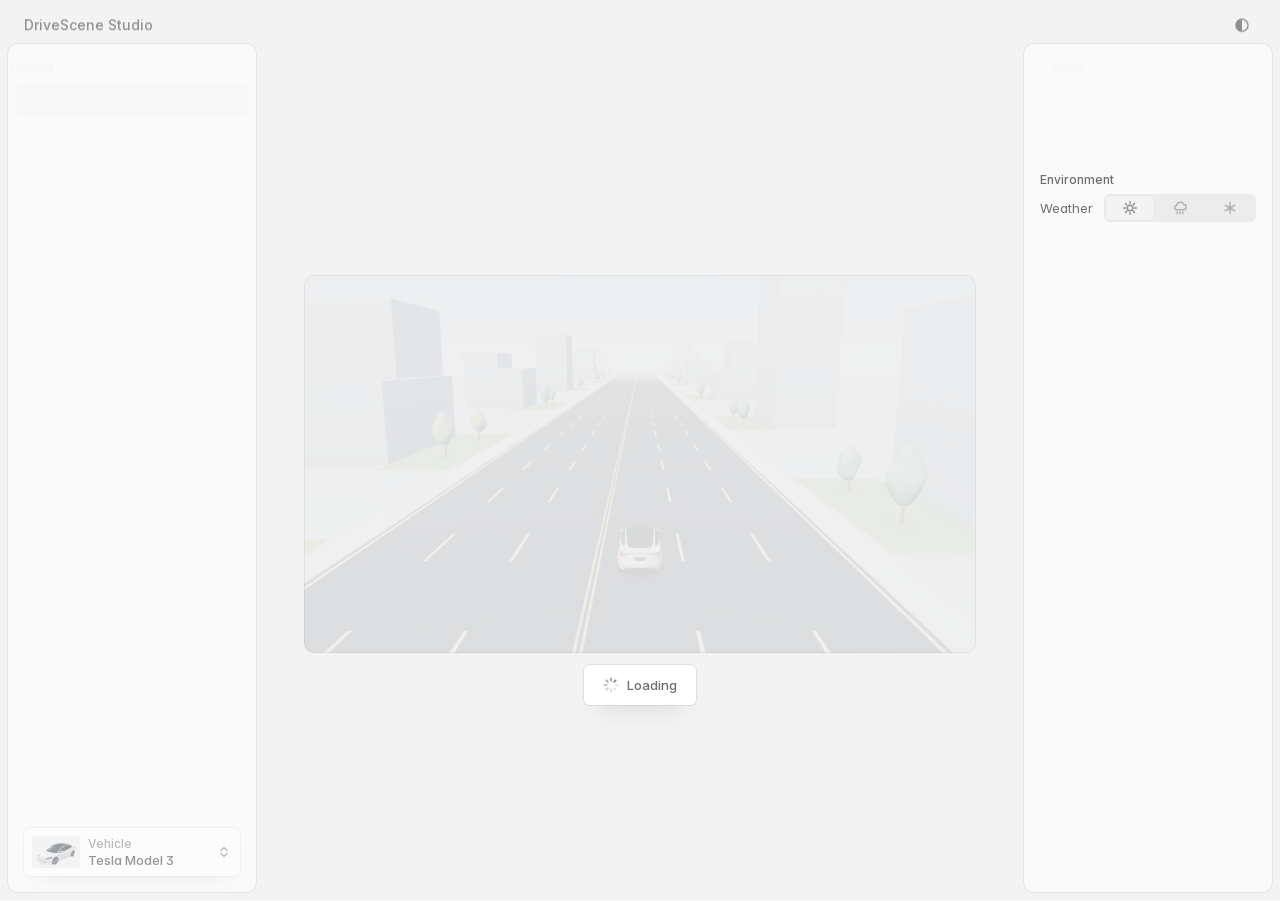
<file: index.html>
<!doctype html>
<html lang="en">
<meta charset="utf-8">
<title>DriveScene Studio</title>
<meta http-equiv="refresh" content="0; url=/DriveScene-Studio/">
<a href="/DriveScene-Studio/">Open DriveScene Studio</a>
</html>
</file>
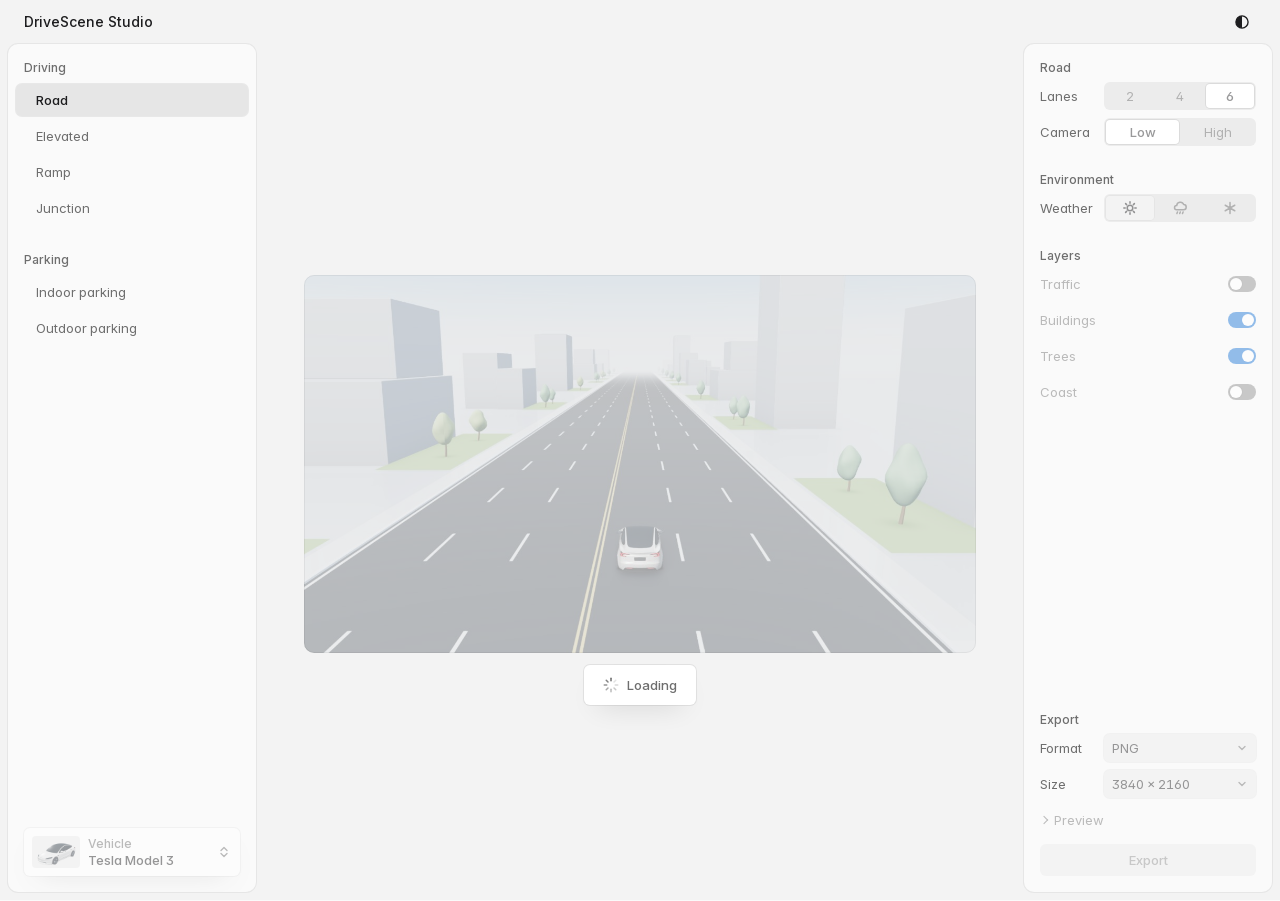
<file: DriveScene-Studio/index.html>
<!doctype html>
<html lang="en">
<head>
<meta charset="utf-8">
<meta name="viewport" content="width=device-width,initial-scale=1">
<title>DriveScene Studio</title>
<link rel="canonical" href="https://paxton0209.github.io/DriveScene-Studio/studio/ui-draft/">
<script>
// Keep existing bookmarks and shared scene parameters on the current application.
const destination = new URL('studio/ui-draft/', location.href);
destination.search = location.search;
destination.hash = location.hash;
location.replace(destination.href);
</script>
</head>
<body>
<noscript><p><a href="studio/ui-draft/">Open DriveScene Studio</a></p></noscript>
</body>
</html>

<!-- Hosted by the paxton0209.github.io publishing repository. -->
</file>
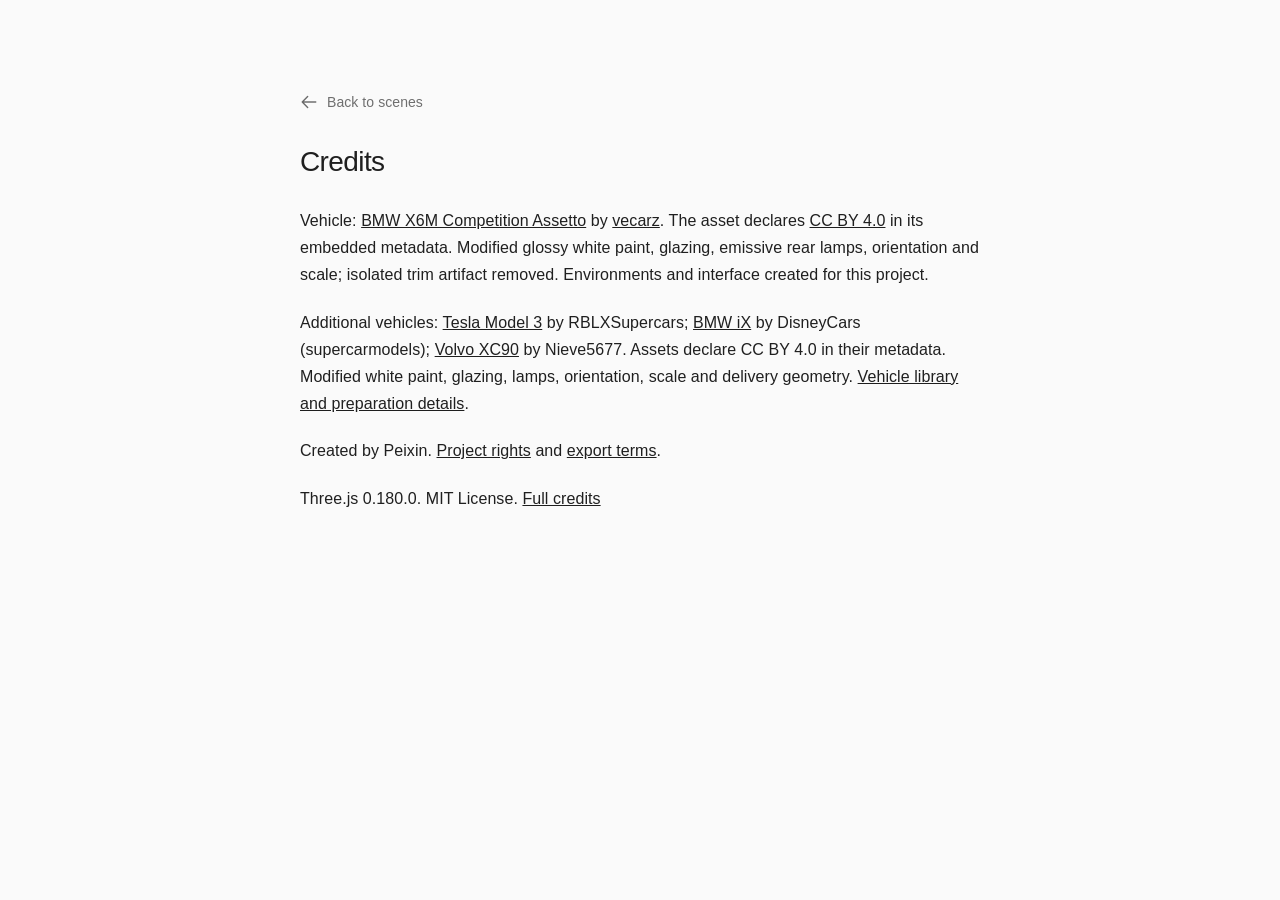
<file: DriveScene-Studio/credits.html>
<!doctype html><html lang="en"><meta charset="utf-8"><meta name="viewport" content="width=device-width,initial-scale=1"><link rel="stylesheet" href="style.css?v=20261011-restrained-C-39"><script>const q=new URLSearchParams(location.search);let stored;try{stored=localStorage.getItem("sr-theme")}catch{}const theme=q.get("mode")||stored||(matchMedia("(prefers-color-scheme: dark)").matches?"dark":"light");document.documentElement.dataset.theme=theme==="dark"?"dark":"light";</script><link rel="icon" type="image/png" sizes="32x32" href="favicon-32.png?v=photo-rounded-03"><link rel="icon" type="image/png" sizes="64x64" href="favicon-64.png?v=photo-rounded-03"><link rel="apple-touch-icon" sizes="180x180" href="apple-touch-icon.png?v=photo-rounded-03"><link rel="stylesheet" href="corners.css?v=20261013-continuous-3"><script type="module">import {initContinuousCorners} from "./continuous-corners.js?v=20261013-118";initContinuousCorners();</script><title>DriveScene Studio credits</title>
<style>/* ds-allow: Preserve the existing standalone credits layout. */body{max-width:680px;margin:80px auto;padding:24px;font:16px/1.7 -apple-system,BlinkMacSystemFont,Arial,sans-serif;color:var(--text);background:var(--page)}a{color:inherit}</style>
<body class="credits-page"><a id="back" class="back-link" href="./"><svg width="18" height="18" viewBox="0 0 20 20" fill="none" stroke="currentColor" stroke-width="1.45" stroke-linecap="round" stroke-linejoin="round" aria-hidden="true"><path d="m8.5 4-6 6 6 6M2.5 10h15"/></svg><span>Back to scenes</span></a><h1>Credits</h1><p>Vehicle: <a href="https://sketchfab.com/3d-models/bmw-x6m-competition-assetto-wwwvecarzcom-3979a908081948e0971f5a5380b60a0f">BMW X6M Competition Assetto</a> by <a href="https://sketchfab.com/heynic">vecarz</a>. The asset declares <a href="https://creativecommons.org/licenses/by/4.0/">CC BY 4.0</a> in its embedded metadata. Modified glossy white paint, glazing, emissive rear lamps, orientation and scale; isolated trim artifact removed. Environments and interface created for this project.</p><p>Additional vehicles: <a href="https://sketchfab.com/3d-models/2024-tesla-model-3-fd22be415215453693d67e33aa7812d0">Tesla Model 3</a> by RBLXSupercars; <a href="https://sketchfab.com/3d-models/2024-bmw-ix-b277d6b6109845ffb3cc5de325e71948">BMW iX</a> by DisneyCars (supercarmodels); <a href="https://sketchfab.com/3d-models/volvo-xc90-8135a6c9c9344079bfaefc9d747e2ceb">Volvo XC90</a> by Nieve5677. Assets declare CC BY 4.0 in their metadata. Modified white paint, glazing, lamps, orientation, scale and delivery geometry. <a href="vehicle-library/README.md">Vehicle library and preparation details</a>.</p><p>Created by Peixin. <a href="LICENSE">Project rights</a> and <a href="ASSET-LICENSE.md">export terms</a>.</p><p>Three.js 0.180.0. MIT License. <a href="CREDITS.md">Full credits</a></p><script>const back=new URL("./",location.href);back.searchParams.set("mode",document.documentElement.dataset.theme);back.searchParams.set("scene",q.get("scene")||"02");document.getElementById("back").href=back.href;</script></body></html>
</file>
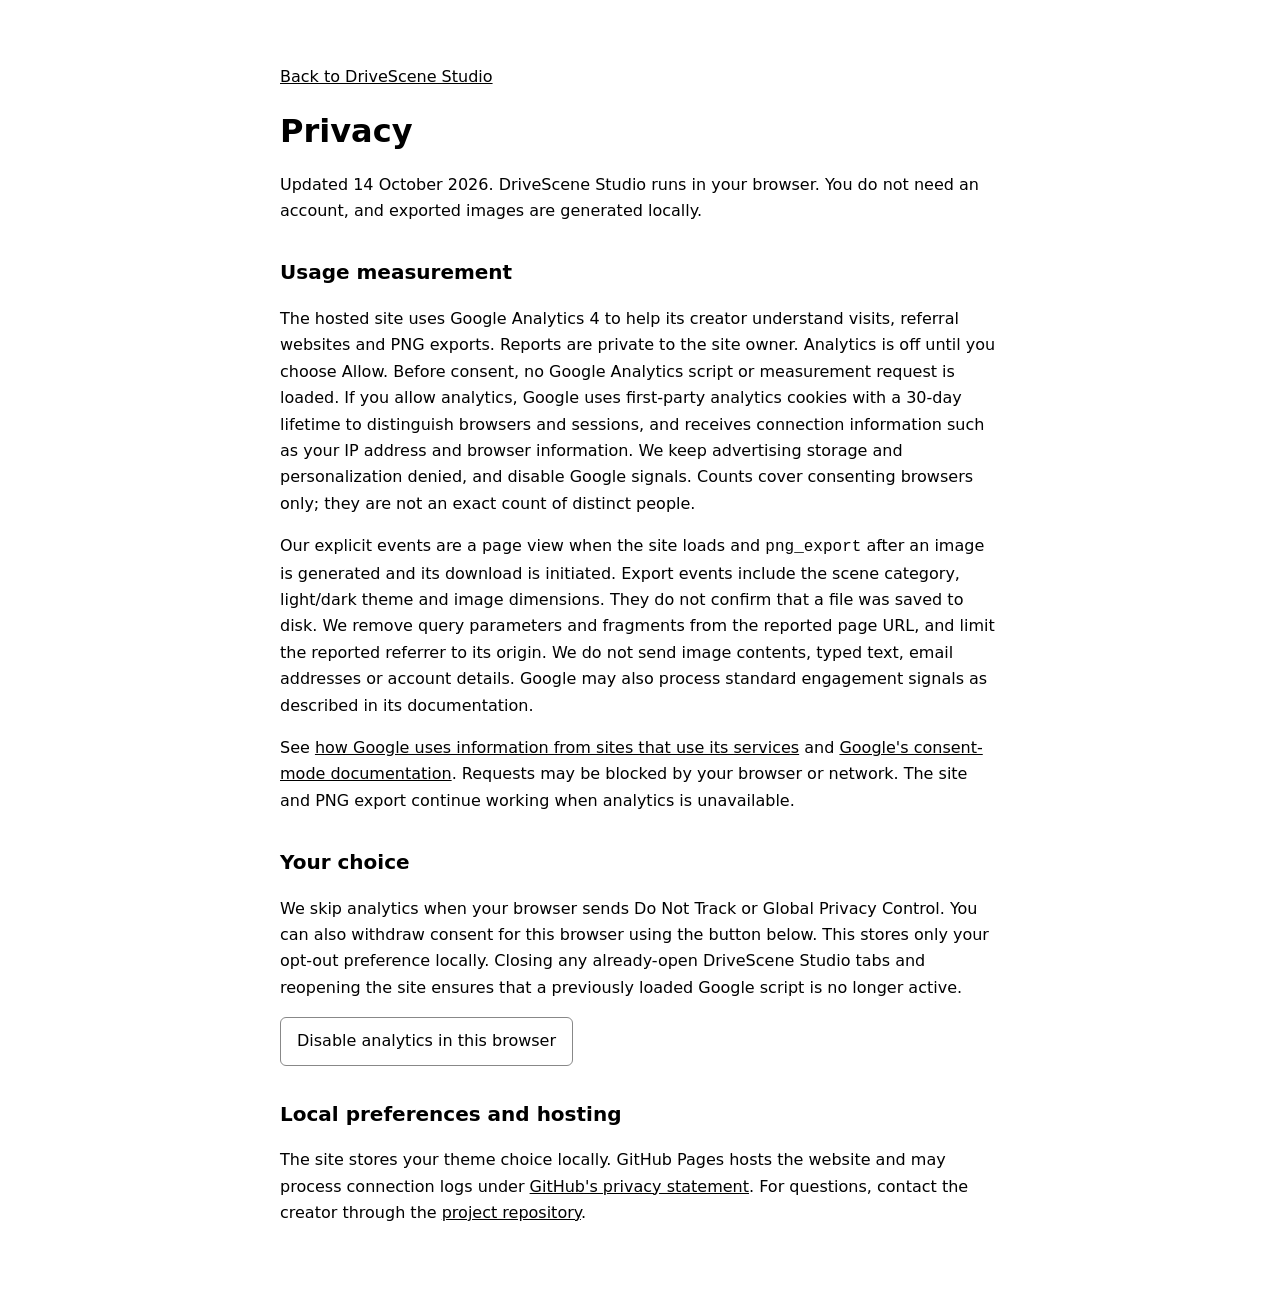
<file: DriveScene-Studio/privacy.html>
<!doctype html>
<html lang="en"><head><meta charset="utf-8"><meta name="viewport" content="width=device-width,initial-scale=1"><title>Privacy · DriveScene Studio</title><style>:root{color-scheme:light dark}body{max-width:720px;margin:64px auto;padding:0 24px;font:16px/1.65 system-ui,sans-serif}h1{font-size:32px;line-height:1.2}h2{font-size:20px;margin-top:32px}a{color:inherit}button{font:inherit;padding:10px 16px;cursor:pointer;border:1px solid #888;border-radius:6px;background:transparent;color:inherit}p{margin:16px 0}</style></head><body><a href="./">Back to DriveScene Studio</a><h1>Privacy</h1><p>Updated 14 October 2026. DriveScene Studio runs in your browser. You do not need an account, and exported images are generated locally.</p><h2>Usage measurement</h2><p>The hosted site uses Google Analytics 4 to help its creator understand visits, referral websites and PNG exports. Reports are private to the site owner. Analytics is off until you choose Allow. Before consent, no Google Analytics script or measurement request is loaded. If you allow analytics, Google uses first-party analytics cookies with a 30-day lifetime to distinguish browsers and sessions, and receives connection information such as your IP address and browser information. We keep advertising storage and personalization denied, and disable Google signals. Counts cover consenting browsers only; they are not an exact count of distinct people.</p><p>Our explicit events are a page view when the site loads and <code>png_export</code> after an image is generated and its download is initiated. Export events include the scene category, light/dark theme and image dimensions. They do not confirm that a file was saved to disk. We remove query parameters and fragments from the reported page URL, and limit the reported referrer to its origin. We do not send image contents, typed text, email addresses or account details. Google may also process standard engagement signals as described in its documentation.</p><p>See <a href="https://policies.google.com/technologies/partner-sites">how Google uses information from sites that use its services</a> and <a href="https://developers.google.com/tag-platform/security/concepts/consent-mode">Google's consent-mode documentation</a>. Requests may be blocked by your browser or network. The site and PNG export continue working when analytics is unavailable.</p><h2>Your choice</h2><p>We skip analytics when your browser sends Do Not Track or Global Privacy Control. You can also withdraw consent for this browser using the button below. This stores only your opt-out preference locally. Closing any already-open DriveScene Studio tabs and reopening the site ensures that a previously loaded Google script is no longer active.</p><button id="optout" type="button">Disable analytics in this browser</button><p id="status" role="status"></p><h2>Local preferences and hosting</h2><p>The site stores your theme choice locally. GitHub Pages hosts the website and may process connection logs under <a href="https://docs.github.com/en/site-policy/privacy-policies/github-general-privacy-statement">GitHub's privacy statement</a>. For questions, contact the creator through the <a href="https://github.com/Paxton0209/DriveScene-Studio">project repository</a>.</p><script>const button=document.getElementById('optout'),status=document.getElementById('status');function show(){try{if(localStorage.getItem('drivescene-analytics-disabled')==='1'){button.disabled=true;button.textContent='Analytics disabled';status.textContent='This browser is opted out. Reopen the scene page to apply the choice to existing tabs.'}}catch{status.textContent='Browser storage is unavailable; analytics stays disabled on the scene page.'}}button.addEventListener('click',()=>{try{localStorage.setItem('drivescene-analytics-disabled','1');localStorage.setItem('drivescene-analytics-choice','deny');for(const cookie of document.cookie.split(';')){const name=cookie.trim().split('=')[0];if(name.startsWith('_ga')){document.cookie=name+'=; Max-Age=0; Path=/DriveScene-Studio/; Domain=paxton0209.github.io';}}show()}catch{status.textContent='Could not save the preference. Use your browser’s Do Not Track or Global Privacy Control setting.'}});show();</script></body></html>
</file>
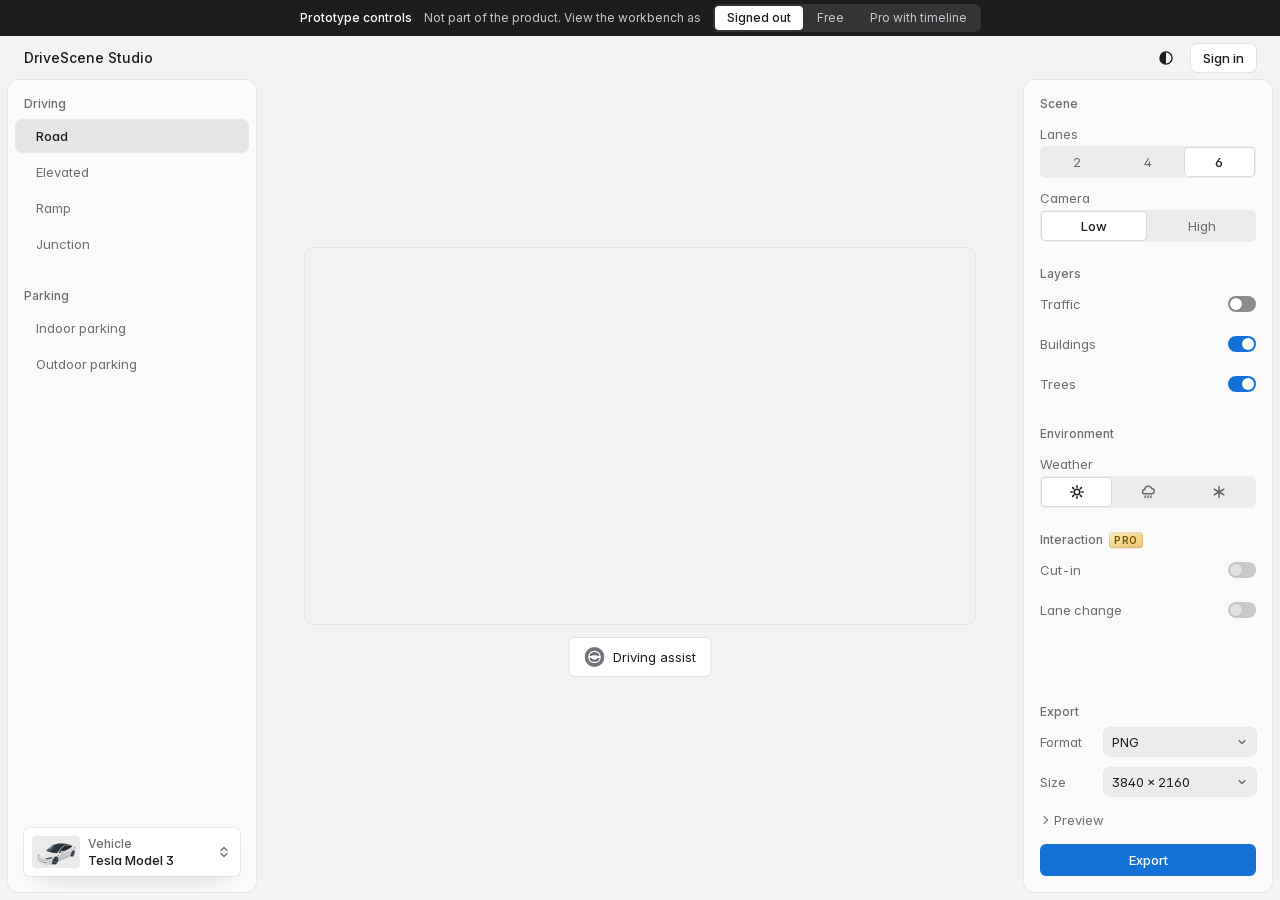
<file: DriveScene-Studio/studio/ui-draft/pro-prototype.html>
<!DOCTYPE html>
<html lang="en" data-theme="light" data-startup-preview="clear" data-library-icons="desaturate">
<head>
<meta charset="UTF-8">
<meta name="viewport" content="width=device-width, initial-scale=1">
<meta name="scene-engine-revision" content="abc396b8c3d4">
<title>DriveScene Studio — Pro prototype</title>
<link rel="icon" href="../../favicon-32.png" sizes="32x32">
<script>
(() => {
  const query = new URLSearchParams(location.search);
  const root = document.documentElement;
  const parked = query.get('view') === 'parked' && !query.get('interaction') &&
    ['parking', 'outdoor'].includes(query.get('scene'));
  const state = parked ? history.state?.parkedPreview : null;
  let theme = state?.theme;
  try { theme = localStorage.getItem('sr-ui-draft-theme') ?? theme; } catch {}
  root.dataset.theme = theme === 'dark' ? 'dark' : 'light';
  if (!parked) return;
  root.dataset.parkedEntry = '';
  if (state?.theme === root.dataset.theme && state.poster?.startsWith('data:image/jpeg;base64,')) {
    root.style.setProperty('--parked-entry-frame', 'url("' + state.poster + '")');
  }
})();
</script>
<link rel="stylesheet" href="draft.css"><link rel="stylesheet" href="inspector.css"><link rel="stylesheet" href="guizang-trial.css"><link rel="stylesheet" href="shell-v5.css"><link rel="stylesheet" href="pro-prototype/prototype.css?v=c8d92b2c5d03">
</head>
<body data-ready="true">
<div id="app">
<header class="toolbar"><span class="project-name">DriveScene Studio</span><div class="account-actions" id="account-actions"></div><button id="theme" class="icon-button" aria-label="Switch to dark theme" data-tip="Appearance"><svg data-appearance="" width="18" height="18" viewBox="0 0 20 20" aria-hidden="true"><circle cx="10" cy="10" r="6.75" fill="none" stroke="currentColor" stroke-width="1.5"></circle><path d="M10 3.25a6.75 6.75 0 0 0 0 13.5Z" fill="currentColor"></path></svg></button></header>
<div class="workspace">
<aside id="library" aria-label="Scene and vehicle library"><button type="button" id="mobile-scene" aria-haspopup="menu" aria-expanded="false" aria-controls="mobile-scene-menu" aria-label="Scene: Road">Road</button><nav id="scene-nav" data-motion-indicator="true" aria-label="Scenes"><svg width="0" height="0" style="position: absolute" aria-hidden="true">
<defs>
<linearGradient id="ud-icAsph" x1="0" y1="0" x2="0" y2="1"><stop offset="0" stop-color="#737b8d"></stop><stop offset="1" stop-color="#474e5d"></stop></linearGradient>
<linearGradient id="ud-icAsphSide" x1="0" y1="0" x2="0" y2="1"><stop offset="0" stop-color="#5E6575"></stop><stop offset="1" stop-color="#3C4250"></stop></linearGradient>
<linearGradient id="ud-icPillar" x1="0" y1="0" x2="0" y2="1"><stop offset="0" stop-color="#D3D8E0"></stop><stop offset="1" stop-color="#A9B1BE"></stop></linearGradient>
<linearGradient id="ud-icBlue" x1="0" y1="0" x2="0" y2="1"><stop offset="0" stop-color="#2B8EFF"></stop><stop offset="1" stop-color="#007AFF"></stop></linearGradient>
<linearGradient id="ud-icRoof" x1="0" y1="0" x2="0" y2="1"><stop offset="0" stop-color="#C9CFD8"></stop><stop offset="1" stop-color="#9CA5B3"></stop></linearGradient>
<linearGradient id="ud-icTree" x1="0" y1="0" x2="0" y2="1"><stop offset="0" stop-color="#A2D396"></stop><stop offset="1" stop-color="#6CAA68"></stop></linearGradient>
</defs>
</svg><div class="nav-title" data-startup-control="left" style="--startup-delay: 0ms;">Driving</div><button class="scene-row" data-scene="road" data-tip="Road" aria-label="Road" aria-current="page" data-startup-control="left" style="--startup-delay: 40.5ms;"><svg width="20" height="20" viewBox="0 0 20 20" aria-hidden="true"><rect x="2" y="2" width="16" height="16" rx="4.4" fill="url(#ud-icAsph)"></rect><path d="M9.8 5.4H10.2Q11.1 5.4 11.353 6.264L13.547 13.736Q13.8 14.6 12.9 14.6H7.1Q6.2 14.6 6.453 13.736L8.647 6.264Q8.9 5.4 9.8 5.4Z" fill="#FFFFFF"></path><path d="M10 7.4v1.3M10 10.6v2.2" stroke="#5A6171" stroke-width="1.1" stroke-linecap="round"></path></svg><span data-label="Road">Road</span></button><button class="scene-row" data-scene="elevated" data-tip="Elevated" aria-label="Elevated" data-startup-control="left" style="--startup-delay: 81ms;"><svg width="20" height="20" viewBox="0 0 20 20" aria-hidden="true"><rect x="2" y="2" width="16" height="16" rx="4.4" fill="url(#ud-icAsph)"></rect><path d="M5.8 8h8.4" stroke="#FFFFFF" stroke-width="1.7" stroke-linecap="round" stroke-linejoin="round" fill="none"></path><path d="M7.8 8v6M12.2 8v6" stroke="#FFFFFF" stroke-width="1.5" stroke-linecap="round" stroke-linejoin="round" fill="none"></path></svg><span data-label="Elevated">Elevated</span></button><button class="scene-row" data-scene="ramp" data-tip="Ramp" aria-label="Ramp" data-startup-control="left" style="--startup-delay: 121.5ms;"><svg width="20" height="20" viewBox="0 0 20 20" aria-hidden="true"><rect x="2" y="2" width="16" height="16" rx="4.4" fill="url(#ud-icAsph)"></rect><path d="M6.6 14.2c0-4 2.5-6.5 7-7.6" stroke="#FFFFFF" stroke-width="1.5" stroke-linecap="round" stroke-linejoin="round" fill="none"></path><path d="M11.5 5.7l2.1.9-.9 2.1" stroke="#FFFFFF" stroke-width="1.5" stroke-linecap="round" stroke-linejoin="round" fill="none"></path></svg><span data-label="Ramp">Ramp</span></button><button class="scene-row" data-scene="junction" data-tip="Junction" aria-label="Junction" data-startup-control="left" style="--startup-delay: 202.5ms;"><svg width="20" height="20" viewBox="0 0 20 20" aria-hidden="true"><rect x="2" y="2" width="16" height="16" rx="4.4" fill="url(#ud-icAsph)"></rect><path d="M8.2 5.6v2.6H5.6M11.8 5.6v2.6h2.6M8.2 14.4v-2.6H5.6M11.8 14.4v-2.6h2.6" stroke="#FFFFFF" stroke-width="1.5" stroke-linecap="round" stroke-linejoin="round" fill="none"></path></svg><span data-label="Junction">Junction</span></button><div class="nav-title" data-startup-control="left" style="--startup-delay: 243ms;">Parking</div><button class="scene-row" data-scene="parking" data-tip="Indoor parking" aria-label="Indoor parking" data-startup-control="left" style="--startup-delay: 283.5ms;"><svg width="20" height="20" viewBox="0 0 20 20" aria-hidden="true"><rect x="2" y="2" width="16" height="16" rx="4.4" fill="url(#ud-icBlue)"></rect><path d="m5.8 7.5 4.2-3 4.2 3M8.3 15V9.1h2a1.7 1.7 0 0 1 0 3.4h-2" fill="none" stroke="#FFFFFF" stroke-width="1.4" stroke-linecap="round" stroke-linejoin="round"></path></svg><span data-label="Indoor parking">Indoor parking</span></button><button class="scene-row" data-scene="outdoor" data-tip="Outdoor parking" aria-label="Outdoor parking" data-startup-control="left" style="--startup-delay: 324ms;"><svg width="20" height="20" viewBox="0 0 20 20" aria-hidden="true"><rect x="2" y="2" width="16" height="16" rx="4.4" fill="url(#ud-icBlue)"></rect><path d="M8.3 13.8V6.4h2.2a2.05 2.05 0 0 1 0 4.1H8.3" fill="none" stroke="#FFFFFF" stroke-width="1.6" stroke-linecap="round" stroke-linejoin="round"></path><rect x="15.4" y="16.2" width="1.2" height="3.4" rx="0.6" fill="#8A6A4E"></rect><path d="M16 11.2c-1.7 1.1-2.6 2.8-2.6 4.1a2.6 2.6 0 0 0 5.2 0c0-1.3-.9-3-2.6-4.1Z" fill="url(#ud-icTree)" stroke="{{t.bg}}" stroke-width="1.4" paint-order="stroke"></path></svg><span data-label="Outdoor parking">Outdoor parking</span></button></nav><section id="vehicle-panel" aria-labelledby="vehicles-heading"><h2 id="vehicles-heading" class="library-heading">Vehicles</h2><span id="vehicle-name" hidden="">Tesla Model 3</span><div id="vehicle-strip" class="segment vehicle-strip" role="radiogroup" aria-label="Vehicle for all scenes"><button role="radio" data-vehicle="model-3" aria-label="Tesla Model 3" data-tip="Tesla Model 3" aria-checked="true" tabindex="0"><span class="vehicle-icon-slot"><img src="[data-uri]" decoding="sync" alt=""></span><span class="vehicle-option-name">Tesla Model 3</span></button><button role="radio" data-vehicle="x6" aria-label="BMW X6" data-tip="BMW X6" aria-checked="false" tabindex="-1"><span class="vehicle-icon-slot"><img src="[data-uri]" decoding="sync" alt=""></span><span class="vehicle-option-name">BMW X6</span></button><button role="radio" data-vehicle="ix" aria-label="BMW iX" data-tip="BMW iX" aria-checked="false" tabindex="-1"><span class="vehicle-icon-slot"><img src="[data-uri]" decoding="sync" alt=""></span><span class="vehicle-option-name">BMW iX</span></button><button role="radio" data-vehicle="xc90" aria-label="Volvo XC90" data-tip="Volvo XC90" aria-checked="false" tabindex="-1"><span class="vehicle-icon-slot"><img src="[data-uri]" decoding="sync" alt=""></span><span class="vehicle-option-name">Volvo XC90</span></button></div><button type="button" class="shell-vehicle-card" aria-haspopup="menu" aria-expanded="false" aria-label="Vehicle: Tesla Model 3"><span class="thumb"><img alt="" src="[data-uri]"></span><span class="text"><span class="caption">Vehicle</span><span class="name">Tesla Model 3</span></span><svg viewBox="0 0 16 16" fill="none" stroke="currentColor" stroke-width="1.4" stroke-linecap="round" stroke-linejoin="round" aria-hidden="true"><path d="m5 6.5 3-3 3 3M5 9.5l3 3 3-3"></path></svg></button></section></aside>
<main id="stage" aria-label="Scene canvas"><div id="artboard" aria-busy="false">
<div class="artboard-label"><span id="artboard-name">Road, 6 lanes, Low camera</span><span class="preview-tools"><span id="artboard-size">3840 × 2160</span></span></div>
<div class="artboard-clip"><button id="indicator-mute" class="icon-button" aria-label="Mute turn signal sound" aria-pressed="false" data-tip="Mute turn signal sound" hidden=""></button><div id="startup-surface"></div><span id="menu-cover" aria-hidden="true"></span><button id="canvas-transport" type="button" class="icon-button" data-parking="false" data-visible="false" tabindex="-1" aria-hidden="true" data-playing="false" data-complete="false" aria-label="Replay scene" data-tip="Replay scene"></button></div>
<div id="canvas-playback"><button id="scene-transport" class="raised" aria-label="Driving assist" data-finished="false" role="switch" aria-checked="false" data-tip="Turn on driving assist">Driving assist</button></div><div id="parking-status" hidden=""><span class="parking-gear"><svg viewBox="0 0 40 40" aria-hidden="true"><circle class="parking-ring" cx="20" cy="20" r="18.5"></circle><text class="parking-letter" x="20" y="27"></text></svg></span><span class="parking-copy"><span class="parking-instruction"></span><span class="parking-reminder"></span></span></div></div></main>
<aside id="inspector" aria-label="Inspector"><div id="inspector-scroll">
<section class="vehicle-slot"><button id="assist" role="switch" aria-checked="false" data-tip="Driving assist" hidden=""><span id="assist-label">Driving assist</span></button></section>
<section id="scene-settings"><h2 id="scene-group" data-startup-control="right" style="--startup-delay: 0ms;">Road</h2><div id="scene-properties" class="properties"><div class="property" data-startup-control="right" style="--startup-delay: 27ms;"><span class="property-label">Lanes</span><div class="segment" role="radiogroup" aria-label="Lanes" data-param="lanes" data-motion-indicator="true"><button role="radio" aria-checked="false" data-value="2" tabindex="-1" data-tip="Lanes 2" aria-label="2">2</button><button role="radio" aria-checked="false" data-value="4" tabindex="-1" data-tip="Lanes 4" aria-label="4">4</button><button role="radio" aria-checked="true" data-value="6" tabindex="0" data-tip="Lanes 6" aria-label="6">6</button></div></div><div class="property" data-startup-control="right" style="--startup-delay: 54ms;"><span class="property-label">Camera</span><div class="segment" role="radiogroup" aria-label="Camera" data-param="camera" data-motion-indicator="true"><button role="radio" aria-checked="true" data-value="low" tabindex="0" data-tip="Camera Low" aria-label="Low">Low</button><button role="radio" aria-checked="false" data-value="high" tabindex="-1" data-tip="Camera High" aria-label="High">High</button></div></div><div class="property" data-startup-control="right" style="--startup-delay: 81ms;"><span class="property-label">Weather</span><div class="segment" role="radiogroup" aria-label="Weather" data-param="weather"><button role="radio" aria-checked="true" data-value="default" tabindex="0" data-tip="default" aria-label="Clear"><svg width="14" height="14" viewBox="0 0 16 16" fill="none" stroke="currentColor" stroke-width="1.4" stroke-linecap="round" aria-hidden="true"><circle cx="8" cy="8" r="2.8"></circle><path d="M8 1.8v1.4M8 12.8v1.4M1.8 8h1.4M12.8 8h1.4M3.6 3.6l1 1M11.4 11.4l1 1M3.6 12.4l1-1M11.4 4.6l1-1"></path></svg></button><button role="radio" aria-checked="false" data-value="rain" tabindex="-1" data-tip="rain" aria-label="Rain"><svg width="14" height="14" viewBox="0 0 16 16" fill="none" stroke="currentColor" stroke-width="1.4" stroke-linecap="round" stroke-linejoin="round" aria-hidden="true"><path d="M4.6 9.8h6.9a2.6 2.6 0 0 0 .2-5.2 3.6 3.6 0 0 0-7 1A2.1 2.1 0 0 0 4.6 9.8z"></path><path d="M5.5 12l-.6 1.6M8.3 12l-.6 1.6M11.1 12l-.6 1.6"></path></svg></button><button role="radio" aria-checked="false" data-value="snow" tabindex="-1" data-tip="snow" aria-label="Snow"><svg width="14" height="14" viewBox="0 0 16 16" fill="none" stroke="currentColor" stroke-width="1.4" stroke-linecap="round" aria-hidden="true"><path d="M8 2.5v11M3.24 5.25l9.52 5.5M3.24 10.75l9.52-5.5"></path></svg></button></div></div></div></section><section><h2 data-startup-control="right" style="--startup-delay: 108ms;">Layers</h2><div id="layers"><button class="layer-row" data-layer="traffic" aria-label="Traffic" aria-pressed="false" data-tip="Traffic" data-startup-control="right" style="--startup-delay: 135ms;"><span>Traffic</span><svg class="layer-check" width="12" height="12" viewBox="0 0 12 12" aria-hidden="true"><path d="m2.5 6 2.2 2.2 4.8-4.8" fill="none" stroke="currentColor" stroke-width="1.4" stroke-linecap="round" stroke-linejoin="round"></path></svg></button><button class="layer-row" data-layer="buildings" aria-label="Buildings" aria-pressed="true" data-tip="Buildings" data-startup-control="right" style="--startup-delay: 162ms;"><span>Buildings</span><svg class="layer-check" width="12" height="12" viewBox="0 0 12 12" aria-hidden="true"><path d="m2.5 6 2.2 2.2 4.8-4.8" fill="none" stroke="currentColor" stroke-width="1.4" stroke-linecap="round" stroke-linejoin="round"></path></svg></button><button class="layer-row" data-layer="trees" aria-label="Trees" aria-pressed="true" data-tip="Trees" data-startup-control="right" style="--startup-delay: 189ms;"><span>Trees</span><svg class="layer-check" width="12" height="12" viewBox="0 0 12 12" aria-hidden="true"><path d="m2.5 6 2.2 2.2 4.8-4.8" fill="none" stroke="currentColor" stroke-width="1.4" stroke-linecap="round" stroke-linejoin="round"></path></svg></button><button class="layer-row" data-layer="roadworks" aria-label="Roadworks" aria-pressed="false" data-tip="Roadworks" disabled="" data-startup-control="right" style="--startup-delay: 243ms;"><span>Roadworks</span><svg class="layer-check" width="12" height="12" viewBox="0 0 12 12" aria-hidden="true"><path d="m2.5 6 2.2 2.2 4.8-4.8" fill="none" stroke="currentColor" stroke-width="1.4" stroke-linecap="round" stroke-linejoin="round"></path></svg></button></div></section><section id="shared-settings"><h2>Environment</h2><div id="shared-weather" title="Applies across outdoor scenes"><span class="shared-label">Weather</span><div class="shared-weather-options" role="radiogroup" aria-label="Weather for all outdoor scenes" data-motion-indicator="true"><button type="button" data-weather="default" role="radio" aria-label="Clear" title="Clear" aria-checked="true" tabindex="0"><svg width="14" height="14" viewBox="0 0 16 16" fill="none" stroke="currentColor" stroke-width="1.4" stroke-linecap="round" aria-hidden="true"><circle cx="8" cy="8" r="2.8"></circle><path d="M8 1.8v1.4M8 12.8v1.4M1.8 8h1.4M12.8 8h1.4M3.6 3.6l1 1M11.4 11.4l1 1M3.6 12.4l1-1M11.4 4.6l1-1"></path></svg></button><button type="button" data-weather="rain" role="radio" aria-label="Rain" title="Rain" aria-checked="false" tabindex="-1"><svg width="14" height="14" viewBox="0 0 16 16" fill="none" stroke="currentColor" stroke-width="1.4" stroke-linecap="round" stroke-linejoin="round" aria-hidden="true"><path d="M4.6 9.8h6.9a2.6 2.6 0 0 0 .2-5.2 3.6 3.6 0 0 0-7 1A2.1 2.1 0 0 0 4.6 9.8z"></path><path d="M5.5 12l-.6 1.6M8.3 12l-.6 1.6M11.1 12l-.6 1.6"></path></svg></button><button type="button" data-weather="snow" role="radio" aria-label="Snow" title="Snow" aria-checked="false" tabindex="-1"><svg width="14" height="14" viewBox="0 0 16 16" fill="none" stroke="currentColor" stroke-width="1.4" stroke-linecap="round" aria-hidden="true"><path d="M8 2.5v11M3.24 5.25l9.52 5.5M3.24 10.75l9.52-5.5"></path></svg></button></div></div></section>
<section id="interaction-settings"></section>

</div><section id="export-section"><h2 data-startup-control="right" style="--startup-delay: 270ms;">Export</h2><div class="properties">
<label class="property" data-startup-control="right" style="--startup-delay: 297ms;"><span class="property-label">Format</span><select id="format" aria-label="Export format" data-tip="Scene image PNG" hidden=""><option value="png">PNG</option><option value="kit">Kit (ZIP)</option><option value="camera">Camera (JSON)</option><option value="depth">Depth (PNG)</option><option value="video">Video (MP4)</option></select><button type="button" class="format-trigger" aria-haspopup="listbox" aria-expanded="false" aria-label="Export format" aria-controls="format-options"><span>PNG</span><svg width="12" height="12" viewBox="0 0 12 12" fill="none" aria-hidden="true"><path d="m3 4.5 3 3 3-3" stroke="currentColor" stroke-width="1.4" stroke-linecap="round" stroke-linejoin="round"></path></svg></button></label>
<div class="property" data-startup-control="right" style="--startup-delay: 324ms;"><span class="property-label">Size</span><span class="export-size"><select id="image-size" aria-label="Export size" hidden=""><option value="3840" selected="">3840 × 2160</option><option value="1920">1920 × 1080</option></select><button type="button" class="format-trigger" aria-haspopup="listbox" aria-expanded="false" aria-label="Export size" aria-controls="image-size-options"><span>3840 × 2160</span><svg width="12" height="12" viewBox="0 0 12 12" fill="none" aria-hidden="true"><path d="m3 4.5 3 3 3-3" stroke="currentColor" stroke-width="1.4" stroke-linecap="round" stroke-linejoin="round"></path></svg></button><select id="video-duration" aria-label="Video duration" hidden=""><option value="5">5 seconds</option><option value="10" selected="">10 seconds</option><option value="15">15 seconds</option></select></span></div>
</div><details id="export-preview" data-startup-control="right" style="--startup-delay: 351ms;"><summary>Preview</summary><img id="export-preview-image" alt="Export preview" hidden="" tabindex="0" role="button" aria-label="放大导出预览"><p id="export-preview-description"></p></details><button id="export" class="raised" data-tip="Export" data-startup-control="right" style="--startup-delay: 378ms;"><span id="export-label">Export</span></button></section></aside></div>

</div>
<div id="format-options" class="format-options" role="listbox" aria-label="Export format" hidden=""><button type="button" role="option" aria-selected="true" tabindex="-1" data-value="png">PNG</button><button type="button" role="option" aria-selected="false" tabindex="-1" data-value="kit">Kit (ZIP)</button><button type="button" role="option" aria-selected="false" tabindex="-1" data-value="camera">Camera (JSON)</button><button type="button" role="option" aria-selected="false" tabindex="-1" data-value="depth">Depth (PNG)</button><button type="button" role="option" aria-selected="false" tabindex="-1" data-value="video">Video (MP4)</button></div>
<div id="image-size-options" class="format-options" role="listbox" aria-label="Export size" hidden=""><button type="button" role="option" aria-selected="true" tabindex="-1" data-value="3840">3840 × 2160</button><button type="button" role="option" aria-selected="false" tabindex="-1" data-value="1920">1920 × 1080</button></div>
<div id="tooltip" role="tooltip" hidden=""></div>
<div id="feedback-stack" class="ds-toast-stack"><div id="feedback" class="ds-toast" hidden=""><span id="feedback-message"></span><span id="feedback-action"></span></div></div>
<script type="module" src="pro-prototype/prototype.js?v=75b764db753c"></script>
</body>
</html>
</file>
<file: DriveScene-Studio/style.css>
/* Driving Scenes UI / R12. Shared type, spacing and motion tokens. */
:root{font-family:-apple-system,BlinkMacSystemFont,"SF Pro Text","Segoe UI",sans-serif;font-synthesis:none;font-size:14px;line-height:1.5;letter-spacing:.005em;color-scheme:light;--page:#fafafa;--ink:0 0 0;--text:rgb(var(--ink)/.88);--text-secondary:rgb(var(--ink)/.64);--muted:rgb(var(--ink)/.52);--text-tertiary:rgb(var(--ink)/.40);--line:#ececec;--soft:#f0f0f0;--hover:#f5f5f5;--selected:#fff;--shadow:0 3px 10px #0000000e;--motion:240ms cubic-bezier(.22,.8,.25,1);color:var(--text);background:var(--page)}
:root[data-theme=dark]{color-scheme:dark;--page:#191a1c;--ink:255 255 255;--text:rgb(var(--ink)/.92);--text-secondary:rgb(var(--ink)/.76);--muted:rgb(var(--ink)/.56);--text-tertiary:rgb(var(--ink)/.40);--line:#303236;--soft:#292b2f;--hover:#25272b;--selected:#45484d;--shadow:0 3px 10px #0003}
*{box-sizing:border-box}body{margin:0}button,input,select{font:inherit;letter-spacing:inherit}button,a,input,select{touch-action:manipulation;-webkit-tap-highlight-color:transparent}button{cursor:pointer;color:inherit}button:disabled{cursor:default}button:focus-visible,a:focus-visible,input:focus-visible{outline:2px solid var(--muted);outline-offset:4px}button{border:0}[hidden]{display:none!important}
header{max-width:1760px;margin:0 auto;padding:0 40px;min-height:88px;display:flex;align-items:center;justify-content:space-between;gap:24px;position:relative}header:after{content:'';position:absolute;bottom:0;left:40px;right:40px;height:1px;background:var(--line)}.wordmark{font-size:21px;line-height:28px;font-weight:500;color:var(--text);text-decoration:none;letter-spacing:0}
main{max-width:1760px;margin:0 auto;padding:32px 40px 40px;display:grid;grid-template-columns:184px minmax(0,1fr);gap:40px}aside,.workspace{min-width:0}nav{display:grid;gap:14px}.structure-heading{margin:0;font-size:14px;font-weight:500}.group-toggle{width:100%;display:flex;align-items:center;justify-content:space-between;gap:16px;min-height:42px;padding:10px 12px;background:transparent;border-radius:6px;text-align:left;font-weight:500}.group-toggle:after{content:'';width:6px;height:6px;border-right:1.5px solid var(--muted);border-bottom:1.5px solid var(--muted);transform:rotate(-45deg);margin-right:4px;transition:transform var(--motion)}.group-toggle[aria-expanded=true]:after{transform:rotate(45deg)}.group-toggle:hover,.scene:hover,.reference-button:hover{background:var(--hover)}.structure-items{display:grid;gap:2px;padding:4px 0 8px 12px}.scene{width:100%;text-align:left;padding:11px 12px;border-radius:6px;background:transparent;font-size:13px;color:var(--muted)}.scene[aria-current=true],.reference-button[aria-current=true]{background:var(--soft);color:var(--text);font-weight:500}.reference-button{margin-top:22px;padding:11px 12px;width:100%;text-align:left;background:transparent;border-radius:6px;color:var(--muted);font-size:13px}
.intro{display:flex;align-items:center;justify-content:space-between;min-height:42px;gap:20px;margin-bottom:24px}h1{font-size:20px;font-weight:500;letter-spacing:0;line-height:28px;margin:0}.toolbar{min-width:0}.control-group{min-width:0}.appearance-control{flex-shrink:0}
.segments{display:flex;gap:0;position:relative;isolation:isolate}.segments button{width:58px;padding:10px 5px;background:transparent;font-size:13px;font-weight:500;color:var(--muted);transition:color var(--motion)}.segments button[aria-pressed=true]{color:var(--text)}.segments:after{content:'';position:absolute;bottom:4px;left:16px;width:26px;height:2px;border-radius:2px;background:var(--text);transform:translateX(0);transition:transform var(--motion)}.segments[data-mode=dark]:after{transform:translateX(58px)}
.view-segments{display:flex;position:relative;isolation:isolate;background:var(--soft);border-radius:999px;padding:4px;gap:2px;min-height:40px;--selection-x:4px;--selection-width:72px}.view-segments:before{content:'';position:absolute;top:4px;bottom:4px;left:0;width:var(--selection-width);transform:translateX(var(--selection-x));border-radius:999px;background:var(--selected);box-shadow:var(--shadow);transition:transform var(--motion),width var(--motion);z-index:-1}.view-segments button{padding:6px 16px;background:transparent;border-radius:999px;font-size:12px;font-weight:500;line-height:20px;white-space:nowrap;color:var(--muted);transition:color var(--motion)}.view-segments button[aria-pressed=true]{color:var(--text)}.view-segments button:hover{color:var(--text)}
#road-controls{display:grid;grid-template-columns:repeat(3,minmax(0,1fr));align-items:start;column-gap:32px;row-gap:20px;margin:4px 0 28px;max-width:780px}.road-option{display:flex;flex-direction:column;align-items:flex-start;gap:10px}.option-label{font-size:12px;color:var(--muted)}.road-option .view-segments button{padding:5px 13px}.road-option .view-segments{min-height:38px}
.preview{position:relative;aspect-ratio:16/9;border-radius:10px;overflow:hidden;background:var(--soft);isolation:isolate}#scene-canvas,#reference-image{display:block;width:100%;height:100%}#reference-image{object-fit:fill}.frame-cover{position:absolute;inset:0;width:100%;height:100%;pointer-events:none;z-index:2}.download{position:absolute;right:12px;bottom:12px;width:34px;height:34px;display:grid;place-items:center;border-radius:50%;background:transparent;color:rgb(255 255 255/.92);filter:drop-shadow(0 1px 2px #0007);z-index:4}.download svg{width:17px;height:17px}.download:hover{background:#ffffff18}.download:disabled{opacity:.3}.preview[data-mode=light] .download{color:rgb(0 0 0/.68);filter:drop-shadow(0 1px 1px #fff8)}.dimensions{position:absolute;bottom:21px;left:16px;font-size:10px;line-height:14px;font-variant-numeric:tabular-nums;color:#fff7;pointer-events:none;z-index:3}.preview[data-mode=light] .dimensions{color:rgb(0 0 0/.44)}
.preview-settings{margin-top:16px}.environment-control,.switches{width:100%}.switches{display:grid}.toggle{position:relative;display:flex;align-items:center;justify-content:space-between;gap:24px;min-height:76px;padding:16px 0;border-bottom:1px solid var(--line);cursor:pointer}.toggle:last-child{border:0}.setting-copy{display:flex;flex-direction:column;gap:4px}.setting-title{font-size:14px;font-weight:500}.setting-description{font-size:12px;line-height:18px;color:var(--muted)}.toggle input{position:absolute;inset:0;margin:0;width:100%;height:100%;opacity:0;cursor:pointer}.track{width:32px;height:20px;flex-shrink:0;border-radius:20px;background:var(--soft);position:relative;pointer-events:none;transition:background var(--motion);box-shadow:inset 0 0 0 1px #8882}.track:after{content:'';position:absolute;left:3px;top:3px;width:14px;height:14px;border-radius:50%;background:var(--page);box-shadow:0 1px 3px #0002;transition:transform var(--motion)}.toggle input:checked+.track{background:var(--text)}.toggle input:checked+.track:after{transform:translateX(12px)}.toggle input:focus-visible+.track{outline:2px solid var(--muted);outline-offset:4px}.toggle:has(input:disabled){opacity:.4}
#status{font-size:12px;color:var(--muted)}#status:empty{display:none}.credits{display:inline-block;margin-top:20px;font-size:11px;color:var(--muted);text-decoration:none}.credits:hover{text-decoration:underline}.sr-only{position:absolute;width:1px;height:1px;padding:0;margin:-1px;overflow:hidden;clip:rect(0,0,0,0);white-space:nowrap;border:0}
@media(max-width:1250px){header{padding:0 30px}header:after{left:30px;right:30px}main{grid-template-columns:164px minmax(0,1fr);gap:26px;padding:28px 30px}.wordmark{font-size:20px}#road-controls{column-gap:24px}}
@media(max-width:760px){header{min-height:74px;padding:0 20px;gap:12px}header:after{left:20px;right:20px}.wordmark{font-size:19px;line-height:25px;max-width:230px}.segments button{width:46px;font-size:12px}.segments:after{left:12px;width:22px}.segments[data-mode=dark]:after{transform:translateX(46px)}main{display:flex;flex-direction:column;padding:20px;gap:24px}nav{display:flex;gap:20px}.scene-group{flex:1}.group-toggle{padding:8px 6px;font-size:13px}.scene{padding:9px 10px;font-size:12px}.structure-items{padding-left:6px}.reference-button{margin-top:8px;padding:8px 6px;font-size:12px}.intro{flex-wrap:wrap;gap:14px;margin-bottom:18px}h1{font-size:18px}.view-segments button{padding:5px 12px;font-size:11px}.view-segments{min-height:38px}#road-controls{grid-template-columns:repeat(auto-fit,minmax(150px,1fr));gap:20px 24px}.road-option{justify-content:flex-start}.preview{border-radius:8px}.download{bottom:6px;right:6px}.dimensions{left:12px;bottom:16px;font-size:9px}.setting-description{font-size:11px}.toggle{min-height:70px;padding:14px 0}}
@media(prefers-reduced-motion:reduce){*,*:before,*:after{transition:none!important;animation:none!important}}
/* Switch state is independent of the page theme. Off remains fully legible. */
.track{background:#c8cbd0;box-shadow:none}.track:after{background:#fff;box-shadow:0 1px 3px #0003}.toggle input:checked+.track{background:#007aff}:root[data-theme=dark] .track{background:#5b5f66}:root[data-theme=dark] .toggle input:checked+.track{background:#007aff}

/* Surrounding chrome follows the same gentle palette change. */
:root{transition:background-color 420ms ease,color 420ms ease}.scene,.reference-button,.view-segments,.toggle{transition:background-color 420ms ease,color 420ms ease,border-color 420ms ease}

/* Shared alignment and generous controls. */
.wordmark{padding-left:16px}aside{display:flex;flex-direction:column;position:sticky;top:24px;align-self:start;min-height:calc(100vh - 176px)}.structure-items{padding-left:0}.group-toggle,.scene,.reference-button{border-radius:999px;padding-left:16px;padding-right:16px}.sidebar-resources{margin-top:auto;padding-top:24px;display:grid;gap:2px}.sidebar-resources .reference-button{margin:0}.sidebar-resources .credits{margin:0;padding:11px 16px;font-size:13px;border-radius:999px}.sidebar-resources .credits:hover{background:var(--hover);text-decoration:none}
#road-controls{max-width:none;column-gap:28px}.road-option{align-items:stretch}.road-option .view-segments{width:100%}.road-option .view-segments button{flex:1;min-width:0;padding:7px 20px}.view-segments{min-height:44px}.view-segments button{min-width:84px}.track{transition:background-color 220ms ease,box-shadow 220ms ease}.track:after{transition:transform 260ms cubic-bezier(.22,1,.36,1),width 130ms ease}.toggle input:active+.track:after{width:17px}.toggle input:checked:active+.track:after{transform:translateX(9px)}
/* The browser snapshots the full viewport, including canvas, header and sidebar. */
::view-transition-group(root){animation:none}::view-transition-old(root),::view-transition-new(root){animation:none;mix-blend-mode:normal}::view-transition-old(root){z-index:2}::view-transition-new(root){z-index:1}::view-transition{pointer-events:none}.theme-changing,.theme-changing *,.theme-changing *:before,.theme-changing *:after{transition:none!important}
@media(max-width:760px){.wordmark{padding-left:0}aside{position:static;min-height:0}.sidebar-resources{display:flex;margin-top:12px;padding-top:0}.sidebar-resources .reference-button{width:auto}.road-option .view-segments button{padding:6px 13px}.view-segments button{min-width:72px}}

/* Hover communicates availability; the filled pill communicates selection. */
.group-toggle:hover,.scene:not([aria-current=true]):hover,.reference-button:not([aria-current=true]):hover,.sidebar-resources .credits:hover{background:transparent;color:var(--text)}
.group-toggle{color:var(--muted);transition:color 160ms ease}.group-toggle:hover:after{border-color:var(--text)}.scene,.reference-button{transition:color 160ms ease}

@property --theme-radius{syntax:"<length>";inherits:false;initial-value:0px}
/* Parent disclosure stays text-only; child navigation retains a quiet hover pill. */
.scene:not([aria-current=true]):hover{background:var(--hover);color:var(--text)}

/* R13: one theme icon; concise scene controls. */
.theme-toggle{width:40px;height:40px;display:grid;place-items:center;background:transparent;border-radius:50%;color:var(--text);transition:background-color 180ms ease,transform 160ms ease}
.theme-toggle:hover{background:var(--hover)}.theme-toggle:active{transform:scale(.9)}
.theme-icon{overflow:visible;view-transition-name:theme-icon}.sun-disc,.sun-rays,.moon-cutout{transform-origin:12px 12px;transition:transform 400ms cubic-bezier(.65,0,.35,1),opacity 300ms ease}
:root[data-theme=dark] .sun-disc{transform:scale(1.65)}:root[data-theme=dark] .sun-rays{transform:rotate(45deg) scale(.7);opacity:0}:root[data-theme=dark] .moon-cutout{transform:translate(-9px,9px)}
::view-transition-group(theme-icon){animation-duration:600ms}::view-transition-old(theme-icon),::view-transition-new(theme-icon){mix-blend-mode:normal;animation-duration:400ms}
.toggle{min-height:58px;padding:14px 0}.setting-copy{gap:0}.theme-changing .theme-icon *{transition:transform 400ms cubic-bezier(.65,0,.35,1),opacity 300ms ease!important}
@media(max-width:760px){#road-controls{grid-template-columns:1fr;gap:12px}.road-option{display:grid;grid-template-columns:80px 1fr;align-items:center;gap:16px}.wordmark{font-size:18px}.theme-toggle{flex-shrink:0}.toggle{min-height:56px}}

/* R14: persistent moving selection, with a small positional overshoot. */
:root{--motion:340ms cubic-bezier(.22,1.14,.36,1)}
#scenes{position:relative;isolation:isolate}.nav-pill{position:absolute;left:0;top:0;border-radius:999px;background:var(--soft);z-index:-1;pointer-events:none;transition:transform 360ms cubic-bezier(.22,1.14,.36,1),width 360ms cubic-bezier(.22,1.14,.36,1),height 360ms cubic-bezier(.22,1.14,.36,1)}
.scene[aria-current=true]{background:transparent}.scene:hover{background:transparent}.scene:not([aria-current=true]):hover{background:var(--hover)}
.view-segments:before{transition:transform 340ms cubic-bezier(.22,1.14,.36,1),width 340ms cubic-bezier(.22,1.14,.36,1)}
.track:after{transition:transform 300ms cubic-bezier(.22,1.18,.36,1),width 130ms ease}.group-toggle:after{transition:transform 300ms cubic-bezier(.22,1.14,.36,1)}
::view-transition-group(theme-icon){animation-duration:400ms}

/* All choices live beneath the image, keeping its top edge fixed across scenes. */
.scene:not([aria-current=true]):hover{background:transparent;color:var(--text)}
.scene-options{display:flex;flex-direction:column;gap:16px;padding:8px 0 18px;border-bottom:1px solid var(--line)}
.scene-options:has(>#road-controls[hidden]):has(>.toolbar[hidden]){display:none}
.scene-options #road-controls{margin:0;width:100%;gap:24px}
.scene-options .toolbar{display:flex;justify-content:flex-start;min-height:44px}
.scene-options .toolbar .view-segments{min-width:280px}
.preview-settings{margin-top:20px}
@media(max-width:760px){.scene-options #road-controls{gap:12px}.scene-options .toolbar .view-segments{min-width:0;width:100%}.scene-options .toolbar .control-group{width:100%}.scene-options .toolbar .view-segments button{flex:1}}

/* Quiet, reusable option rows. Only their active pill travels. */
.scene-options{gap:0;padding:0;border:0}.scene-options #road-controls{display:flex;flex-direction:column;gap:0}
.choice-row,.scene-options .road-option{display:flex;flex-direction:row;align-items:center;justify-content:space-between;gap:24px;min-height:66px;padding:10px 0;border-bottom:1px solid var(--line)}
.choice-label,.choice-row .option-label{font-size:14px;font-weight:500;color:var(--text)}
.scene-options .toolbar{display:block;min-height:0}.scene-options .toolbar .control-group{width:100%}
.scene-options .view-segments,.scene-options .toolbar .view-segments,.scene-options .road-option .view-segments{display:inline-flex;flex:0 0 auto;min-width:0;width:max-content;max-width:100%;}
.scene-options .view-segments button,.scene-options .road-option .view-segments button{flex:0 0 auto;min-width:88px;padding:7px 16px}
@media(max-width:760px){.choice-row,.scene-options .road-option{gap:12px;min-height:62px}.choice-label,.choice-row .option-label{font-size:12px}.scene-options .view-segments button,.scene-options .road-option .view-segments button{min-width:58px;padding:6px 10px;font-size:11px}.scene-options #road-controls{gap:0}.scene-options .toolbar .view-segments{width:max-content}}

/* Full-width rows keep every segmented choice aligned with the image edge. */
.scene-options #road-controls{align-items:stretch}
.choice-row,.scene-options .road-option{width:100%;min-width:0}
.choice-row>.view-segments{margin-left:auto}
.dimensions,.preview[data-mode=light] .dimensions{color:#fff;text-shadow:0 1px 3px #0005}
/* Utility links remain anchored to the viewport while the scene settings scroll. */
@media(min-width:761px){.sidebar-resources{position:fixed;bottom:28px;width:184px;margin:0;padding-top:12px;background:var(--page)}}
@media(min-width:761px) and (max-width:1250px){.sidebar-resources{width:164px}}

.credits-page{max-width:728px;margin:56px auto;padding:24px;line-height:1.7;color:var(--text)}.credits-page a{color:inherit}.credits-page h1{font-size:32px;line-height:1.25;font-weight:600;margin:32px 0}.credits-page p{margin:0 0 20px;font-size:16px}.credits-page h1:focus{outline:none}@media(max-width:760px){.credits-page{margin:24px auto;padding:20px}.credits-page h1{font-size:28px}}

/* Six scene destinations stay visible; the sidebar follows its content height. */
aside{min-height:0}nav{gap:20px}.structure-heading{padding:10px 16px 8px;color:var(--muted);font-size:12px;font-weight:500;line-height:20px}.structure-items{padding:0;gap:3px}.appearance-control{display:flex;align-items:center;gap:20px}.appearance-control .credits{margin:0;font-size:13px;line-height:20px;color:var(--muted);padding:10px 0}.appearance-control .credits:hover{color:var(--text);text-decoration:none}main{align-items:start;padding-bottom:28px}.preview-settings{margin-top:16px}
@media(max-width:760px){nav{gap:16px}.structure-heading{padding:4px 10px 8px;font-size:11px}.appearance-control{gap:12px}.appearance-control .credits{font-size:12px}header{gap:12px}.wordmark{font-size:17px;max-width:180px}main{gap:20px;padding-bottom:24px}}

/* Navigation separates group labels, destinations and the active location. */
:root{--nav-text:var(--text-secondary);--nav-label:var(--muted);--nav-active:var(--selected);--nav-shadow:0 2px 5px rgba(0,0,0,.0474118),0 6px 16px rgba(0,0,0,.0729412),inset 0 0 0 1px rgba(0,0,0,.0291765)}:root[data-theme=dark]{--nav-text:var(--text-secondary);--nav-label:var(--muted);--nav-active:var(--selected);--nav-shadow:none}.structure-heading{font-size:12px;font-weight:600;letter-spacing:.025em;color:var(--nav-label);padding:4px 16px 6px}.scene{font-size:14px;line-height:22px;font-weight:500;color:var(--nav-text);min-height:46px}.scene[aria-current=true]{font-weight:600;color:var(--text)}.nav-pill{background:var(--nav-active);box-shadow:var(--nav-shadow)}.scene:not([aria-current=true]):hover{background:transparent;color:var(--text)}nav{gap:36px}.structure-items{gap:2px}@media(max-width:760px){.scene{font-size:13px;min-height:42px}.structure-heading{font-size:11px;padding:0 10px 6px}nav{gap:20px}}


/* R19: quiet attribution and in-flow mobile navigation. */
.site-signature{max-width:1760px;margin:0 auto;padding:12px 40px 28px;display:flex;justify-content:center;color:var(--text-tertiary);font-size:11px;line-height:18px}
#scene-picker,#mobile-scene-menu{display:none}
@media(max-width:760px){
 header{min-height:64px;padding:10px 16px;gap:8px;justify-content:initial}header .wordmark{min-width:0;flex:1;max-width:none;font-size:14px;line-height:20px;white-space:nowrap;letter-spacing:-.4px}.appearance-control{gap:0;flex:none}.theme-toggle{width:44px;height:44px}header:after{left:16px;right:16px}
 #scene-picker{display:inline-flex;align-items:center;justify-content:center;flex:none;width:44px;height:44px;padding:0;border-radius:12px;color:var(--text);background:transparent}#scene-picker[aria-expanded=true]{background:var(--soft)}
 main{padding:12px 16px 8px;gap:0}aside{width:100%;position:static}aside>#scenes{display:none}#mobile-scene-menu{display:grid;grid-template-rows:0fr;visibility:hidden;opacity:0;transition:grid-template-rows 180ms cubic-bezier(.22,1,.36,1),opacity 140ms ease,visibility 180ms}#mobile-scene-menu.is-open{grid-template-rows:1fr;visibility:visible;opacity:1}.mobile-menu-content{min-height:0;overflow:hidden}#mobile-scene-nav{padding:4px 0 0}#mobile-menu-footer{padding:6px 12px 14px;margin-bottom:14px;border-bottom:1px solid var(--line)}#mobile-menu-footer .credits{margin:0;display:inline-flex;align-items:center;min-height:44px;font-size:12px;color:var(--muted)}
 nav{display:grid;grid-template-columns:1fr;gap:20px}.scene-group{min-width:0}.structure-heading{padding:0 12px 6px;font-size:11px;line-height:16px}.structure-items{display:grid;grid-template-columns:repeat(2,minmax(0,1fr));gap:4px}.scene{font-size:13px;line-height:20px;min-height:44px;padding:10px 12px}.nav-pill{display:none}.scene[aria-current=true]{background:var(--nav-active);box-shadow:var(--nav-shadow)}
 #scene-title{position:static;width:auto;height:auto;padding:0;margin:0 0 12px;overflow:visible;clip:auto;white-space:normal;font-size:14px;line-height:20px;font-weight:600}
 .preview{border-radius:12px}.download{width:44px;height:44px;right:4px;bottom:4px}.dimensions{left:12px;bottom:18px}.preview-settings{margin-top:12px}.choice-row,.scene-options .road-option{gap:12px;min-height:64px}.choice-label,.choice-row .option-label{font-size:13px}.scene-options .view-segments button,.scene-options .road-option .view-segments button{min-width:58px;min-height:40px;padding:8px 10px;font-size:12px}.toggle{min-height:60px}.track{width:36px;height:22px}.track:after{width:16px;height:16px}.toggle input:checked+.track:after{transform:translateX(14px)}.toggle input:checked:active+.track:after{transform:translateX(13px)}
 .site-signature{padding:16px 16px 24px;justify-content:center}
}

@media(max-width:359px){header{padding-inline:12px;gap:4px}header .wordmark{font-size:13px;letter-spacing:-.5px}.scene-options .view-segments button,.scene-options .road-option .view-segments button{min-width:50px;padding:8px 8px}}
@media(hover:none){.scene:hover{color:var(--nav-text)}.scene[aria-current=true]:hover{color:var(--text)}}
@media(prefers-reduced-motion:reduce){#mobile-scene-menu{transition:none}}

/* R19 desktop spacing: narrower destination pills and a closer preview. */
@media(min-width:761px){main{grid-template-columns:144px minmax(0,1fr);column-gap:28px}}

@media(max-width:760px){.structure-items .scene{width:136px;max-width:100%;justify-self:start}}

@media(min-width:761px){.structure-items .scene{width:144px;max-width:100%;padding-inline:16px;justify-self:start}}

/* Shared moving indicator on mobile; compact equal-width scene targets. */
@media(max-width:760px){.nav-pill{display:block}.scene[aria-current=true]{background:transparent;box-shadow:none}.mobile-menu-content{overflow:clip;overflow-clip-margin:10px}}

/* R20: align mobile content and touch rows with the header container. */
@media(max-width:760px){:root{--mobile-gutter:16px}header,main,.site-signature{padding-inline:var(--mobile-gutter)}header:after{left:var(--mobile-gutter);right:var(--mobile-gutter)}main{align-items:stretch}.workspace{width:100%;max-width:100%}}
@media(max-width:359px){:root{--mobile-gutter:12px}}

/* Attribution follows the image column rather than the full page. */


/* R21: three interactive navigation studies, with a quiet filled folder glyph. */
:root{--nav-surface:#fff;--nav-selected:#e9eaec;--nav-hover:#f0f1f3;--nav-folder:#369ed2}
:root[data-theme=dark]{--nav-surface:#222427;--nav-selected:#34373c;--nav-hover:#292c30}
header:after{display:none}
.wordmark{padding-left:0;font-size:21px;font-weight:500}
.nav-pill{display:none!important}
#scenes{display:flex;flex-direction:column;gap:24px;width:100%;padding:0;isolation:auto}
.structure-heading{display:flex;align-items:center;gap:9px;min-height:32px;margin:0 0 6px;padding:0 12px;font-size:13px;font-weight:600;line-height:20px;letter-spacing:0;color:var(--text)}
.folder-icon{display:block;width:18px;height:18px;flex:0 0 18px}
.structure-items{display:grid;grid-template-columns:minmax(0,1fr);gap:4px;padding:0}
.structure-items .scene{display:flex;align-items:center;gap:12px;width:100%;max-width:none;min-height:44px;padding:10px 12px;border-radius:10px;text-align:left;font-size:14px;font-weight:400;line-height:20px;color:var(--nav-text);box-shadow:none;transition:background-color 130ms ease,color 130ms ease}
.scene-label{min-width:0}
.scene-thumbnail{display:none;object-fit:cover;flex:none;border-radius:8px}
.structure-items .scene[aria-current=true]{background:var(--nav-selected);font-weight:500;color:var(--text);box-shadow:none}
.structure-items .scene:active{background:var(--nav-selected)}
@media(hover:hover){.structure-items .scene:not([aria-current=true]):hover{background:var(--nav-hover);color:var(--text)}}
.nav-category-switch{display:none;grid-template-columns:repeat(2,minmax(0,1fr));gap:4px;padding:4px;border-radius:12px;background:var(--soft);margin-bottom:16px}
.nav-category-switch button{display:flex;align-items:center;justify-content:center;gap:6px;min-height:40px;padding:8px 5px;border-radius:9px;background:transparent;font-size:13px;font-weight:500;color:var(--muted)}
.nav-category-switch button[aria-pressed=true]{background:var(--nav-surface);color:var(--text)}
:root[data-nav-design="1"] #scenes{padding:16px;background:var(--nav-surface);border-radius:16px;gap:24px}
:root[data-nav-design="1"] .structure-items .scene{padding-left:39px}
:root[data-nav-design="2"] #scenes{gap:0}
:root[data-nav-design="2"] .nav-category-switch{display:grid}
:root[data-nav-design="2"] .structure-heading{font-size:12px;font-weight:500;color:var(--muted);padding-left:12px;margin-bottom:8px}
:root[data-nav-design="2"] .structure-heading .folder-icon{display:none}
:root[data-nav-design="3"] .scene-thumbnail{display:block;width:68px;height:44px}
:root[data-nav-design="3"] .structure-items .scene{min-height:64px;padding:10px 8px;border-radius:12px}
:root[data-nav-design="3"] .structure-heading{padding-left:8px}
.nav-study{max-width:1760px;margin:0 auto;padding:8px 40px 0;display:flex;align-items:center;gap:16px}
.nav-study-label{font-size:12px;color:var(--muted)}
.nav-study-options{display:flex;align-items:center;gap:4px;padding:4px;background:var(--soft);border-radius:12px}
.nav-study-options button{background:transparent;min-height:36px;padding:8px 14px;border-radius:9px;font-size:12px;line-height:20px;font-weight:500;color:var(--muted)}
.nav-study-options button[aria-pressed=true]{background:var(--nav-surface);color:var(--text)}
.nav-study button:focus-visible,.nav-category-switch button:focus-visible,.scene:focus-visible{outline:2px solid #007aff;outline-offset:3px}
@media(min-width:761px){main{grid-template-columns:248px minmax(0,1fr);column-gap:32px}:root[data-nav-design="1"] main{grid-template-columns:248px minmax(0,1fr)}:root[data-nav-design="2"] main{grid-template-columns:228px minmax(0,1fr)}aside{width:100%}}
@media(min-width:761px) and (max-width:1000px){main{padding-inline:24px;column-gap:24px;grid-template-columns:232px minmax(0,1fr)}header{padding-inline:24px}.nav-study{padding-inline:24px}}
@media(max-width:760px){
 header .wordmark{font-weight:500}
 .nav-study{padding:4px var(--mobile-gutter) 8px;gap:10px;justify-content:space-between}
 .nav-study-options button{padding:7px 10px;min-height:36px}
 #scenes{gap:16px;padding-bottom:0}
 .structure-heading{font-size:13px;min-height:28px;padding-left:8px}
 .structure-items{grid-template-columns:repeat(2,minmax(0,1fr));gap:4px}
 .structure-items .scene{width:100%;max-width:none;min-height:44px;padding:10px 12px;font-size:13px;line-height:20px}
 :root[data-nav-design="1"] #scenes{padding:12px;gap:16px}
 :root[data-nav-design="1"] .structure-items .scene{padding-left:12px}
 :root[data-nav-design="2"] .nav-category-switch{margin-bottom:8px}
 :root[data-nav-design="3"] .structure-items .scene{flex-direction:column;align-items:stretch;gap:6px;padding:8px;border-radius:12px;min-height:0}
 :root[data-nav-design="3"] .scene-thumbnail{width:100%;height:auto;aspect-ratio:16/9;border-radius:8px}
 :root[data-nav-design="3"] .scene-label{line-height:20px;font-size:13px;padding:0 2px 2px}
 #mobile-menu-footer{border:0;padding:4px 8px 8px;margin-bottom:8px}
}
/* Keep the scene visible while the thumbnail menu is expanded on a phone. */
@media(max-width:760px){:root[data-nav-design="3"] .scene-thumbnail{height:64px;aspect-ratio:auto;object-position:center 60%}}
/* A shared image column makes comparison between the studies stable. */
@media(min-width:761px){:root[data-nav-design="2"] main{grid-template-columns:248px minmax(0,1fr)}}
@media(max-width:359px){.nav-study-label{display:none}.nav-study-options{width:100%}.nav-study-options button{flex:1;padding-inline:8px}}
@media(max-width:359px){:root[data-nav-design="3"] .scene-thumbnail{height:44px}}

/* R22: selected scheme 01. Shared color, shadow and movement with scene controls. */
:root{--selection-motion:380ms cubic-bezier(.22,1.22,.36,1)}
:root[data-nav-design="1"] #scenes{background:var(--soft);position:relative;isolation:isolate;gap:24px}
:root[data-nav-design="1"] #scenes>.scene-group{position:relative;z-index:1}
:root[data-nav-design="1"] .structure-heading{font-size:12px;line-height:18px;font-weight:600;color:var(--nav-label);letter-spacing:.01em;gap:8px;padding-inline:12px;min-height:32px;margin-bottom:6px}
:root[data-nav-design="1"] .folder-icon{width:18px;height:18px;flex-basis:18px;color:inherit}
:root[data-nav-design="1"] .structure-items .scene{font-size:14px;line-height:20px;font-weight:400;padding-left:38px;border-radius:10px;transition:color var(--selection-motion),background-color 130ms ease}
:root[data-nav-design="1"] .structure-items .scene[aria-current=true]{background:transparent;box-shadow:none;font-weight:500;color:var(--text)}
:root[data-nav-design="1"] #scenes>.nav-pill:not([hidden]){display:block!important;position:absolute;left:0;top:0;z-index:0;border-radius:10px;background:var(--selected);box-shadow:var(--shadow);pointer-events:none;transition:transform var(--selection-motion),width var(--selection-motion),height var(--selection-motion);will-change:transform}
:root[data-nav-design="1"] #scenes>.nav-pill[data-ready="false"]{transition:none}
.view-segments:before{transition:transform var(--selection-motion),width var(--selection-motion)}
:root[data-choice-input="keyboard"] #scenes>.nav-pill,:root[data-choice-input="keyboard"] .view-segments:before{transition:none!important}
@media(max-width:760px){
 :root[data-nav-design="1"] #scenes{gap:16px}
 :root[data-nav-design="1"] .structure-heading{font-size:12px;line-height:18px;padding-left:10px;min-height:30px;margin-bottom:6px}
 :root[data-nav-design="1"] .structure-items .scene{font-size:13px;line-height:20px;padding-left:12px}
}
/* R23: open navigation, balanced label/icon proportions, room for the image. */
:root[data-nav-design="1"] #scenes{padding:0;background:transparent;border-radius:0;gap:32px}
:root[data-nav-design="1"] .structure-heading{font-size:13px;line-height:20px;font-weight:500;letter-spacing:0;min-height:32px;margin-bottom:8px;gap:8px;padding-inline:12px}
:root[data-nav-design="1"] .folder-icon{width:16px;height:16px;flex-basis:16px}
:root[data-nav-design="1"] .structure-items .scene{padding-left:36px;min-height:44px}
@media(min-width:761px){:root[data-nav-design="1"] main{grid-template-columns:200px minmax(0,1fr);column-gap:40px}}
@media(max-width:760px){
 :root[data-nav-design="1"] #scenes{padding:0;gap:20px}
 :root[data-nav-design="1"] .structure-heading{font-size:13px;line-height:20px;font-weight:500;min-height:30px;margin-bottom:6px;padding-inline:12px}
 :root[data-nav-design="1"] .structure-items .scene{padding-left:12px;font-size:13px}
}

/* R24: neutral text uses one ink color with semantic opacity; dark UI stays flat. */
:root[data-theme=dark]{--shadow:none;--nav-shadow:none}
:root[data-theme=dark] .track:after{box-shadow:none}
:root[data-theme=dark] .dimensions{text-shadow:none}
:root[data-theme=dark] .download{filter:none}

/* R25: text-only hover, optical alignment, intrinsic mobile choices and quiet back link. */
:root[data-nav-design="1"] .structure-items .scene:not([aria-current=true]):hover,
:root[data-nav-design="1"] .structure-items .scene:active{background:transparent;box-shadow:none}
@media(hover:hover) and (pointer:fine){:root[data-nav-design="1"] .structure-items .scene:not([aria-current=true]):hover{color:var(--text)}}
.back-link,.credits-page .back-link{display:inline-flex;align-items:center;gap:9px;min-height:44px;width:fit-content;padding:0;color:var(--text-secondary);font-size:14px;font-weight:400;line-height:20px;text-decoration:none;background:transparent;transition:color 160ms ease}
.back-link svg{flex:none;transition:transform 180ms ease}
.back-link:focus-visible{outline:2px solid var(--text-secondary);outline-offset:5px;border-radius:3px}
@media(hover:hover) and (pointer:fine){.back-link:hover{color:var(--text)}.back-link:hover svg{transform:translateX(-2px)}}
.credits-page h1{font-size:28px;font-weight:500;margin:20px 0 28px;letter-spacing:-.6px}
@media(max-width:760px){
 #scene-picker{justify-content:flex-start;border-radius:0}
 #scene-picker[aria-expanded=true]{background:transparent}
 :root[data-nav-design="1"] .structure-items .scene{width:max-content;max-width:100%;justify-self:start;padding-inline:12px;min-height:44px}
 .credits-page{padding-inline:var(--mobile-gutter);margin:24px auto}
 .credits-page h1{font-size:26px}
}
@media(prefers-reduced-motion:reduce){.back-link,.back-link svg{transition:none}}
/* R26: shared mobile page gutter, with one explicit child indentation. */
@media(max-width:760px){
 :root{--mobile-gutter:24px}
 header{padding-inline:var(--mobile-gutter)}
 main{padding-inline:var(--mobile-gutter)}
 :root[data-nav-design="1"] .structure-heading{padding-inline:0;gap:8px}
 :root[data-nav-design="1"] .structure-items .scene{margin-left:12px;max-width:calc(100% - 12px)}
 #mobile-menu-footer{padding-inline:0}
}
@media(max-width:359px){:root{--mobile-gutter:16px}}

/* R27: matching optical glyph size, stroke and neutral icon tone. */
:root{--icon-size:18px;--icon-stroke:1.45;--icon-color:rgb(var(--ink)/.68)}
#scene-picker,.download,.back-link,.credits-page .back-link{color:var(--icon-color)}
#scene-picker svg,.download svg,.back-link svg,:root[data-nav-design="1"] .folder-icon{width:var(--icon-size);height:var(--icon-size);flex-basis:var(--icon-size);color:var(--icon-color)}
#scene-picker svg,.download svg,.back-link svg,.folder-icon path{stroke-width:var(--icon-stroke)}
:root[data-nav-design="1"] .structure-heading{gap:8px}
@media(min-width:761px){:root[data-nav-design="1"] .structure-items .scene{padding-left:38px}}
@media(max-width:760px){
 #scene-picker svg{margin-left:-2.25px}
 /* Keep the glyph inside the collapsing menu; WebKit clips negative offsets. */
 :root[data-nav-design="1"] .structure-heading .folder-icon{margin:0}
 :root[data-nav-design="1"] .structure-items .scene{margin-left:14px;max-width:calc(100% - 14px)}
}

/* R28: three semantic text tones, one auxiliary size and unified selection paint. */
:root{--type-meta:12px;--text:rgb(var(--ink)/.88);--text-secondary:rgb(var(--ink)/.64);--text-tertiary:rgb(var(--ink)/.46);--muted:var(--text-tertiary);--icon-stroke:1.6;--icon-color:var(--text-secondary)}
:root[data-theme=dark]{--text:rgb(var(--ink)/1);--text-secondary:rgb(var(--ink)/.72);--text-tertiary:rgb(var(--ink)/.48);--muted:var(--text-tertiary)}
:root[data-nav-design="1"] .structure-heading{color:var(--text-secondary)}
:root[data-nav-design="1"] .folder-icon{color:inherit}
.site-signature,.appearance-control .credits,#mobile-menu-footer .credits{font-size:var(--type-meta);line-height:18px;color:var(--text-tertiary)}
.dimensions,.preview[data-mode=light] .dimensions{font-size:var(--type-meta);line-height:18px;color:rgb(255 255 255/.72)}
:root[data-nav-design="1"] #scenes>.nav-pill:not([hidden]),.view-segments:before{background:var(--selected);opacity:1;filter:none;mix-blend-mode:normal}
:root[data-theme=dark] #scenes>.nav-pill,:root[data-theme=dark] .view-segments:before{box-shadow:none}
.theme-toggle{color:var(--text-secondary)}
.theme-icon{width:20px;height:20px}
#scene-picker .menu-line{transform-origin:10px 10px;transition:transform 260ms cubic-bezier(.22,1.12,.36,1),opacity 140ms ease}
#scene-picker[aria-expanded=true] .menu-line-top{transform:rotate(45deg) translateY(5px) scaleX(1.2)}
#scene-picker[aria-expanded=true] .menu-line-middle{opacity:0;transform:scaleX(.5)}
#scene-picker[aria-expanded=true] .menu-line-bottom{transform:rotate(-45deg) translateY(-5px) scaleX(1.2)}
@media(prefers-reduced-motion:reduce){#scene-picker .menu-line{transition:none}}

/* R29: all three menu lines share one geometric center while morphing. */
#scene-picker .menu-line{transform-box:view-box;transform-origin:50% 50%}
#scene-picker .menu-line-top{transform:translateY(-5px)}
#scene-picker .menu-line-bottom{transform:translateY(5px)}
#scene-picker[aria-expanded=true] .menu-line-top{transform:rotate(45deg) scaleX(1.2)}
#scene-picker[aria-expanded=true] .menu-line-bottom{transform:rotate(-45deg) scaleX(1.2)}

/* R30: categories recede; destinations remain clearly readable. */
:root[data-nav-design="1"] .structure-heading{color:var(--text-tertiary)}
:root[data-nav-design="1"] .structure-items .scene{color:var(--text-secondary)}
:root[data-nav-design="1"] .structure-items .scene[aria-current=true]{color:var(--text)}
@media(hover:hover) and (pointer:fine){:root[data-nav-design="1"] .structure-items .scene:not([aria-current=true]):hover{color:var(--text)}}

/* R31: two text tones; indentation and selected surfaces carry hierarchy. */
:root{--text:rgb(var(--ink)/.88);--text-secondary:rgb(var(--ink)/.56);--text-tertiary:var(--text-secondary);--muted:var(--text-secondary);--icon-color:var(--text-secondary)}
:root[data-theme=dark]{--text:rgb(var(--ink)/1);--text-secondary:rgb(var(--ink)/.60);--text-tertiary:var(--text-secondary);--muted:var(--text-secondary)}
:root[data-nav-design="1"] .structure-heading{color:var(--text-secondary)}
:root[data-nav-design="1"] .structure-items .scene{color:var(--text)}
.dimensions,.preview[data-mode=light] .dimensions{color:rgb(255 255 255/.60)}

.preview[data-mode=light] .download{color:var(--text-secondary)}

/* R40: compact wordmark and release number, with a shared page footer. */
header .brand{display:flex;align-items:baseline;gap:9px;min-width:0}
header .wordmark{flex:none;max-width:none;padding:0;font-size:16px;line-height:24px;font-weight:500;letter-spacing:-.25px;white-space:nowrap;color:var(--text)}
.site-version{font-size:12px;line-height:18px;font-weight:400;letter-spacing:0;color:var(--text-secondary);white-space:nowrap;font-variant-numeric:tabular-nums}
.site-signature{max-width:1760px;margin:12px auto 0;padding:0 40px 24px;display:block;color:var(--text-secondary);font-size:12px;line-height:20px}
.footer-inner{display:flex;align-items:center;justify-content:space-between;gap:24px;border-top:1px solid var(--line);padding-top:20px}
.footer-credit{margin:0}.site-signature a{color:inherit;text-decoration:none}.footer-credit a:last-child{color:rgb(var(--ink)/.76)}
.site-signature a:hover{color:var(--text);text-decoration:underline;text-underline-offset:3px}
.social-links{display:flex;align-items:center;gap:24px}.social-links a{display:inline-flex;align-items:center;min-height:44px;color:var(--text-secondary)}
@media(min-width:761px){header{min-height:80px}}
@media(min-width:1001px) and (max-width:1250px){.site-signature{padding-inline:30px}}
@media(min-width:761px) and (max-width:1000px){.site-signature{padding-inline:24px}}
@media(max-width:760px){header .brand{flex:1;gap:7px}header .wordmark{font-size:14px;line-height:20px;letter-spacing:-.35px}.site-version{font-size:11px;line-height:16px}.site-signature{margin-top:20px;padding:0 var(--mobile-gutter,16px) 20px}.footer-inner{align-items:flex-start;flex-direction:column;gap:8px;padding-top:20px}.social-links{gap:24px}}
@media(max-width:359px){header .brand{gap:6px}header .wordmark{font-size:13px;letter-spacing:-.4px}.site-version{font-size:10px}}

/* R41: keep the menu and wordmark together without reducing the touch target. */
@media(max-width:760px){header{gap:0}#scene-picker{margin-inline-start:-16px;justify-content:center}#scene-picker svg{margin-left:0}header .brand{flex:1;margin:0}.appearance-control{margin-inline-start:auto}}

/* R41: a persistent header with a soft, masked backdrop after scrolling. */
:root{--header-rgb:250 250 250;--header-height:80px}
:root[data-theme=dark]{--header-rgb:25 26 28}
#header-sentinel{position:absolute;top:0;left:0;width:1px;height:1px;pointer-events:none}
header{position:sticky;top:0;z-index:20;isolation:isolate}
/* Tint and blur both dissolve across the full edge, with no opaque shelf. */
.header-backdrop{position:absolute;inset:0 0 -80px;z-index:-1;pointer-events:none;opacity:0;transition:opacity 180ms cubic-bezier(.22,1,.36,1)}
.header-backdrop:after{content:"";position:absolute;inset:0;background:linear-gradient(to bottom,rgb(var(--header-rgb)/.98) 0%,rgb(var(--header-rgb)/.94) 15%,rgb(var(--header-rgb)/.82) 30%,rgb(var(--header-rgb)/.58) 45%,rgb(var(--header-rgb)/.30) 60%,rgb(var(--header-rgb)/.10) 75%,rgb(var(--header-rgb)/.015) 90%,rgb(var(--header-rgb)/0) 100%)}
.header-backdrop>span{position:absolute;inset:0;-webkit-mask-image:var(--blur-mask);mask-image:var(--blur-mask);-webkit-backdrop-filter:blur(var(--blur));backdrop-filter:blur(var(--blur))}
.header-backdrop>span:nth-child(1){--blur:1.5px;--blur-mask:linear-gradient(to bottom,#000 0%,rgb(0 0 0/0.93) 16%,rgb(0 0 0/0.76) 32%,rgb(0 0 0/0.5) 50%,rgb(0 0 0/0.24) 68%,rgb(0 0 0/0.07) 84%,transparent 100%)}
.header-backdrop>span:nth-child(2){--blur:3px;--blur-mask:linear-gradient(to bottom,#000 0%,rgb(0 0 0/0.93) 13.6%,rgb(0 0 0/0.76) 27.2%,rgb(0 0 0/0.5) 42.5%,rgb(0 0 0/0.24) 57.8%,rgb(0 0 0/0.07) 71.4%,transparent 85%)}
.header-backdrop>span:nth-child(3){--blur:6px;--blur-mask:linear-gradient(to bottom,#000 0%,rgb(0 0 0/0.93) 10.4%,rgb(0 0 0/0.76) 20.8%,rgb(0 0 0/0.5) 32.5%,rgb(0 0 0/0.24) 44.2%,rgb(0 0 0/0.07) 54.6%,transparent 65%)}
.header-backdrop>span:nth-child(4){--blur:10px;--blur-mask:linear-gradient(to bottom,#000 0%,rgb(0 0 0/0.93) 7.2%,rgb(0 0 0/0.76) 14.4%,rgb(0 0 0/0.5) 22.5%,rgb(0 0 0/0.24) 30.6%,rgb(0 0 0/0.07) 37.8%,transparent 45%)}
header.is-scrolled .header-backdrop{opacity:1}
html{scroll-padding-top:calc(var(--header-height) + 24px)}
/* R43: navigation stays at its original position; only workspace content fades. */
@media(min-width:761px){aside{top:var(--sidebar-top,112px)}.header-backdrop{left:var(--workspace-left,280px)}header.credits-open .header-backdrop{left:0}}
@media(max-width:760px){:root{--header-height:64px}#mobile-scene-menu{scroll-margin-top:76px}}
/* First paint is a complete scene, with a stable frame while the car loads. */
.preview[aria-busy=true] #scene-canvas{visibility:hidden}
.preview{background-image:var(--startup-frame);background-size:100% 100%;background-repeat:no-repeat}

/* Vehicle selection stays in the workspace, keeping the scene navigation quiet. */

/* Shared press feedback covers every control; selected state remains immediately readable. */
.view-segments button,.download,#scene-picker,.nav-category-switch button,#status button{transition:transform 130ms cubic-bezier(.22,1,.36,1),color 160ms ease,background-color 160ms ease,opacity 160ms ease}
.view-segments button:active,.download:not(:disabled):active,#scene-picker:active,.nav-category-switch button:active,#status button:active{transform:scale(.96)}
:root[data-nav-design="1"] .structure-items .scene{transition:transform 130ms cubic-bezier(.22,1,.36,1),color 160ms ease,background-color 130ms ease}
:root[data-nav-design="1"] .structure-items .scene:active{transform:scale(.98)}
.credits,.wordmark,.social-links a,.back-link{transition:opacity 140ms ease,color 160ms ease}
.credits:active,.wordmark:active,.social-links a:active,.back-link:active{opacity:.65}
:root{--selection-motion:280ms cubic-bezier(.22,1,.36,1)}
.track:after{transition:transform 260ms cubic-bezier(.22,1,.36,1),width 130ms ease}
@media(hover:hover) and (pointer:fine){.download:not(:disabled):hover svg{transform:translateY(1px)}.download svg{transition:transform 160ms cubic-bezier(.22,1,.36,1)}}
:root[data-choice-input="keyboard"] .track,:root[data-choice-input="keyboard"] .track:after{transition:none!important}

/* Initial selection is laid out synchronously; animate only subsequent input. */
:root:not([data-ui-ready=true]) .preview-settings *, :root:not([data-ui-ready=true]) .preview-settings *::before, :root:not([data-ui-ready=true]) .preview-settings *::after{transition:none!important;animation:none!important}

.junction-transport{display:flex;align-items:center;margin-left:auto;flex:0 0 auto}
.junction-play{display:flex;align-items:center;justify-content:center;min-width:108px;min-height:44px;padding:10px 16px;border-radius:999px;background:var(--soft);color:var(--text-secondary);transition:background-color 160ms ease,color 160ms ease,box-shadow 160ms ease,transform 130ms cubic-bezier(.22,1,.36,1)}
.junction-play-copy{display:flex;align-items:center;justify-content:center;gap:8px;font-size:12px;font-weight:500;line-height:20px}
.junction-transport svg{width:var(--icon-size,18px);height:var(--icon-size,18px);stroke-width:1.45;color:inherit;flex-shrink:0}
.junction-play[data-motion-state=replay]{background:var(--selected);color:var(--text);box-shadow:var(--shadow)}
.junction-play[data-motion-state=playing]{background:var(--soft);color:var(--text);cursor:default}
.junction-play:focus-visible{outline:2px solid var(--muted);outline-offset:3px}
@media(hover:hover) and (pointer:fine){.junction-play:hover:not(:disabled){background:color-mix(in srgb,var(--soft),rgb(var(--ink)) 2%);color:var(--text)}.junction-play[data-motion-state=replay]:hover{background:color-mix(in srgb,var(--selected),rgb(var(--ink)) 4%)}}
.junction-play:active:not(:disabled){transform:scale(.98);background:color-mix(in srgb,var(--soft),rgb(var(--ink)) 5%)}
@media(max-width:760px){.junction-play{min-width:104px}.junction-play-copy{font-size:12px}}
@media(prefers-reduced-motion:reduce){.junction-play{transition:background-color 160ms ease,color 160ms ease}.junction-play:active:not(:disabled){transform:none}}

/* Transport stays aligned with the adjacent segmented controls. */
.junction-play{min-width:88px;min-height:38px;padding:8px 12px}
.junction-play-copy{gap:6px;font-size:12px;line-height:20px}
.junction-transport svg{width:16px;height:16px}
@media(max-width:760px){.junction-play{min-width:88px;min-height:40px}}
</file>
<file: DriveScene-Studio/corners.css>
:root { --ui-radius: 8px; }
.preview, .view-segments, .view-segments::before, .view-segments button, .toggle, .download, .junction-play, #scene-picker, .theme-toggle, .scene, .nav-pill, .back-link, .back-link:focus-visible, #status button { border-radius: var(--ui-radius); corner-shape: squircle; }
.workspace .scene-options .view-segments::before,
.workspace .scene-options .view-segments button { border-radius: max(0px, calc(var(--ui-radius) - 3px)); }
.workspace .track { border-radius: 999px; corner-shape: round; }
.workspace .track::after { border-radius: 50%; corner-shape: round; }
:root[data-nav-design="1"] .structure-items .scene { border-radius: var(--ui-radius); }
[data-corners=fallback] [data-continuous] { border-radius: 0 !important; clip-path: var(--continuous-clip); }
[data-corners=fallback] .view-segments::before { border-radius: 0 !important; clip-path: var(--selection-clip); }
[data-corners=fallback] [data-continuous]:focus-visible,
[data-corners=fallback] .toggle:has(input:focus-visible),
[data-corners=fallback] .view-segments:has(button:focus-visible) { outline-offset: -3px; }
</file>
<file: DriveScene-Studio/studio/ui-draft/draft.css>
@import url("./design-system/tokens.css");
:root{color-scheme:light;--hairline:1px;font-family:-apple-system,BlinkMacSystemFont,"SF Pro Text","PingFang SC",Inter,sans-serif;font-size:13px;color:var(--text);background:var(--panel);font-variant-numeric:tabular-nums;-webkit-font-smoothing:antialiased} /* ds-allow: D-21 retains the existing keypage geometry, radii and type metrics on this rule; authorized sub-12 text is separately migrated to the caption token. */
:root[data-theme=dark]{color-scheme:dark;}
@media(min-resolution:2dppx){:root{--hairline:.5px}} /* ds-allow: D-21 retains the existing keypage geometry, radii and type metrics on this rule; authorized sub-12 text is separately migrated to the caption token. */
*{box-sizing:border-box}body{margin:0}button,input,select{font:inherit;color:inherit}button{border:0;background:transparent;padding:0;cursor:default}button,select{transition:background-color 120ms,color 200ms,opacity 150ms,box-shadow 120ms}button:disabled,select:disabled{opacity:.4}button:focus-visible,select:focus-visible,a:focus-visible{outline:2px solid var(--ds-color-text-1);outline-offset:2px;box-shadow:0 0 0 2px var(--panel)}button:active:not(:disabled){background:var(--pressed);scale:.97}button.icon-button:active{scale:.94}svg{flex:none;display:block}button:disabled{pointer-events:none}[hidden]{display:none!important}#app{height:100dvh;display:flex;flex-direction:column;overflow:hidden;user-select:none}.toolbar,.workspace,#inspector,#scene-nav,#stage{transition:background-color 200ms,color 200ms,border-color 200ms}.toolbar{height:44px;flex:0 0 44px;display:flex;align-items:center;justify-content:space-between;padding-inline:8px;border-bottom:var(--hairline) solid var(--line);background:var(--panel)}.project-name{font-weight:600;font-size:13px}.icon-button{width:28px;height:28px;border-radius:6px;display:grid;place-items:center}.workspace{flex:1;display:grid;grid-template-columns:216px minmax(0,1fr) 260px;min-height:0;background:var(--canvas)}#scene-nav{position:relative;min-width:0;padding:12px 8px 8px;border-right:var(--hairline) solid var(--line);background:var(--panel);overflow:hidden}.nav-title{height:28px;display:flex;align-items:center;padding-inline:8px;font:var(--ds-text-ui-caption);font-weight:600;color:var(--muted)}.nav-title:not(:first-of-type){margin-top:12px}.scene-row{position:relative;display:flex;align-items:center;width:100%;height:30px;padding-inline:8px;gap:10px;border-radius:6px;font-size:13px;font-weight:500;z-index:1;text-align:start}.scene-row svg{width:20px;height:20px}.scene-row[aria-current=page]{color:var(--text)}.scene-indicator{position:absolute;pointer-events:none;border-radius:6px;background:var(--ds-color-selected-row);transform-origin:0 0}.scene-row>*{position:relative}.scene-row:not([aria-current=page]){color:var(--muted)}#stage{position:relative;overflow:hidden;background:var(--canvas);user-select:none}#artboard{position:absolute;border-radius:8px;box-shadow:var(--frame);background:var(--canvas)}.artboard-label{position:absolute;left:0;right:0;bottom:100%;padding-bottom:6px;display:flex;justify-content:space-between;height:20px;line-height:14px;font:var(--ds-text-ui-caption);color:var(--muted);white-space:nowrap}.artboard-label span:first-child{font-weight:500;overflow:hidden;text-overflow:ellipsis}.artboard-clip{position:absolute;inset:0;overflow:hidden;border-radius:8px}#engine,#frame-cover{display:block;width:100%;height:100%;position:absolute;inset:0;border:0;object-fit:contain}#frame-cover{z-index:3;pointer-events:none}#inspector{display:flex;flex-direction:column;min-height:0;background:var(--panel);border-left:var(--hairline) solid var(--line);z-index:8}#inspector-scroll{flex:1;min-height:0;overflow-y:auto;padding-bottom:8px;scrollbar-width:thin;scrollbar-color:transparent transparent}#inspector-scroll.scrolling{scrollbar-color:var(--ds-color-mass) transparent}#inspector-scroll::-webkit-scrollbar{width:6px}#inspector-scroll::-webkit-scrollbar-thumb{background:transparent;border-radius:3px}#inspector-scroll.scrolling::-webkit-scrollbar-thumb{background:var(--ds-color-track)}.vehicle-slot{padding:12px 16px 8px}#vehicle-name{overflow:hidden;text-overflow:ellipsis;white-space:nowrap}#inspector section+section{border-top:var(--hairline) solid var(--line)}h2{height:28px;padding:0 16px;margin:4px 0 0;display:flex;align-items:center;font:var(--ds-text-ui-caption);font-weight:600;color:var(--muted)}.properties{padding:0 16px 12px;display:flex;flex-direction:column;gap:8px}.property{display:flex;align-items:center;gap:8px;min-width:0;height:24px}.property-label{flex:0 0 56px;font-size:12px;font-weight:400;color:var(--muted)}.segment{display:flex;align-items:center;position:relative;gap:2px;height:24px;flex:1;min-width:0;padding:2px;border-radius:6px;background:var(--track);box-shadow:var(--groove)}.segment button{position:relative;z-index:1;flex:1;min-width:0;height:20px;display:grid;place-items:center;border-radius:4px;font-size:12px;font-weight:500;color:var(--muted);line-height:20px}.segment button[aria-checked=true]{color:var(--text)}.segment-indicator{position:absolute;top:0;left:0;border-radius:4px;background:var(--raised);box-shadow:var(--e1);pointer-events:none;transform-origin:0 0}.layer-row{height:26px;display:flex;align-items:center;gap:8px;border-radius:6px;width:100%;text-align:start;font-size:13px;font-weight:400}.layer-row{justify-content:space-between}.layer-row[aria-pressed=false]{color:var(--muted)}#export-section{margin-top:auto;border-top:var(--hairline) solid var(--line);padding:10px 16px 14px}#export-section h2{height:22px;padding:0;margin:0}#image-size{flex:1;font-size:12px;font-weight:400;color:var(--muted);white-space:nowrap}select{height:24px;min-width:0;border-radius:6px;background:var(--track);border:0;box-shadow:var(--groove);font-size:12px;font-weight:500;padding:0 8px;cursor:default}#format{width:104px;text-overflow:ellipsis}#video-duration{flex:1;text-align:start}.raised{height:28px;border-radius:6px;background:var(--raised);box-shadow:var(--e1);font-size:12px;font-weight:500}#export{display:flex;align-items:center;justify-content:space-between;width:100%;position:relative;overflow:hidden}#export>span{z-index:1;padding-inline:8px}#export>span:last-child{color:var(--muted)}#export::before{position:absolute;inset:0;transform:scaleX(var(--progress,0));transform-origin:left;background:var(--selected);content:""}#tooltip{position:fixed;z-index:100;pointer-events:none;padding:4px 8px;border-radius:6px;background:var(--ds-color-track);color:var(--ds-color-text-1);font:var(--ds-text-ui-caption);font-weight:500;line-height:16px;box-shadow:var(--sh-raised);white-space:nowrap;user-select:none}#tooltip kbd{font:inherit;opacity:.6;margin-left:8px}#debug-links{display:flex;gap:12px;padding:8px;font:var(--ds-text-ui-caption);background:var(--panel)}#debug-links a{color:var(--muted)} /* ds-allow: D-21 retains the existing keypage geometry, radii and type metrics on this rule; authorized sub-12 text is separately migrated to the caption token; D-21 freezes this existing motion timing. */
.scene-indicator{left:0;top:0}
.toolbar{border:0;box-shadow:inset 0 calc(-1 * var(--hairline)) 0 var(--line)}#scene-nav{border:0;box-shadow:inset calc(-1 * var(--hairline)) 0 0 var(--line)}#inspector{border:0;box-shadow:inset var(--hairline) 0 0 var(--line)}#inspector section+section,#export-section{border:0;box-shadow:inset 0 var(--hairline) 0 var(--line)}.segment button{flex:none}
.scene-row:not([aria-current=page]){color:var(--text);font-weight:400}.scene-row span::after{display:block;content:attr(data-label);font-weight:500;height:0;overflow:hidden;visibility:hidden}
.vehicle-slot{padding-bottom:8px}#vehicle-name{max-width:calc(100% - 24px);font-size:13px;text-align:center}#format{width:120px;max-width:120px;text-overflow:clip}.raised:active:not(:disabled){background-color:var(--raised)}.segment button:active:not(:disabled){background-color:transparent} /* ds-allow: D-21 retains the existing keypage geometry, radii and type metrics on this rule; authorized sub-12 text is separately migrated to the caption token. */
@property --theme-reveal-progress{syntax:"<length>";inherits:false;initial-value:0px}
::view-transition-group(root),::view-transition-old(root),::view-transition-new(root){animation:none;mix-blend-mode:normal}::view-transition{pointer-events:none}.theme-changing,.theme-changing *{transition:none!important}
/* A shared reveal wave crosses the shell and the moving scene in viewport space. */
.theme-scene-frame{position:absolute;inset:0;width:100%;height:100%;object-fit:contain;pointer-events:none;z-index:4}
.theme-live-scene .artboard-clip{view-transition-name:live-scene}
.theme-live-scene::view-transition-group(live-scene){animation:none;z-index:3}
.theme-live-scene::view-transition-image-pair(live-scene){isolation:auto}
.theme-live-scene::view-transition-old(live-scene){display:none}
.theme-live-scene::view-transition-new(live-scene){animation:none;mix-blend-mode:normal;opacity:1}
@media(prefers-reduced-motion:no-preference){
 .theme-changing::view-transition-old(root){z-index:1}
 .theme-changing::view-transition-new(root){z-index:2;mask-image:radial-gradient(circle at var(--theme-reveal-x) var(--theme-reveal-y),var(--ds-color-on-accent) calc(var(--theme-reveal-progress) - 160px),transparent var(--theme-reveal-progress));animation:theme-reveal 400ms cubic-bezier(.65,0,.35,1) both} /* ds-allow: D-21 retains the existing keypage geometry, radii and type metrics on this rule; authorized sub-12 text is separately migrated to the caption token; D-21 freezes this existing motion timing; Existing theme reveal mask is frozen by D-21; its opaque color is a mask channel. */
 @keyframes theme-reveal{from{--theme-reveal-progress:0px;opacity:.5}to{--theme-reveal-progress:var(--theme-reveal-radius);opacity:1}}
}
.scene-indicator{box-shadow:var(--e1)}.scene-indicator,.segment-indicator{transition:box-shadow 120ms}.scene-indicator.is-moving,.segment-indicator.is-moving{box-shadow:var(--e1-lifted)} /* ds-allow: D-21 freezes this existing motion timing. */
@media(hover:hover) and (pointer:fine){button:hover:not(:disabled),select:hover:not(:disabled),a:hover,summary:hover{opacity:.7}#scene-nav:has(.scene-row[aria-current=page]:hover:not(:disabled)) .scene-indicator,.segment:has(button[aria-checked=true]:hover:not(:disabled)) .segment-indicator{opacity:.7}}
@media(max-width:1179px){.workspace{grid-template-columns:56px minmax(0,1fr) 260px}#scene-nav{padding-inline:8px}.nav-title{font-size:0;height:28px}.scene-row{width:40px;justify-content:center;padding:0;gap:0}.scene-row span{display:none}} /* ds-allow: D-21 retains the existing keypage geometry, radii and type metrics on this rule; authorized sub-12 text is separately migrated to the caption token. */
@media(max-width:959px){.workspace{grid-template-columns:56px minmax(0,1fr);grid-template-rows:minmax(0,1fr) 224px}#scene-nav{grid-column:1;grid-row:1}#stage{grid-column:2;grid-row:1}#inspector{position:relative;grid-column:1/-1;grid-row:2;width:auto;box-shadow:inset 0 var(--hairline) 0 var(--line);display:grid;grid-template-columns:minmax(0,1fr) 260px}#inspector-scroll{grid-column:1;display:grid;grid-template-columns:228px minmax(0,1fr);overflow-y:auto}.vehicle-slot{grid-column:1;grid-row:1/3}#scene-settings{grid-column:2}#inspector-scroll>section:nth-of-type(2){grid-column:2}#export-section{grid-column:2;grid-row:1;align-self:end;width:100%}.artboard-label{font:var(--ds-text-ui-caption);gap:8px}} /* ds-allow: D-21 retains the existing keypage geometry, radii and type metrics on this rule; authorized sub-12 text is separately migrated to the caption token. */
@media(max-width:639px){#inspector{grid-template-columns:minmax(0,1fr);grid-template-rows:minmax(0,1fr) auto}#inspector-scroll{display:block;grid-column:1;grid-row:1}#export-section{grid-column:1;grid-row:2;padding-block:6px}#export-section h2{display:none}#export{width:88px;margin-left:auto}} /* ds-allow: D-21 retains the existing keypage geometry, radii and type metrics on this rule; authorized sub-12 text is separately migrated to the caption token. */
@media(prefers-reduced-motion:reduce){*,*::before,*::after{animation:none!important;transition-duration:120ms!important}button:active:not(:disabled){scale:1!important}} /* ds-allow: D-21 freezes this existing motion timing. */

/* Parent UI entrances begin immediately; the live raster joins their timeline. */
:root[data-startup=loading] :is(.toolbar>*,#scene-nav>.nav-title,#scene-nav>.scene-row,#scene-nav>.scene-indicator,#inspector-scroll>section,.artboard-label){visibility:hidden}
:root:is([data-startup=controls],[data-startup=warm]) #engine{visibility:hidden}
/* Disabled vehicle transactions retain their decoded thumbnail brightness. */
#vehicle-strip button:disabled,#vehicle-strip button:hover{opacity:1}
#startup-surface{position:absolute;inset:0}
:root:is([data-startup=loading],[data-startup=controls]) #startup-surface::before,:root[data-startup=warm] #startup-surface::before{content:"";position:absolute;inset:0;background:var(--startup-poster) center/100% 100% no-repeat;pointer-events:none;z-index:1}
/* Content swaps inside one surface at 10%, without a zero-opacity entrance. */
:root:is([data-startup=loading],[data-startup=controls],[data-startup=warm],[data-startup=warm-revealing],[data-startup=revealing]) #startup-surface{opacity:.1}
@media(prefers-reduced-motion:no-preference){
 :root:is([data-startup=controls],[data-startup=revealing]) .toolbar>*{animation:startup-control 420ms cubic-bezier(.23,1,.32,1) var(--startup-delay,0ms) backwards} /* ds-allow: D-21 freezes this existing motion timing. */
 :root:is([data-startup=controls],[data-startup=revealing]) [data-startup-control]{animation:startup-left 420ms cubic-bezier(.23,1,.32,1) var(--startup-delay,0ms) backwards,startup-opacity 420ms ease-in-out var(--startup-delay,0ms) backwards} /* ds-allow: D-21 freezes this existing motion timing. */
 :root:is([data-startup=controls],[data-startup=revealing]) [data-startup-control=right]{animation-name:startup-right,startup-opacity}
 :root:is([data-startup=controls],[data-startup=revealing]) [data-startup-control]:disabled{--startup-opacity:.4}
 :root:is([data-startup=controls],[data-startup=revealing]) #inspector-scroll{overflow-x:hidden}
 :root:is([data-startup=controls],[data-startup=revealing]) #scene-nav>.scene-indicator{animation:startup-selection 420ms cubic-bezier(.23,1,.32,1) 40.5ms backwards} /* ds-allow: D-21 freezes this existing motion timing. */
 :root:is([data-startup=controls],[data-startup=revealing]) .artboard-label{animation:startup-label 2000ms linear backwards} /* ds-allow: D-21 freezes this existing motion timing. */

 @keyframes startup-control{from{opacity:0;transform:translateY(6px)}to{opacity:1;transform:translateY(0)}} /* ds-allow: D-21 retains the existing keypage geometry, radii and type metrics on this rule; authorized sub-12 text is separately migrated to the caption token. */
 @keyframes startup-left{from{transform:translateX(-24px)}to{transform:translateX(0)}} /* ds-allow: D-21 retains the existing keypage geometry, radii and type metrics on this rule; authorized sub-12 text is separately migrated to the caption token. */
 @keyframes startup-right{from{transform:translateX(24px)}to{transform:translateX(0)}} /* ds-allow: D-21 retains the existing keypage geometry, radii and type metrics on this rule; authorized sub-12 text is separately migrated to the caption token. */
 @keyframes startup-opacity{from{opacity:0}to{opacity:var(--startup-opacity,1)}}
 @keyframes startup-selection{from{opacity:0}to{opacity:1}}
 @keyframes startup-label{from{opacity:0}to{opacity:1}}
}

/* The transport slot handles the pending state. */
:root[data-startup] .artboard-label{animation:none}

/* Canvas and controls share the root reveal so its edge crosses both continuously. */
</file>
<file: DriveScene-Studio/studio/ui-draft/inspector.css>
.workspace{grid-template-columns:216px minmax(0,1fr) 272px} /* ds-allow: D-21 retains the existing keypage geometry, radii and type metrics on this rule; authorized sub-12 text is separately migrated to the caption token. */
.toolbar{justify-content:space-between}
button:focus-visible,select:focus-visible,a:focus-visible{outline-color:var(--accent)}
#ud-icBlue stop:first-child{stop-color:color-mix(in srgb,var(--accent),white 17%)}
#ud-icBlue stop:last-child{stop-color:var(--accent)}
#artboard,.artboard-clip,#engine,#frame-cover{border-radius:4px} /* ds-allow: D-21 retains the existing keypage geometry, radii and type metrics on this rule; authorized sub-12 text is separately migrated to the caption token. */
#inspector{display:block;overflow:hidden}
#inspector-scroll{height:100%;overflow-y:auto;overflow-x:hidden;padding:0;display:block}
#inspector-scroll>section{padding:16px} /* ds-allow: D-21 retains the existing keypage geometry, radii and type metrics on this rule; authorized sub-12 text is separately migrated to the caption token. */
#inspector-scroll>section+section{box-shadow:none}
#inspector-scroll>.vehicle-slot{padding-top:16px} /* ds-allow: D-21 retains the existing keypage geometry, radii and type metrics on this rule; authorized sub-12 text is separately migrated to the caption token. */
#inspector h2{height:20px;display:flex;align-items:center;margin:0 0 12px;padding:0;font-size:12px;font-weight:600;color:var(--text);line-height:18px} /* ds-allow: D-21 retains the existing keypage geometry, radii and type metrics on this rule; authorized sub-12 text is separately migrated to the caption token. */
.vehicle-heading{display:flex;align-items:center;justify-content:space-between;gap:8px;margin-bottom:12px}#inspector .vehicle-heading h2{margin-bottom:0} /* ds-allow: D-21 retains the existing keypage geometry, radii and type metrics on this rule; authorized sub-12 text is separately migrated to the caption token. */
#vehicle-name{font-size:12px;font-weight:400;color:var(--muted);white-space:nowrap;max-width:none} /* ds-allow: D-21 retains the existing keypage geometry, radii and type metrics on this rule; authorized sub-12 text is separately migrated to the caption token. */
.properties{display:flex;flex-direction:column;gap:8px;padding:0;margin:0;width:100%} /* ds-allow: D-21 retains the existing keypage geometry, radii and type metrics on this rule; authorized sub-12 text is separately migrated to the caption token. */
.property{display:grid;grid-template-columns:56px minmax(0,1fr);align-items:center;gap:8px;min-height:28px;height:auto;width:100%;padding:0;margin:0} /* ds-allow: D-21 retains the existing keypage geometry, radii and type metrics on this rule; authorized sub-12 text is separately migrated to the caption token. */
.property-label{flex:0 0 56px;width:56px;font-size:12px;font-weight:400} /* ds-allow: D-21 retains the existing keypage geometry, radii and type metrics on this rule; authorized sub-12 text is separately migrated to the caption token. */
.segment{height:28px;width:100%;flex:1;min-width:0;border-radius:6px;padding:2px;gap:2px} /* ds-allow: D-21 retains the existing keypage geometry, radii and type metrics on this rule; authorized sub-12 text is separately migrated to the caption token. */
.segment button{height:24px;border-radius:4px;font-size:12px;position:relative;z-index:1} /* ds-allow: D-21 retains the existing keypage geometry, radii and type metrics on this rule; authorized sub-12 text is separately migrated to the caption token. */
.segment-indicator{border-radius:4px} /* ds-allow: D-21 retains the existing keypage geometry, radii and type metrics on this rule; authorized sub-12 text is separately migrated to the caption token. */
#vehicle-strip{height:40px;flex:none;width:100%;border-radius:8px} /* ds-allow: D-21 retains the existing keypage geometry, radii and type metrics on this rule; authorized sub-12 text is separately migrated to the caption token. */
#vehicle-strip button{height:36px;display:grid;place-items:center;padding:0} /* ds-allow: D-21 retains the existing keypage geometry, radii and type metrics on this rule; authorized sub-12 text is separately migrated to the caption token. */
#vehicle-strip img{width:38.4px;height:24.8px;object-fit:contain;opacity:.72;transition:opacity 140ms} /* ds-allow: D-21 retains the existing keypage geometry, radii and type metrics on this rule; authorized sub-12 text is separately migrated to the caption token; D-21 freezes this existing motion timing. */
#vehicle-strip [aria-checked=true] img{opacity:1}
#assist{display:flex;align-items:center;width:100%;height:32px;margin:12px 0 0;padding:0 8px;justify-content:center;gap:8px;border-radius:8px;font-size:13px;font-weight:500;color:var(--text);background:var(--raised);box-shadow:var(--e1);backdrop-filter:none;-webkit-backdrop-filter:none;transition:background-color 200ms,color 200ms,box-shadow 200ms,scale 120ms} /* ds-allow: D-21 retains the existing keypage geometry, radii and type metrics on this rule; authorized sub-12 text is separately migrated to the caption token; D-21 freezes this existing motion timing; Existing scroll fade/backdrop or no-op backdrop declaration is frozen by D-21. */
#assist svg{width:18px;height:18px} /* ds-allow: D-21 retains the existing keypage geometry, radii and type metrics on this rule; authorized sub-12 text is separately migrated to the caption token. */
#assist .assist-disc{fill:var(--ds-color-text-1);transition:fill 200ms} /* ds-allow: D-21 freezes this existing motion timing. */
#assist .assist-wheel{fill:var(--ds-color-on-accent)}
#assist-label{white-space:nowrap;overflow:hidden;display:block}
#assist[aria-checked=true],#assist[aria-checked=true]:hover:not(:disabled),#assist[aria-checked=true]:active:not(:disabled){background:var(--accent-soft);color:var(--accent);box-shadow:none}
#assist[aria-checked=true] .assist-disc{fill:var(--accent)}
#assist[aria-checked=false]:hover:not(:disabled),#assist[aria-checked=false]:active:not(:disabled){background:var(--raised)}
#layers{display:grid;grid-template-columns:repeat(3,minmax(0,1fr));gap:6px} /* ds-allow: D-21 retains the existing keypage geometry, radii and type metrics on this rule; authorized sub-12 text is separately migrated to the caption token. */
#layers .layer-row{height:28px;width:100%;padding:0;justify-content:center;border-radius:6px;background:var(--track);color:var(--muted);font-size:12px;font-weight:500;box-shadow:none;transition:background-color 140ms,color 140ms,scale 120ms} /* ds-allow: D-21 retains the existing keypage geometry, radii and type metrics on this rule; authorized sub-12 text is separately migrated to the caption token; D-21 freezes this existing motion timing. */
#layers .layer-row[aria-pressed=true]{background:var(--accent-soft);color:var(--selected-text);box-shadow:none}
#layers .layer-row:active{scale:.97}
#export-section{position:static;margin:0;width:auto;flex:none;align-self:auto}
/* Keep the shared export actions anchored while scene-specific controls change height. */
@media(min-width:960px){#inspector-scroll{display:flex;flex-direction:column}#inspector-scroll>section{flex-shrink:0}#export-section{margin-top:auto}} /* ds-allow: D-21 retains the existing keypage geometry, radii and type metrics on this rule; authorized sub-12 text is separately migrated to the caption token. */
#format{height:28px;width:100%;max-width:none;flex:1;min-width:0;border:0;border-radius:6px;background:var(--track);font-size:12px;padding:0 8px} /* ds-allow: D-21 retains the existing keypage geometry, radii and type metrics on this rule; authorized sub-12 text is separately migrated to the caption token. */
#format[hidden]{display:none}
.format-trigger{display:flex;align-items:center;justify-content:space-between;gap:12px;flex:1;min-width:0;width:100%;height:28px;padding:0 10px;border-radius:6px;background:var(--track);color:var(--text);font-size:12px;text-align:start} /* ds-allow: D-21 retains the existing keypage geometry, radii and type metrics on this rule; authorized sub-12 text is separately migrated to the caption token. */
.format-trigger span{white-space:nowrap}
.format-trigger svg{flex:none;color:var(--muted)}
.format-trigger:active{background:var(--track)}
.format-options{position:fixed;z-index:1000;padding:4px;border-radius:8px;background:var(--panel);box-shadow:var(--sh-raised);overflow-y:auto} /* ds-allow: D-21 retains the existing keypage geometry, radii and type metrics on this rule; authorized sub-12 text is separately migrated to the caption token. */
.format-options[hidden]{display:none}
.format-options button{position:relative;display:block;width:100%;height:28px;padding:0 26px 0 8px;border-radius:4px;font-size:12px;text-align:start;white-space:nowrap;color:var(--text);background:transparent} /* ds-allow: D-21 retains the existing keypage geometry, radii and type metrics on this rule; authorized sub-12 text is separately migrated to the caption token. */
.format-options button[aria-selected=true]{color:var(--accent);background:var(--accent-soft)}

.format-options button:focus-visible{background:var(--accent-soft);color:var(--accent);outline:none}

@media(prefers-reduced-motion:no-preference){.format-trigger,.format-options button{transition:background-color 140ms,color 140ms}} /* ds-allow: D-21 freezes this existing motion timing. */
.export-size{display:flex;align-items:center;gap:4px;white-space:nowrap;font-size:12px;color:var(--muted)} /* ds-allow: D-21 retains the existing keypage geometry, radii and type metrics on this rule; authorized sub-12 text is separately migrated to the caption token. */
#image-size{background:none;padding:0}
#video-duration{height:24px;padding:0 3px;font-size:12px;color:var(--text);background:var(--track);border-radius:4px} /* ds-allow: D-21 retains the existing keypage geometry, radii and type metrics on this rule; authorized sub-12 text is separately migrated to the caption token. */
#export{width:100%;margin:12px 0 0;height:28px;background:var(--raised)} /* ds-allow: D-21 retains the existing keypage geometry, radii and type metrics on this rule; authorized sub-12 text is separately migrated to the caption token. */
#junction-transport{height:28px;width:100%;background:var(--raised);font-size:13px} /* ds-allow: D-21 retains the existing keypage geometry, radii and type metrics on this rule; authorized sub-12 text is separately migrated to the caption token. */
@media(max-width:1179px){.workspace{grid-template-columns:56px minmax(0,1fr) 272px}.scene-row{gap:0}} /* ds-allow: D-21 retains the existing keypage geometry, radii and type metrics on this rule; authorized sub-12 text is separately migrated to the caption token. */
@media(max-width:959px){.workspace{grid-template-columns:56px minmax(0,1fr);grid-template-rows:minmax(0,1fr) min(240px,40dvh)}#inspector{grid-column:1/-1;grid-row:2;display:block}#inspector-scroll{display:grid;grid-template-columns:repeat(2,minmax(240px,1fr));align-content:start}#inspector-scroll>section{grid-column:auto;grid-row:auto}.vehicle-slot{grid-column:auto;grid-row:auto}#export-section h2{display:flex}#export-section{grid-column:auto;grid-row:auto;padding-block:0 20px}.properties{float:none}} /* ds-allow: D-21 retains the existing keypage geometry, radii and type metrics on this rule; authorized sub-12 text is separately migrated to the caption token. */
@media(max-width:639px){#inspector-scroll{display:block}#export{width:100%;margin:12px 0 0}} /* ds-allow: D-21 retains the existing keypage geometry, radii and type metrics on this rule; authorized sub-12 text is separately migrated to the caption token. */
.theme-icon{width:18px;height:18px;overflow:visible;view-transition-name:theme-icon} /* ds-allow: D-21 retains the existing keypage geometry, radii and type metrics on this rule; authorized sub-12 text is separately migrated to the caption token. */
.sun-disc,.sun-rays,.moon-cutout{transform-origin:12px 12px} /* ds-allow: D-21 retains the existing keypage geometry, radii and type metrics on this rule; authorized sub-12 text is separately migrated to the caption token. */
:root[data-theme=dark] .sun-disc{transform:scale(1.65)}
:root[data-theme=dark] .sun-rays{transform:rotate(45deg) scale(.7);opacity:0}
:root[data-theme=dark] .moon-cutout{transform:translate(-9px,9px)} /* ds-allow: D-21 retains the existing keypage geometry, radii and type metrics on this rule; authorized sub-12 text is separately migrated to the caption token. */
::view-transition-group(theme-icon),::view-transition-old(theme-icon),::view-transition-new(theme-icon){animation-duration:400ms;mix-blend-mode:normal} /* ds-allow: D-21 freezes this existing motion timing. */
@media(prefers-reduced-motion:no-preference){.sun-disc,.sun-rays,.moon-cutout,.theme-changing .theme-icon *{transition:transform 400ms cubic-bezier(.65,0,.35,1),opacity 300ms ease!important}} /* ds-allow: D-21 freezes this existing motion timing. */

:root{--press-scale:1}
button:active:not(:disabled),button.icon-button:active,#layers .layer-row:active{scale:var(--press-scale)}
button{transition:background-color 120ms,color 160ms,opacity 150ms,scale 110ms ease-out} /* ds-allow: D-21 freezes this existing motion timing. */
#scene-transport{right:8px;bottom:8px;z-index:6} /* ds-allow: D-21 retains the existing keypage geometry, radii and type metrics on this rule; authorized sub-12 text is separately migrated to the caption token. */
#export{justify-content:center}#export>span:last-child{color:var(--text)}
#export-preview{margin-top:12px;font-size:12px;color:var(--muted)} /* ds-allow: D-21 retains the existing keypage geometry, radii and type metrics on this rule; authorized sub-12 text is separately migrated to the caption token. */
#export-preview summary{cursor:pointer;min-height:24px;line-height:24px;color:var(--text)} /* ds-allow: D-21 retains the existing keypage geometry, radii and type metrics on this rule; authorized sub-12 text is separately migrated to the caption token. */
#export-preview-image{width:100%;display:block;aspect-ratio:16/9;object-fit:contain;margin-top:6px;border-radius:4px;background:var(--canvas)} /* ds-allow: D-21 retains the existing keypage geometry, radii and type metrics on this rule; authorized sub-12 text is separately migrated to the caption token. */
#export-preview-description{font:var(--ds-text-ui-caption);line-height:1.5;margin:6px 0 0;overflow-wrap:anywhere} /* ds-allow: D-21 retains the existing keypage geometry, radii and type metrics on this rule; authorized sub-12 text is separately migrated to the caption token. */
#video-duration{width:96px;height:28px;flex:none} /* ds-allow: D-21 retains the existing keypage geometry, radii and type metrics on this rule; authorized sub-12 text is separately migrated to the caption token. */
@media(max-width:639px){ /* ds-allow: D-21 retains the existing keypage geometry, radii and type metrics on this rule; authorized sub-12 text is separately migrated to the caption token. */
 #app{height:100dvh;min-height:0;overflow:hidden}.toolbar{position:sticky;top:0;z-index:20;height:44px} /* ds-allow: D-21 retains the existing keypage geometry, radii and type metrics on this rule; authorized sub-12 text is separately migrated to the caption token. */
 .workspace{display:flex;flex-direction:column;min-height:0}
 #scene-nav{display:flex;gap:4px;padding:8px;overflow-x:auto;overflow-y:hidden;flex:none;box-shadow:inset 0 -1px var(--line);scrollbar-width:none} /* ds-allow: D-21 retains the existing keypage geometry, radii and type metrics on this rule; authorized sub-12 text is separately migrated to the caption token. */
 .nav-title{display:none}.scene-row{flex:0 0 auto;width:auto;min-height:40px;padding:0 10px;gap:6px}.scene-row span{display:block;font-size:12px}.scene-row svg{width:18px;height:18px} /* ds-allow: D-21 retains the existing keypage geometry, radii and type metrics on this rule; authorized sub-12 text is separately migrated to the caption token. */
 #stage{flex:none;width:100%;height:calc((100vw - 24px)*.5625 + 60px);min-height:0} /* ds-allow: D-21 retains the existing keypage geometry, radii and type metrics on this rule; authorized sub-12 text is separately migrated to the caption token. */
 #inspector{overflow:hidden;display:flex;flex:1;min-height:0}#inspector-scroll{height:auto;min-height:0;overflow-y:auto;overscroll-behavior-y:contain;display:block}
 #inspector-scroll>section{padding:16px}#inspector h2{height:20px} /* ds-allow: D-21 retains the existing keypage geometry, radii and type metrics on this rule; authorized sub-12 text is separately migrated to the caption token. */
 .segment{height:36px}.segment button{height:32px}#vehicle-strip{height:44px}#vehicle-strip button{height:40px} /* ds-allow: D-21 retains the existing keypage geometry, radii and type metrics on this rule; authorized sub-12 text is separately migrated to the caption token. */
 #assist,#layers .layer-row,.format-trigger,#export{min-height:40px}#scene-transport{height:32px}#export-section{padding-bottom:calc(20px + env(safe-area-inset-bottom))!important} /* ds-allow: D-21 retains the existing keypage geometry, radii and type metrics on this rule; authorized sub-12 text is separately migrated to the caption token. */
 .property{grid-template-columns:60px minmax(0,1fr)}#vehicle-name{font-size:12px}.artboard-label{font:var(--ds-text-ui-caption)} /* ds-allow: D-21 retains the existing keypage geometry, radii and type metrics on this rule; authorized sub-12 text is separately migrated to the caption token. */
}

/* Restrained tool surfaces; the canvas carries the visual weight. */

.toolbar{padding-inline:16px}.scene-row svg{opacity:1}.scene-row[aria-current=page] svg{opacity:1} /* ds-allow: D-21 retains the existing keypage geometry, radii and type metrics on this rule; authorized sub-12 text is separately migrated to the caption token. */
.scene-indicator,.scene-indicator.is-moving{box-shadow:none}.scene-row,#assist,#layers .layer-row{border-radius:6px}.segment{border-radius:6px} /* ds-allow: D-21 retains the existing keypage geometry, radii and type metrics on this rule; authorized sub-12 text is separately migrated to the caption token. */
#inspector h2{font-size:12px;font-weight:600}.property{gap:8px}.segment{box-shadow:none}.segment[aria-disabled=true]{opacity:.55}.segment[aria-disabled=true] button:disabled{opacity:1} /* ds-allow: D-21 retains the existing keypage geometry, radii and type metrics on this rule; authorized sub-12 text is separately migrated to the caption token. */
#artboard,.artboard-clip{border-radius:6px}#assist{font-weight:500}#export{font-weight:500} /* ds-allow: D-21 retains the existing keypage geometry, radii and type metrics on this rule; authorized sub-12 text is separately migrated to the caption token. */
@media(max-width:639px){.scene-row{gap:6px}.toolbar{padding-inline:12px}} /* ds-allow: D-21 retains the existing keypage geometry, radii and type metrics on this rule; authorized sub-12 text is separately migrated to the caption token. */

/* Transport belongs to the same theme snapshot as its surrounding surface. */
#scene-transport{backdrop-filter:none} /* ds-allow: Existing scroll fade/backdrop or no-op backdrop declaration is frozen by D-21. */
/* One restrained status/action bar, anchored consistently through the task. */
#parking-flow{position:absolute;bottom:12px;left:50%;transform:translateX(-50%);z-index:8;display:flex;align-items:center;justify-content:space-between;gap:12px;width:242px;max-width:calc(100% - 24px);height:34px;padding:4px 5px 4px 11px;border:1px solid var(--ds-color-line-control);border-radius:6px;background:var(--ds-color-track);box-shadow:none;view-transition-name:parking-flow} /* ds-allow: D-21 retains the existing keypage geometry, radii and type metrics on this rule; authorized sub-12 text is separately migrated to the caption token. */
[data-theme=dark] #parking-flow{background:var(--ds-color-track);border-color:var(--ds-color-line-control)}
#parking-flow[hidden]{display:none}#parking-flow #parking-hint{margin:0;white-space:nowrap;color:var(--text);font:var(--ds-text-ui-caption);line-height:24px;font-weight:400} /* ds-allow: D-21 retains the existing keypage geometry, radii and type metrics on this rule; authorized sub-12 text is separately migrated to the caption token. */
#parking-flow #assist{width:auto;min-width:82px;flex:none;margin:0;height:24px;min-height:24px;padding:0 8px;border-radius:4px;font:var(--ds-text-ui-caption);background:var(--accent);color:var(--ds-color-on-accent);box-shadow:none} /* ds-allow: D-21 retains the existing keypage geometry, radii and type metrics on this rule; authorized sub-12 text is separately migrated to the caption token. */
#parking-flow #assist:disabled{display:flex;background:var(--ds-color-track);color:var(--ds-color-text-1);opacity:1}[data-theme=dark] #parking-flow #assist:disabled{background:var(--ds-color-track);color:var(--ds-color-text-1)}
#parking-flow #assist svg{display:none}#parking-flow[data-active=true] #assist{background:var(--ds-color-track);color:var(--ds-color-text-1)}[data-theme=dark] #parking-flow[data-active=true] #assist{background:var(--ds-color-track);color:var(--ds-color-text-1)}
#exit-directions{position:absolute;bottom:42px;right:0;display:flex;gap:3px;padding:3px;background:var(--panel);border:1px solid var(--line);border-radius:6px}#exit-directions[hidden]{display:none}#exit-directions button{width:56px;height:26px;font:var(--ds-text-ui-caption);border-radius:4px;color:var(--muted)}#exit-directions button[aria-pressed=true]{background:var(--accent-soft);color:var(--accent)} /* ds-allow: D-21 retains the existing keypage geometry, radii and type metrics on this rule; authorized sub-12 text is separately migrated to the caption token. */
::view-transition-group(parking-flow){animation:none;z-index:5}::view-transition-old(parking-flow){display:none}::view-transition-new(parking-flow){animation:none;mix-blend-mode:normal}
.preview-tools{display:flex;align-items:center;gap:10px}#scene-transport{position:static;height:24px;min-width:54px;padding:0 7px;font:var(--ds-text-ui-caption);background:var(--raised);box-shadow:none;border:1px solid var(--line)} /* ds-allow: D-21 retains the existing keypage geometry, radii and type metrics on this rule; authorized sub-12 text is separately migrated to the caption token. */
@media(pointer:coarse){#parking-flow{height:40px}#parking-flow #assist{height:32px}#parking-flow #assist::after,#exit-directions button::after{content:"";position:absolute;inset:-6px 0}#exit-directions{bottom:48px}#exit-directions button{position:relative;height:32px}} /* ds-allow: D-21 retains the existing keypage geometry, radii and type metrics on this rule; authorized sub-12 text is separately migrated to the caption token. */

@media(max-width:639px){#stage{height:calc((100vw - 24px)*.5625 + 104px);max-height:calc((100dvh - 100px)*.6)}#parking-flow{top:calc(100% + 9px);bottom:auto}#exit-directions{bottom:42px}} /* ds-allow: D-21 retains the existing keypage geometry, radii and type metrics on this rule; authorized sub-12 text is separately migrated to the caption token. */

/* Review #5: quieter selection and consistent spacing, using the supplied sidebar reference. */
.scene-row{font-size:14px;line-height:20px;font-weight:400;color:var(--muted);gap:6px} /* ds-allow: D-21 retains the existing keypage geometry, radii and type metrics on this rule; authorized sub-12 text is separately migrated to the caption token. */
.scene-row svg{width:22px;height:22px;flex:none} /* ds-allow: D-21 retains the existing keypage geometry, radii and type metrics on this rule; authorized sub-12 text is separately migrated to the caption token. */
.scene-row:not([aria-current=page]){color:var(--muted);font-weight:400}
.scene-row[aria-current=page]{color:var(--text);font-weight:400}
.scene-row,.scene-indicator{border-radius:10px} /* ds-allow: D-21 retains the existing keypage geometry, radii and type metrics on this rule; authorized sub-12 text is separately migrated to the caption token. */
.scene-indicator{background:var(--hover)}
.scene-row:hover:not(:disabled),.scene-row:active:not(:disabled){background:transparent}
.scene-row:focus-visible{box-shadow:none}
@media(min-width:1180px){ /* ds-allow: D-21 retains the existing keypage geometry, radii and type metrics on this rule; authorized sub-12 text is separately migrated to the caption token. */
 #scene-nav{padding:16px 12px 8px} /* ds-allow: D-21 retains the existing keypage geometry, radii and type metrics on this rule; authorized sub-12 text is separately migrated to the caption token. */
 .scene-row{height:36px;min-height:36px;margin-block:2px;padding-inline:10px} /* ds-allow: D-21 retains the existing keypage geometry, radii and type metrics on this rule; authorized sub-12 text is separately migrated to the caption token. */
 .nav-title{height:20px;padding-inline:10px;margin-block:0 4px;color:var(--muted);font:var(--ds-text-ui-caption);font-weight:400} /* ds-allow: D-21 retains the existing keypage geometry, radii and type metrics on this rule; authorized sub-12 text is separately migrated to the caption token. */
 .nav-title:not(:first-of-type){margin-top:24px} /* ds-allow: D-21 retains the existing keypage geometry, radii and type metrics on this rule; authorized sub-12 text is separately migrated to the caption token. */
}
@media(min-width:640px) and (max-width:1179px){.nav-title{margin:0}.scene-row{min-height:34px;gap:0}} /* ds-allow: D-21 retains the existing keypage geometry, radii and type metrics on this rule; authorized sub-12 text is separately migrated to the caption token. */
/* Parking controls retain their previously reviewed spacing. */
#parking-flow{width:300px;height:40px;padding:5px 6px 5px 13px;gap:12px;bottom:16px;border-color:var(--ds-color-line-control);background:var(--ds-color-track)} /* ds-allow: D-21 retains the existing keypage geometry, radii and type metrics on this rule; authorized sub-12 text is separately migrated to the caption token. */
#parking-flow #parking-hint{font-size:12px;line-height:28px}#parking-flow #assist{height:28px;min-height:28px;min-width:92px;font-size:12px;padding-inline:10px} /* ds-allow: D-21 retains the existing keypage geometry, radii and type metrics on this rule; authorized sub-12 text is separately migrated to the caption token. */
#exit-directions{position:static;flex:1;background:transparent;border:0;padding:0;gap:3px;align-items:center} /* ds-allow: D-21 retains the existing keypage geometry, radii and type metrics on this rule; authorized sub-12 text is separately migrated to the caption token. */
#exit-directions button{height:28px;flex:1;width:auto;font-size:12px;border-radius:4px;background:var(--track)} /* ds-allow: D-21 retains the existing keypage geometry, radii and type metrics on this rule; authorized sub-12 text is separately migrated to the caption token. */
#parking-flow[data-stage=exit-select]{gap:10px} /* ds-allow: D-21 retains the existing keypage geometry, radii and type metrics on this rule; authorized sub-12 text is separately migrated to the caption token. */
#scene-transport[hidden]{display:none}
@media(max-width:639px){#parking-flow{bottom:auto;top:calc(100% + 10px);width:min(300px,100%)}#inspector-scroll>section{padding-bottom:20px}} /* ds-allow: D-21 retains the existing keypage geometry, radii and type metrics on this rule; authorized sub-12 text is separately migrated to the caption token. */

/* Feedback 24: retain the original single-choice segmented controls. */
#inspector-scroll>section{padding:18px 16px} /* ds-allow: D-21 retains the existing keypage geometry, radii and type metrics on this rule; authorized sub-12 text is separately migrated to the caption token. */
#inspector-scroll>section+section{box-shadow:inset 0 1px var(--line)}
#inspector h2{margin-bottom:14px} /* ds-allow: D-21 retains the existing keypage geometry, radii and type metrics on this rule; authorized sub-12 text is separately migrated to the caption token. */
#layers{grid-template-columns:repeat(2,minmax(0,1fr));gap:6px} /* ds-allow: D-21 retains the existing keypage geometry, radii and type metrics on this rule; authorized sub-12 text is separately migrated to the caption token. */
#layers .layer-row{height:30px;padding:0 9px;justify-content:space-between;font-weight:400;border-radius:5px} /* ds-allow: D-21 retains the existing keypage geometry, radii and type metrics on this rule; authorized sub-12 text is separately migrated to the caption token. */
.layer-check{flex:none;opacity:0}
[aria-pressed=true]>.layer-check{opacity:1}
.format-trigger{height:30px;border-radius:5px} /* ds-allow: D-21 retains the existing keypage geometry, radii and type metrics on this rule; authorized sub-12 text is separately migrated to the caption token. */
#export{height:32px;margin-top:14px;background:var(--track);box-shadow:none;border:1px solid var(--line)} /* ds-allow: D-21 retains the existing keypage geometry, radii and type metrics on this rule; authorized sub-12 text is separately migrated to the caption token. */
@media(max-width:639px){#layers .layer-row,.format-trigger,#export{min-height:40px}} /* ds-allow: D-21 retains the existing keypage geometry, radii and type metrics on this rule; authorized sub-12 text is separately migrated to the caption token. */

/* Scene preparation locks the control without flashing its persistent glyph. */
#theme:disabled{opacity:1}
@media(hover:hover) and (pointer:fine){
 #scene-nav .scene-row:hover:not(:disabled){opacity:.7;background:transparent}
 #scene-nav .scene-row[aria-current=page]:hover:not(:disabled){color:var(--text)}
}

#indicator-mute{position:absolute;z-index:5;right:12px;bottom:12px;width:28px;height:28px;color:var(--muted);background:color-mix(in srgb,var(--panel),transparent 12%);border-radius:6px} /* ds-allow: D-21 retains the existing keypage geometry, radii and type metrics on this rule; authorized sub-12 text is separately migrated to the caption token. */
#indicator-mute:hover{opacity:.7}

/* Size shares the format menu and fills the existing Size row. */
.export-size{flex:1;min-width:0}
.export-size>.format-trigger{flex:1;width:100%}
</file>
<file: DriveScene-Studio/studio/ui-draft/guizang-trial.css>
/* Independent editor trial on main 291e469. Shared scene engine remains unchanged.
 * Static shell trial: body 13px regular, product 14px medium, groups/help 12px.
 * Existing motion, layout dimensions and scene rendering are preserved.
 * Spacing: 4, 8, 12, 16, 24. Controls: 32 high, segment radii 8/6 with inset 2.
 */
@font-face{font-family:Inter;src:url('./guizang-trial/InterVariable.woff2') format('woff2');font-weight:100 900;font-style:normal;font-display:swap} /* ds-allow: Font asset axis metadata and the existing font loading behavior are retained. */
@font-face{font-family:Inter;src:url('./guizang-trial/InterLatin.woff2') format('woff2');font-weight:100 900;font-style:normal;font-display:swap;unicode-range:U+0000-00FF,U+0131,U+0152-0153,U+02BB-02BC,U+02C6,U+02DA,U+02DC,U+0304,U+0308,U+0329,U+2000-206F,U+2074,U+20AC,U+2122,U+2190-2193,U+2212,U+2215,U+FEFF,U+FFFD} /* ds-allow: Font asset axis metadata and the existing font loading behavior are retained. */
:root{
 font-family:Inter,'PingFang SC',sans-serif;font-size:13px;line-height:1.53846154;font-weight:400;letter-spacing:normal; /* ds-allow: D-21 retains the existing keypage geometry, radii and type metrics on this rule; authorized sub-12 text is separately migrated to the caption token. */


 --space-1:4px;--space-2:8px;--space-3:12px;--panel-inset:16px;--section-gap:24px; /* ds-allow: D-21 retains the existing keypage geometry, radii and type metrics on this rule; authorized sub-12 text is separately migrated to the caption token. */
 --body-size:13px;--body-leading:1.53846154;--caption-size:12px;--control-height:32px; /* ds-allow: D-21 retains the existing keypage geometry, radii and type metrics on this rule; authorized sub-12 text is separately migrated to the caption token. */
 --control-radius:8px;--segment-radius:8px;--control-inner-radius:6px;--control-inset:2px;--row-radius:8px; /* ds-allow: D-21 retains the existing keypage geometry, radii and type metrics on this rule; authorized sub-12 text is separately migrated to the caption token. */
 --selection-ring:inset 0 0 0 1px var(--line); /* ds-allow: D-66 specifies the one-pixel selected/control edge; shadow roles reference copied tokens. */
}

html{-webkit-font-smoothing:antialiased;-moz-osx-font-smoothing:grayscale}
button,select,input{font:inherit;letter-spacing:normal} /* ds-allow: D-21 retains the existing keypage geometry, radii and type metrics on this rule; authorized sub-12 text is separately migrated to the caption token. */
/* These are the only three text roles in the outer editor. */
.project-name{font-size:14px;line-height:1.4;font-weight:500;letter-spacing:normal} /* ds-allow: D-21 retains the existing keypage geometry, radii and type metrics on this rule; authorized sub-12 text is separately migrated to the caption token. */
#library .nav-title,#inspector h2{font-size:var(--caption-size);line-height:var(--body-leading);font-weight:500;letter-spacing:normal} /* ds-allow: D-21 retains the existing keypage geometry, radii and type metrics on this rule; authorized sub-12 text is separately migrated to the caption token. */
.scene-row,.scene-row span,.property-label,.shared-label,.export-size,#vehicle-name,
.segment button,.format-trigger,.format-options button,#export-preview,
#layers .layer-row,#vehicle-panel .vehicle-option-name,#parking-flow #parking-hint,
#exit-directions button,#image-size,#video-duration{font-size:var(--body-size);line-height:var(--body-leading);font-weight:400;letter-spacing:normal} /* ds-allow: D-21 retains the existing keypage geometry, radii and type metrics on this rule; authorized sub-12 text is separately migrated to the caption token. */
#export,#assist,#parking-flow #assist,#junction-transport,#canvas-playback #scene-transport{font-size:var(--body-size);line-height:var(--body-leading);font-weight:500;letter-spacing:normal} /* ds-allow: D-21 retains the existing keypage geometry, radii and type metrics on this rule; authorized sub-12 text is separately migrated to the caption token. */
#library .scene-row[aria-current=page],#library .scene-row[aria-current=page] span,.segment button[aria-checked=true],#library-tabs button[aria-selected=true],#vehicle-panel #vehicle-strip [aria-checked=true],#vehicle-panel #vehicle-strip [aria-checked=true] .vehicle-option-name{font-weight:500}
#tooltip,#export-preview-description,#debug-links{font-size:var(--caption-size);line-height:1.33333333;font-weight:400;letter-spacing:normal} /* ds-allow: D-21 retains the existing keypage geometry, radii and type metrics on this rule; authorized sub-12 text is separately migrated to the caption token. */
/* One continuous library boundary, one set of content edges. */
.toolbar{padding-inline:16px;box-shadow:inset 0 -1px var(--line)} /* ds-allow: D-21 retains the existing keypage geometry, radii and type metrics on this rule; authorized sub-12 text is separately migrated to the caption token. */
#theme{width:28px;height:28px;border-radius:var(--control-radius)} /* ds-allow: D-21 retains the existing keypage geometry, radii and type metrics on this rule; authorized sub-12 text is separately migrated to the caption token. */
#theme>svg{width:18px;height:18px} /* ds-allow: D-21 retains the existing keypage geometry, radii and type metrics on this rule; authorized sub-12 text is separately migrated to the caption token. */
#library{display:flex;flex-direction:column;min-width:0;overflow:hidden;background:var(--panel);border-right:1px solid var(--line);box-shadow:none}
#library{overflow-y:auto;overscroll-behavior:contain;padding-bottom:16px} /* ds-allow: D-21 retains the existing keypage geometry, radii and type metrics on this rule; authorized sub-12 text is separately migrated to the caption token. */
#library .library-heading{height:auto;padding:0;flex:none;margin:20px 16px 12px;font-size:12px;line-height:20px;font-weight:500;color:var(--text)} /* ds-allow: D-21 retains the existing keypage geometry, radii and type metrics on this rule; authorized sub-12 text is separately migrated to the caption token. */
#library #scene-nav{flex:none;min-height:0;padding:0 8px;background:transparent;border:0;box-shadow:none;overflow:visible} /* ds-allow: D-21 retains the existing keypage geometry, radii and type metrics on this rule; authorized sub-12 text is separately migrated to the caption token. */
#library .nav-title{height:16px;margin:0 0 4px;padding-inline:8px;color:var(--muted)} /* ds-allow: D-21 retains the existing keypage geometry, radii and type metrics on this rule; authorized sub-12 text is separately migrated to the caption token. */
#library .nav-title:not(:first-of-type){margin-top:16px} /* ds-allow: D-21 retains the existing keypage geometry, radii and type metrics on this rule; authorized sub-12 text is separately migrated to the caption token. */
#library .scene-row{width:100%;height:36px;min-height:36px;margin:0;padding:0 8px;gap:8px;justify-content:flex-start;border-radius:var(--row-radius)} /* ds-allow: D-21 retains the existing keypage geometry, radii and type metrics on this rule; authorized sub-12 text is separately migrated to the caption token. */
#library .scene-row+.scene-row{margin-top:0}
#library .scene-row svg{width:32px;height:24px;flex:none;opacity:1} /* ds-allow: D-21 retains the existing keypage geometry, radii and type metrics on this rule; authorized sub-12 text is separately migrated to the caption token. */
#library .scene-row span{display:block}
.scene-row:not([aria-current=page]){color:var(--muted)}
.scene-indicator,.scene-indicator.is-moving{border-radius:var(--row-radius);box-shadow:none} /* ds-allow: D-21 retains the existing keypage geometry, radii and type metrics on this rule; authorized sub-12 text is separately migrated to the caption token. */
#ud-icBlue stop:first-child{stop-color:var(--ds-color-accent)}
#ud-icBlue stop:last-child{stop-color:var(--ds-color-accent)}
#vehicle-panel{flex:none;padding:0 8px;overflow:visible} /* ds-allow: D-21 retains the existing keypage geometry, radii and type metrics on this rule; authorized sub-12 text is separately migrated to the caption token. */
#vehicle-panel .library-heading{margin:24px 8px 8px} /* ds-allow: D-21 retains the existing keypage geometry, radii and type metrics on this rule; authorized sub-12 text is separately migrated to the caption token. */
#vehicle-panel #vehicle-strip{display:flex;flex-direction:column;align-items:stretch;gap:0;height:auto;width:100%;padding:0;background:transparent;box-shadow:none}
#vehicle-panel #vehicle-strip button{display:flex;align-items:center;justify-content:flex-start;gap:8px;width:100%!important;flex:none;height:36px;padding:0 8px;border-radius:var(--row-radius);text-align:left;color:var(--text);background:transparent} /* ds-allow: D-21 retains the existing keypage geometry, radii and type metrics on this rule; authorized sub-12 text is separately migrated to the caption token. */
#vehicle-panel #vehicle-strip img{width:32px;height:24px;object-fit:contain;opacity:1;flex:none} /* ds-allow: D-21 retains the existing keypage geometry, radii and type metrics on this rule; authorized sub-12 text is separately migrated to the caption token. */
#vehicle-panel .vehicle-option-name{flex:1;min-width:0;white-space:normal}
#vehicle-panel #vehicle-strip [aria-checked=true]{background:transparent}
#vehicle-panel #vehicle-strip .segment-indicator{display:block;position:absolute;left:0;top:0;border-radius:var(--row-radius);background:var(--track);box-shadow:none;pointer-events:none} /* ds-allow: D-21 retains the existing keypage geometry, radii and type metrics on this rule; authorized sub-12 text is separately migrated to the caption token. */
#vehicle-panel #vehicle-strip button{position:relative;z-index:1}
#vehicle-panel #vehicle-strip[data-motion-indicator] button:disabled{opacity:1}
/* Inspector grouping uses existing spacing; only Export keeps an inset rule. */
#inspector-scroll{display:flex;flex-direction:column;padding:0;overscroll-behavior:contain}
#inspector-scroll>section{position:relative;flex:none;padding:20px 16px} /* ds-allow: D-21 retains the existing keypage geometry, radii and type metrics on this rule; authorized sub-12 text is separately migrated to the caption token. */
#inspector-scroll>#shared-settings{padding-top:16px} /* ds-allow: D-21 retains the existing keypage geometry, radii and type metrics on this rule; authorized sub-12 text is separately migrated to the caption token. */
#inspector-scroll>section+section{margin-top:0;border:0;box-shadow:none}
#inspector-scroll>#export-section::before{content:'';position:absolute;top:0;left:16px;right:16px;height:1px;background:var(--line)} /* ds-allow: D-21 retains the existing keypage geometry, radii and type metrics on this rule; authorized sub-12 text is separately migrated to the caption token. */
#inspector-scroll>#shared-settings[hidden]+#scene-settings::before{display:none}
#inspector-scroll>.vehicle-slot{display:none}
#inspector h2{height:20px;margin:0 0 12px;padding:0;color:var(--muted)} /* ds-allow: D-21 retains the existing keypage geometry, radii and type metrics on this rule; authorized sub-12 text is separately migrated to the caption token. */
.properties{padding:0;margin:0;gap:12px} /* ds-allow: D-21 retains the existing keypage geometry, radii and type metrics on this rule; authorized sub-12 text is separately migrated to the caption token. */
.property,#shared-settings #shared-weather{display:grid;grid-template-columns:56px minmax(0,1fr);align-items:center;gap:8px;min-height:32px;height:32px;margin:0} /* ds-allow: D-21 retains the existing keypage geometry, radii and type metrics on this rule; authorized sub-12 text is separately migrated to the caption token. */
.property-label{width:56px;color:var(--muted)} /* ds-allow: D-21 retains the existing keypage geometry, radii and type metrics on this rule; authorized sub-12 text is separately migrated to the caption token. */
.shared-label{color:var(--muted)}
.property:has([data-param=weather]){display:none}
.segment,.shared-weather-options{height:32px;padding:var(--control-inset);gap:2px;border-radius:var(--segment-radius);background:var(--track);box-shadow:none} /* ds-allow: D-21 retains the existing keypage geometry, radii and type metrics on this rule; authorized sub-12 text is separately migrated to the caption token. */
.segment button,.shared-weather-options button{height:28px;border-radius:var(--control-inner-radius);color:var(--muted)} /* ds-allow: D-21 retains the existing keypage geometry, radii and type metrics on this rule; authorized sub-12 text is separately migrated to the caption token. */
.segment button[aria-checked=true]{color:var(--text)}
.segment-indicator,.segment-indicator.is-moving{border-radius:var(--control-inner-radius);box-shadow:var(--selection-ring);background:var(--raised)} /* ds-allow: D-21 retains the existing keypage geometry, radii and type metrics on this rule; authorized sub-12 text is separately migrated to the caption token. */
.shared-weather-options{position:relative;isolation:isolate;display:grid;grid-template-columns:repeat(3,1fr)}
.shared-weather-options button{position:relative;z-index:1;display:grid;place-items:center;width:100%;background:transparent}
.shared-weather-options button[aria-checked=true]{color:var(--text)}
.shared-weather-options>.segment-indicator{position:absolute;z-index:0;left:0;top:0;pointer-events:none}
.shared-weather-options:has(button:disabled)>.segment-indicator{opacity:.4}
.shared-weather-options svg{width:18px;height:18px;stroke-width:1.5} /* ds-allow: D-21 retains the existing keypage geometry, radii and type metrics on this rule; authorized sub-12 text is separately migrated to the caption token. */
/* Switches keep one row height and one neutral state treatment. */
#layers{display:flex;flex-direction:column;gap:8px} /* ds-allow: D-21 retains the existing keypage geometry, radii and type metrics on this rule; authorized sub-12 text is separately migrated to the caption token. */
#layers .layer-row{position:relative;display:flex;align-items:center;justify-content:space-between;width:100%;height:32px;padding:0;background:transparent;border:0;border-radius:var(--row-radius);box-shadow:none;color:var(--text)} /* ds-allow: D-21 retains the existing keypage geometry, radii and type metrics on this rule; authorized sub-12 text is separately migrated to the caption token. */
#layers .layer-check{display:none}
#layers .layer-row::after{content:'';width:28px;height:16px;flex:none;box-sizing:border-box;border:0;border-radius:8px;background:var(--line)} /* ds-allow: D-21 retains the existing keypage geometry, radii and type metrics on this rule; authorized sub-12 text is separately migrated to the caption token. */
#layers .layer-row::before{content:'';position:absolute;right:14px;top:50%;width:12px;height:12px;box-sizing:border-box;border:0;margin:0;border-radius:6px;transform:translateY(-50%);background:var(--ds-color-track);z-index:1;transition:transform 140ms ease} /* ds-allow: D-21 retains the existing keypage geometry, radii and type metrics on this rule; authorized sub-12 text is separately migrated to the caption token; D-21 freezes this existing motion timing. */
#layers .layer-row[aria-pressed=true]::after{background:var(--text)}
#layers .layer-row[aria-pressed=true]::before{background:var(--panel);transform:translate(12px,-50%)} /* ds-allow: D-21 retains the existing keypage geometry, radii and type metrics on this rule; authorized sub-12 text is separately migrated to the caption token. */
#layers button.layer-row[aria-pressed=true]{background:transparent;color:var(--text);font-weight:400;box-shadow:none}
#layers .layer-row:disabled{opacity:.35}
#layers [data-layer=roadworks]{display:none}
/* Export uses the same 32px controls as the rest of the inspector. */
#inspector-scroll>#export-section{margin-top:auto;padding:20px 16px 16px} /* ds-allow: D-21 retains the existing keypage geometry, radii and type metrics on this rule; authorized sub-12 text is separately migrated to the caption token. */
.format-trigger,#format,#image-size,#video-duration{height:32px;min-height:32px;padding-inline:12px;border-radius:var(--control-radius);font-size:var(--body-size);font-weight:400} /* ds-allow: D-21 retains the existing keypage geometry, radii and type metrics on this rule; authorized sub-12 text is separately migrated to the caption token. */
.format-trigger{gap:8px} /* ds-allow: D-21 retains the existing keypage geometry, radii and type metrics on this rule; authorized sub-12 text is separately migrated to the caption token. */
.format-options{padding:4px;border-radius:12px;box-shadow:var(--sh-raised)} /* ds-allow: D-21 retains the existing keypage geometry, radii and type metrics on this rule; authorized sub-12 text is separately migrated to the caption token. */
.format-options button{height:32px;border-radius:var(--control-radius)} /* ds-allow: D-21 retains the existing keypage geometry, radii and type metrics on this rule; authorized sub-12 text is separately migrated to the caption token. */
.format-options button[aria-selected=true]{color:var(--text);background:var(--track)}
.export-size{gap:8px;min-width:0} /* ds-allow: D-21 retains the existing keypage geometry, radii and type metrics on this rule; authorized sub-12 text is separately migrated to the caption token. */
#video-duration{width:104px;padding-inline:8px} /* ds-allow: D-21 retains the existing keypage geometry, radii and type metrics on this rule; authorized sub-12 text is separately migrated to the caption token. */
#export-preview{margin-top:12px} /* ds-allow: D-21 retains the existing keypage geometry, radii and type metrics on this rule; authorized sub-12 text is separately migrated to the caption token. */
#export-preview summary{display:flex;align-items:center;gap:8px;min-height:24px;list-style:none} /* ds-allow: D-21 retains the existing keypage geometry, radii and type metrics on this rule; authorized sub-12 text is separately migrated to the caption token. */
#export-preview summary::-webkit-details-marker{display:none}
#export-preview summary::before{content:'';width:5px;height:5px;border-right:1.5px solid currentColor;border-bottom:1.5px solid currentColor;transform:rotate(-45deg);margin:0 3px 0 1px;flex:none} /* ds-allow: D-21 retains the existing keypage geometry, radii and type metrics on this rule; authorized sub-12 text is separately migrated to the caption token. */
#export-preview[open] summary::before{transform:rotate(45deg) translateY(-1px)} /* ds-allow: D-21 retains the existing keypage geometry, radii and type metrics on this rule; authorized sub-12 text is separately migrated to the caption token. */
#export{height:32px;min-height:32px;margin-top:12px;padding:0 12px;justify-content:center;border:1px solid var(--line);border-radius:var(--control-radius);background:var(--raised);color:var(--text);box-shadow:var(--sh-raised)} /* ds-allow: D-21 retains the existing keypage geometry, radii and type metrics on this rule; authorized sub-12 text is separately migrated to the caption token. */
#export>span:last-child{color:inherit}
/* Canvas actions remain attached to the current output. */
#artboard,.artboard-clip,#engine,#frame-cover{border-radius:8px} /* ds-allow: D-21 retains the existing keypage geometry, radii and type metrics on this rule; authorized sub-12 text is separately migrated to the caption token. */
#artboard{border:0;box-shadow:none}
:root[data-theme=dark] #artboard{box-shadow:none}
.artboard-label,.preview-tools,#artboard-size{display:none}
#canvas-playback{position:absolute;left:0;right:0;top:calc(100% + 12px);display:flex;justify-content:center;align-items:center;gap:8px} /* ds-allow: D-21 retains the existing keypage geometry, radii and type metrics on this rule; authorized sub-12 text is separately migrated to the caption token. */
#canvas-playback #scene-transport{display:flex;align-items:center;justify-content:center;gap:8px;height:32px;min-width:82px;padding:0 12px;background:var(--raised);border:1px solid var(--line);border-radius:var(--control-radius);box-shadow:var(--sh-raised)} /* ds-allow: D-21 retains the existing keypage geometry, radii and type metrics on this rule; authorized sub-12 text is separately migrated to the caption token. */
#scene-transport[aria-label=Loading]>svg{width:var(--ds-size-icon);height:var(--ds-size-icon);flex:none}
@media(prefers-reduced-motion:no-preference){
 #scene-transport[aria-label=Loading]>svg{animation:loading-spokes var(--ds-motion-pulse) steps(8) infinite}
 @keyframes loading-spokes{to{transform:rotate(1turn)}}
}
#parking-flow{width:320px;height:42px;padding:4px 4px 4px 12px;gap:8px;border-radius:11px;box-shadow:none} /* ds-allow: D-21 retains the existing keypage geometry, radii and type metrics on this rule; authorized sub-12 text is separately migrated to the caption token. */
#parking-flow #parking-hint{margin:0}
#parking-flow #assist,#junction-transport{height:32px;min-height:32px;padding:0 12px;border-radius:6px;box-shadow:none} /* ds-allow: D-21 retains the existing keypage geometry, radii and type metrics on this rule; authorized sub-12 text is separately migrated to the caption token. */
#parking-flow #assist{min-width:92px} /* ds-allow: D-21 retains the existing keypage geometry, radii and type metrics on this rule; authorized sub-12 text is separately migrated to the caption token. */
#exit-directions{gap:4px} /* ds-allow: D-21 retains the existing keypage geometry, radii and type metrics on this rule; authorized sub-12 text is separately migrated to the caption token. */
#exit-directions button{height:32px;border-radius:6px} /* ds-allow: D-21 retains the existing keypage geometry, radii and type metrics on this rule; authorized sub-12 text is separately migrated to the caption token. */
/* Hover never introduces a blue text state. */
button:focus-visible,select:focus-visible,a:focus-visible,summary:focus-visible{outline:2px solid var(--accent);outline-offset:3px} /* ds-allow: D-21 retains the existing keypage geometry, radii and type metrics on this rule; authorized sub-12 text is separately migrated to the caption token. */
@media(hover:hover) and (pointer:fine){
 button:hover:not(:disabled),select:hover:not(:disabled),summary:hover{opacity:.7}
 #layers button.layer-row:hover:not(:disabled){color:var(--text);background:transparent}
 .segment button:hover:not(:disabled),.shared-weather-options button:hover:not(:disabled){color:var(--muted)}
 .segment button[aria-checked=true]:hover:not(:disabled),.shared-weather-options button[aria-checked=true]:hover:not(:disabled){color:var(--text)}
 .shared-weather-options:has(button[aria-checked=true]:hover:not(:disabled))>.segment-indicator,
 #vehicle-panel #vehicle-strip:has(button[aria-checked=true]:hover:not(:disabled))>.segment-indicator{opacity:.7}
 #vehicle-panel #vehicle-strip button:hover:not(:disabled),#theme:hover:not(:disabled){color:var(--text);background:transparent}
}
@media(min-width:640px) and (max-width:1179px){.workspace{grid-template-columns:196px minmax(0,1fr) 272px}} /* ds-allow: D-21 retains the existing keypage geometry, radii and type metrics on this rule; authorized sub-12 text is separately migrated to the caption token. */
@media(min-width:640px) and (max-width:959px){ /* ds-allow: D-21 retains the existing keypage geometry, radii and type metrics on this rule; authorized sub-12 text is separately migrated to the caption token. */
 .workspace{grid-template-columns:196px minmax(0,1fr)} /* ds-allow: D-21 retains the existing keypage geometry, radii and type metrics on this rule; authorized sub-12 text is separately migrated to the caption token. */
 #inspector-scroll{display:grid;grid-template-columns:repeat(2,minmax(240px,1fr));align-content:start} /* ds-allow: D-21 retains the existing keypage geometry, radii and type metrics on this rule; authorized sub-12 text is separately migrated to the caption token. */
}
@media(max-width:639px){ /* ds-allow: D-21 retains the existing keypage geometry, radii and type metrics on this rule; authorized sub-12 text is separately migrated to the caption token. */
 #library{display:block;min-height:112px;border-right:0;border-bottom:1px solid var(--line)} /* ds-allow: D-21 retains the existing keypage geometry, radii and type metrics on this rule; authorized sub-12 text is separately migrated to the caption token. */
 #library #scene-nav{padding:8px;display:flex;overflow-x:auto} /* ds-allow: D-21 retains the existing keypage geometry, radii and type metrics on this rule; authorized sub-12 text is separately migrated to the caption token. */
 #library .nav-title{display:none}
 #library .scene-row{width:auto;min-width:max-content;margin:0;gap:8px} /* ds-allow: D-21 retains the existing keypage geometry, radii and type metrics on this rule; authorized sub-12 text is separately migrated to the caption token. */
 #vehicle-panel{padding:8px} /* ds-allow: D-21 retains the existing keypage geometry, radii and type metrics on this rule; authorized sub-12 text is separately migrated to the caption token. */
 #vehicle-panel #vehicle-strip{flex-direction:row;overflow:auto}
 #vehicle-panel #vehicle-strip button{min-width:180px} /* ds-allow: D-21 retains the existing keypage geometry, radii and type metrics on this rule; authorized sub-12 text is separately migrated to the caption token. */
 #inspector-scroll{display:grid}
 #shared-weather{display:grid}
 #canvas-playback{top:calc(100% + 12px)} /* ds-allow: D-21 retains the existing keypage geometry, radii and type metrics on this rule; authorized sub-12 text is separately migrated to the caption token. */
}
@media(prefers-reduced-motion:reduce){*,*::before,*::after{transition:none!important}}

/* Both controls belong to preview time, directly below the canvas. */
#canvas-playback #indicator-mute{position:static;flex:none;width:32px;height:32px;display:grid;place-items:center;border:1px solid var(--line);background:var(--raised);border-radius:var(--control-radius);color:var(--muted)} /* ds-allow: D-21 retains the existing keypage geometry, radii and type metrics on this rule; authorized sub-12 text is separately migrated to the caption token. */

:root[data-controls=blue][data-theme=dark]{}
:root[data-controls=blue] #layers .layer-row[aria-pressed=true]::after{background:var(--control-active)}
:root[data-controls=blue] #layers .layer-row[aria-pressed=true]::before{background:var(--ds-color-track)}
:root #export{background:var(--primary-fill,var(--text));color:var(--primary-text,var(--panel));border-color:transparent;box-shadow:none}
/* Preserve the approved icon families; lift only the dark lower edge. */
:root[data-theme=dark] #ud-icAsph stop:last-child{stop-color:var(--ds-color-accent)}
#library .scene-row svg [stroke="{{t.bg}}"]{stroke:var(--panel)}
@media(max-width:639px){#library>.library-heading{margin:12px 16px 0}#vehicle-panel .library-heading{margin:12px 8px 8px}#library #scene-nav{padding:8px;overflow-x:auto}#vehicle-panel #vehicle-strip button{height:44px}} /* ds-allow: D-21 retains the existing keypage geometry, radii and type metrics on this rule; authorized sub-12 text is separately migrated to the caption token. */

/* Local hierarchy comparison: retain color families and the existing motion. */
#library #scene-nav{padding-top:24px} /* ds-allow: D-21 retains the existing keypage geometry, radii and type metrics on this rule; authorized sub-12 text is separately migrated to the caption token. */
#library .nav-title,#vehicle-panel .library-heading{height:16px;font-size:12px;line-height:16px;font-weight:500;color:var(--muted)} /* ds-allow: D-21 retains the existing keypage geometry, radii and type metrics on this rule; authorized sub-12 text is separately migrated to the caption token. */
#library .nav-title{margin-bottom:8px} /* ds-allow: D-21 retains the existing keypage geometry, radii and type metrics on this rule; authorized sub-12 text is separately migrated to the caption token. */
#library .nav-title:not(:first-of-type){margin-top:24px} /* ds-allow: D-21 retains the existing keypage geometry, radii and type metrics on this rule; authorized sub-12 text is separately migrated to the caption token. */
#vehicle-panel .library-heading{margin:24px 8px 8px} /* ds-allow: D-21 retains the existing keypage geometry, radii and type metrics on this rule; authorized sub-12 text is separately migrated to the caption token. */
#vehicle-panel #vehicle-strip button{color:var(--muted)}
#vehicle-panel #vehicle-strip button[aria-checked=true]{color:var(--text)}
#vehicle-panel .vehicle-icon-slot{display:grid;place-items:center;flex:none;width:32px;height:24px;border-radius:6px;background:var(--track)} /* ds-allow: D-21 retains the existing keypage geometry, radii and type metrics on this rule; authorized sub-12 text is separately migrated to the caption token. */
#vehicle-panel #vehicle-strip .vehicle-icon-slot img{width:32px;height:24px} /* ds-allow: D-21 retains the existing keypage geometry, radii and type metrics on this rule; authorized sub-12 text is separately migrated to the caption token. */
#library .scene-row svg,#vehicle-panel .vehicle-icon-slot{opacity:.72;filter:saturate(.12)}
:root[data-library-icons=dim] #library .scene-row:not([aria-current=page]) svg,
:root[data-library-icons=dim] #vehicle-panel button:not([aria-checked=true]) .vehicle-icon-slot{filter:brightness(.78)}
#library .scene-row[aria-current=page] svg,
#vehicle-panel #vehicle-strip button[aria-checked=true] .vehicle-icon-slot{opacity:1;filter:none}
#inspector-scroll>#scene-settings{padding-top:20px} /* ds-allow: D-21 retains the existing keypage geometry, radii and type metrics on this rule; authorized sub-12 text is separately migrated to the caption token. */
#inspector-scroll>#shared-settings{padding-top:20px} /* ds-allow: D-21 retains the existing keypage geometry, radii and type metrics on this rule; authorized sub-12 text is separately migrated to the caption token. */
@media(hover:hover) and (pointer:fine){
 #library .scene-row:hover:not(:disabled),#vehicle-panel #vehicle-strip button:hover:not(:disabled){opacity:1;color:var(--muted);background:transparent}
 #library .scene-row[aria-current=page]:hover:not(:disabled),#vehicle-panel #vehicle-strip button[aria-checked=true]:hover:not(:disabled){color:var(--text)}
 #library .scene-row:hover:not(:disabled)>span,#vehicle-panel #vehicle-strip button:hover:not(:disabled)>.vehicle-option-name{opacity:.7}
 #scene-nav:has(.scene-row[aria-current=page]:hover:not(:disabled))>.scene-indicator{opacity:.7}
}
@media(max-width:639px){#library #scene-nav{padding-top:8px}#vehicle-panel .library-heading{margin-top:16px}} /* ds-allow: D-21 retains the existing keypage geometry, radii and type metrics on this rule; authorized sub-12 text is separately migrated to the caption token. */
</file>
<file: DriveScene-Studio/studio/ui-draft/shell-v5.css>
/* DriveScene shell v5 · Claude · 2026-10-31
 * Layer loaded after guizang-trial.css. Owns only the editor shell (toolbar,
 * library, inspector, canvas frame, playback). Scene rendering is untouched.
 * Source of truth: Desktop/DriveScene协作规范/design-guideline.md 17.8–17.12.
 * Grid: 4px. Text roles: 12/500 group · 13/400 label · 13/500 value · 13/600 product.
 */
:root,:root[data-theme]{
 --panel:var(--ds-color-face);
 --canvas:var(--ds-color-canvas);
 --track:var(--ds-color-track);
 --raised:var(--ds-color-raised);
 --text:var(--ds-color-text-1);
 --muted:var(--ds-color-text-2);
 --line:var(--ds-color-line);
 --hover:var(--ds-color-track);
 --pressed:var(--ds-color-selected);
 --selected:var(--ds-color-selected);
 --accent:var(--ds-color-accent);
 --accent-soft:var(--ds-color-track);
 --selected-text:var(--ds-color-text-1);
 --check-border:var(--ds-color-line-control);
 --glass:var(--ds-color-raised);
 --c-bg:var(--ds-color-canvas);
 --c-panel:var(--ds-color-face);
 --c-raised:var(--ds-color-raised);
 --c-line:var(--ds-color-line);
 --c-fill:var(--ds-color-track);
 --c-toggle-on:var(--ds-color-accent);
 --c-segment-sel:var(--ds-color-selected);
 --c-t1:var(--ds-color-text-1);
 --c-t2:var(--ds-color-text-2);
 --c-t3:var(--ds-color-text-3);
 --c-parking-active:var(--ds-color-accent);
 --primary-fill:var(--ds-color-accent-fill);
 --primary-text:var(--ds-color-on-accent);
 --control-active:var(--ds-color-accent);
 --e1:0 0 0 1px var(--ds-color-line-control),var(--ds-shadow-lift); /* ds-allow: D-66 specifies the one-pixel selected/control edge; shadow roles reference copied tokens. */
 --groove:none;
 --frame:none;
 --float:0 0 0 1px var(--ds-color-line-control),var(--ds-shadow-menu); /* ds-allow: D-66 specifies the one-pixel selected/control edge; shadow roles reference copied tokens. */
 --e1-lifted:0 0 0 1px var(--ds-color-line-control),var(--ds-shadow-lift); /* ds-allow: D-66 specifies the one-pixel selected/control edge; shadow roles reference copied tokens. */
 --control-shadow:0 0 0 1px var(--ds-color-line-control),var(--ds-shadow-lift); /* ds-allow: D-66 specifies the one-pixel selected/control edge; shadow roles reference copied tokens. */
 --sh-panel:0 0 0 1px var(--ds-color-line); /* ds-allow: D-66 specifies the one-pixel selected/control edge; shadow roles reference copied tokens. */
 --sh-raised:0 0 0 1px var(--ds-color-line-control),var(--ds-shadow-lift); /* ds-allow: D-66 specifies the one-pixel selected/control edge; shadow roles reference copied tokens. */
 --sh-canvas:none;
 --sh-menu:0 0 0 1px var(--ds-color-line-control),var(--ds-shadow-menu); /* ds-allow: D-66 specifies the one-pixel selected/control edge; shadow roles reference copied tokens. */
 --sh-thumb:0 0 0 1px var(--ds-color-line-selected); /* ds-allow: D-66 specifies the one-pixel selected/control edge; shadow roles reference copied tokens. */
 --v5-lift:var(--ds-shadow-lift);
}

:root{


 --r-panel:10px;--r-ctl:6px;--r-in:4px; /* ds-allow: D-21 retains the existing keypage geometry, radii and type metrics on this rule; authorized sub-12 text is separately migrated to the caption token. */


 --shell-edge:8px;--shell-library:248px;--shell-inspector:248px;--shell-label:64px;--shell-group-gap:20px; /* ds-allow: D-21 retains the existing keypage geometry, radii and type metrics on this rule; authorized sub-12 text is separately migrated to the caption token. */
 /* Map the existing trial variables onto v5 so untouched rules stay coherent. */

 --control-radius:var(--r-ctl);--segment-radius:var(--r-ctl);--control-inner-radius:var(--r-in);--row-radius:var(--r-ctl);
 --selection-ring:none;
}

/* Match legacy theme specificity for every shell role, including menu states. */

:root{font-feature-settings:"cv11","ss01";letter-spacing:var(--ds-font-tracking)}
:root button,:root select,:root input,:root summary{letter-spacing:var(--ds-font-tracking)}
:root .export-size,:root #image-size,:root .format-trigger{font-variant-numeric:tabular-nums}
html,body,#app{background:var(--c-bg)}

/* Toolbar */
:root .toolbar{height:44px;padding-inline:24px;background:transparent;box-shadow:none;border:0} /* ds-allow: D-21 retains the existing keypage geometry, radii and type metrics on this rule; authorized sub-12 text is separately migrated to the caption token. */
:root .project-name{font-size:13px;line-height:16px;font-weight:600;letter-spacing:var(--ds-font-tracking);color:var(--c-t1)} /* ds-allow: D-21 retains the existing keypage geometry, radii and type metrics on this rule; authorized sub-12 text is separately migrated to the caption token. */

/* Workspace: two docked rounded panels around the stage */
:root .workspace{grid-template-columns:var(--shell-library) minmax(0,1fr) var(--shell-inspector);gap:8px;padding:0 var(--shell-edge) 8px;box-sizing:border-box;min-height:0} /* ds-allow: D-21 retains the existing keypage geometry, radii and type metrics on this rule; authorized sub-12 text is separately migrated to the caption token. */
@media(min-width:960px) and (max-width:1179px){:root{--shell-library:208px}} /* ds-allow: D-21 retains the existing keypage geometry, radii and type metrics on this rule; authorized sub-12 text is separately migrated to the caption token. */
:root #library,:root #inspector{background:var(--c-panel);border:0;border-radius:var(--r-panel);box-shadow:var(--sh-panel);overflow:hidden;display:flex;flex-direction:column;min-height:0} /* ds-allow: D-21 retains the existing keypage geometry, radii and type metrics on this rule; authorized sub-12 text is separately migrated to the caption token. */
:root #stage{background:transparent;border:0}
:root #artboard{box-shadow:none;border-radius:var(--r-panel)} /* ds-allow: D-21 retains the existing keypage geometry, radii and type metrics on this rule; authorized sub-12 text is separately migrated to the caption token. */
:root #artboard .artboard-clip{border-radius:var(--r-panel);overflow:hidden;box-shadow:var(--sh-canvas)} /* ds-allow: D-21 retains the existing keypage geometry, radii and type metrics on this rule; authorized sub-12 text is separately migrated to the caption token. */

/* Shared group title: one height, one gap to its first row */
:root #library .nav-title,:root #inspector h2{display:block;height:16px;margin:0 0 8px;padding:0;font-size:12px;line-height:16px;font-weight:500;letter-spacing:0;color:var(--c-t3)} /* ds-allow: D-21 retains the existing keypage geometry, radii and type metrics on this rule; authorized sub-12 text is separately migrated to the caption token. */

/* Library: top 16 · text column 16 · scene names 28 · row boxes inset 8 */
:root #library{padding:16px 0 12px} /* ds-allow: D-21 retains the existing keypage geometry, radii and type metrics on this rule; authorized sub-12 text is separately migrated to the caption token. */
:root #library #scene-nav{display:flex;flex-direction:column;gap:4px;padding:0 8px;margin:0;overflow-y:auto;flex:1 1 auto;min-height:0} /* ds-allow: D-21 retains the existing keypage geometry, radii and type metrics on this rule; authorized sub-12 text is separately migrated to the caption token. */
:root #library .nav-title{padding:0 8px;margin-bottom:4px} /* ds-allow: D-21 retains the existing keypage geometry, radii and type metrics on this rule; authorized sub-12 text is separately migrated to the caption token. */
:root #library .nav-title:not(:first-of-type){margin-top:20px} /* ds-allow: D-21 retains the existing keypage geometry, radii and type metrics on this rule; authorized sub-12 text is separately migrated to the caption token. */
:root #library .scene-row{height:32px;min-height:32px;margin:0;padding:0 8px 0 20px;gap:0;border-radius:var(--r-ctl);color:var(--c-t2);font-size:13px;line-height:16px} /* ds-allow: D-21 retains the existing keypage geometry, radii and type metrics on this rule; authorized sub-12 text is separately migrated to the caption token. */
:root #library .scene-row>svg{display:none}
:root #library .scene-row[aria-current=page]{color:var(--c-t1)}
:root #library .scene-indicator,:root #library .scene-indicator.is-moving{border-radius:var(--r-ctl);background:var(--ds-color-selected-row);box-shadow:var(--sh-thumb)} /* ds-allow: D-21 retains the existing keypage geometry, radii and type metrics on this rule; authorized sub-12 text is separately migrated to the caption token. */

/* Vehicle: strip kept as the state source; the card is the only visible entry */
:root #vehicle-panel{flex:none;margin:0;padding:12px 8px 0;position:relative} /* ds-allow: D-21 retains the existing keypage geometry, radii and type metrics on this rule; authorized sub-12 text is separately migrated to the caption token. */
:root #vehicle-panel>:not(.shell-vehicle-card):not(.shell-vehicle-menu),:root #vehicle-panel #vehicle-strip,:root #vehicle-panel .library-heading,:root #vehicle-panel #vehicle-name{display:none}
.shell-vehicle-card{display:flex;align-items:center;gap:8px;width:100%;height:48px;padding:0 8px;border:0;border-radius:var(--r-ctl);background:var(--c-raised);box-shadow:var(--sh-raised);color:var(--c-t1);font:inherit;text-align:left;cursor:pointer;box-sizing:border-box} /* ds-allow: D-21 retains the existing keypage geometry, radii and type metrics on this rule; authorized sub-12 text is separately migrated to the caption token. */
.shell-vehicle-card .thumb{display:grid;place-items:center;flex:none;width:48px;height:32px;border-radius:var(--r-in);background:var(--c-fill);overflow:hidden} /* ds-allow: D-21 retains the existing keypage geometry, radii and type metrics on this rule; authorized sub-12 text is separately migrated to the caption token. */
.shell-vehicle-card .thumb img{width:44px;height:28px;object-fit:contain} /* ds-allow: D-21 retains the existing keypage geometry, radii and type metrics on this rule; authorized sub-12 text is separately migrated to the caption token. */
.shell-vehicle-card .text{display:flex;flex-direction:column;flex:1;min-width:0}
.shell-vehicle-card .caption{font-size:12px;line-height:16px;font-weight:500;letter-spacing:0;color:var(--c-t3)} /* ds-allow: D-21 retains the existing keypage geometry, radii and type metrics on this rule; authorized sub-12 text is separately migrated to the caption token. */
.shell-vehicle-card .name{font-size:13px;line-height:16px;font-weight:500;color:var(--c-t1);white-space:nowrap;overflow:hidden;text-overflow:ellipsis} /* ds-allow: D-21 retains the existing keypage geometry, radii and type metrics on this rule; authorized sub-12 text is separately migrated to the caption token. */
.shell-vehicle-card>svg{flex:none;width:16px;height:16px;color:var(--c-t3)} /* ds-allow: D-21 retains the existing keypage geometry, radii and type metrics on this rule; authorized sub-12 text is separately migrated to the caption token. */
.shell-vehicle-card:disabled{cursor:default;opacity:.5}
.shell-vehicle-menu{position:fixed;z-index:60;box-sizing:border-box;padding:4px;border-radius:var(--r-panel);background:var(--c-raised);box-shadow:var(--sh-menu);transform-origin:bottom center;animation:shell-menu-in .14s cubic-bezier(.2,0,0,1)} /* ds-allow: D-21 retains the existing keypage geometry, radii and type metrics on this rule; authorized sub-12 text is separately migrated to the caption token; D-21 freezes this existing motion timing. */
.shell-vehicle-menu [role=menuitemradio]{display:flex;align-items:center;gap:8px;width:100%;height:40px;padding:0 4px;border:0;border-radius:var(--r-ctl);background:transparent;color:var(--c-t1);font:inherit;font-size:13px;line-height:16px;text-align:left;cursor:pointer} /* ds-allow: D-21 retains the existing keypage geometry, radii and type metrics on this rule; authorized sub-12 text is separately migrated to the caption token. */
.shell-vehicle-menu [role=menuitemradio]+[role=menuitemradio]{margin-top:4px} /* ds-allow: D-21 retains the existing keypage geometry, radii and type metrics on this rule; authorized sub-12 text is separately migrated to the caption token. */
.shell-vehicle-menu [role=menuitemradio] img{flex:none;width:48px;height:32px;object-fit:contain} /* ds-allow: D-21 retains the existing keypage geometry, radii and type metrics on this rule; authorized sub-12 text is separately migrated to the caption token. */
.shell-vehicle-menu [role=menuitemradio]>span{flex:1;min-width:0;white-space:nowrap}
:root .shell-vehicle-menu [aria-checked=true]{background:var(--ds-color-selected-row)}
.shell-vehicle-menu [aria-checked=true] span{font-weight:500}
@keyframes shell-menu-in{from{opacity:0;transform:scale(.98) translateY(2px)}to{opacity:1;transform:none}} /* ds-allow: D-21 retains the existing keypage geometry, radii and type metrics on this rule; authorized sub-12 text is separately migrated to the caption token. */
@media(hover:hover) and (pointer:fine){
 .shell-vehicle-card:hover:not(:disabled){opacity:.7}
}
.shell-vehicle-card:focus-visible,.shell-vehicle-menu [role=menuitemradio]:focus-visible{outline:2px solid var(--c-t1);outline-offset:2px} /* ds-allow: D-21 retains the existing keypage geometry, radii and type metrics on this rule; authorized sub-12 text is separately migrated to the caption token. */

/* Inspector: top 16 · text column 16 · group gap 20 · rows 32 / gap 4 · label 64 · control fills */
:root #inspector{padding:16px 0 12px} /* ds-allow: D-21 retains the existing keypage geometry, radii and type metrics on this rule; authorized sub-12 text is separately migrated to the caption token. */
:root #inspector-scroll{flex:1 1 auto;min-height:0;display:flex;flex-direction:column;padding:0 0 16px;overflow-y:auto} /* ds-allow: D-21 retains the existing keypage geometry, radii and type metrics on this rule; authorized sub-12 text is separately migrated to the caption token. */
:root #inspector-scroll>section,:root #inspector-scroll>#scene-settings,:root #inspector-scroll>#shared-settings{padding:0 16px;border:0;box-shadow:none} /* ds-allow: D-21 retains the existing keypage geometry, radii and type metrics on this rule; authorized sub-12 text is separately migrated to the caption token. */
:root #inspector-scroll>section{margin:0}
:root #inspector-scroll>#shared-settings:not([hidden]),:root #inspector-scroll>#shared-settings~section:not([hidden]){margin-top:var(--shell-group-gap)}
:root #inspector-scroll>section::before{display:none}
:root #inspector .properties,:root #layers{display:flex;flex-direction:column;gap:4px;margin:0} /* ds-allow: D-21 retains the existing keypage geometry, radii and type metrics on this rule; authorized sub-12 text is separately migrated to the caption token. */
:root #inspector .property,:root #shared-weather{display:grid;grid-template-columns:var(--shell-label) minmax(0,1fr);align-items:center;height:32px;margin:0;gap:0} /* ds-allow: D-21 retains the existing keypage geometry, radii and type metrics on this rule; authorized sub-12 text is separately migrated to the caption token. */
:root #inspector .property[hidden],:root #inspector [hidden]{display:none}
:root #scene-properties .property:has([data-param=weather]){display:none}
:root #inspector .property-label,:root #inspector .shared-label{font-size:13px;line-height:16px;color:var(--c-t2)} /* ds-allow: D-21 retains the existing keypage geometry, radii and type metrics on this rule; authorized sub-12 text is separately migrated to the caption token. */
:root #inspector .segment,:root #inspector .shared-weather-options,:root #inspector .format-trigger,:root #inspector .export-size{width:100%;height:28px;box-sizing:border-box} /* ds-allow: D-21 retains the existing keypage geometry, radii and type metrics on this rule; authorized sub-12 text is separately migrated to the caption token. */
:root #inspector .segment,:root #inspector .shared-weather-options{padding:2px;border-radius:var(--r-ctl);background:var(--c-fill)} /* ds-allow: D-21 retains the existing keypage geometry, radii and type metrics on this rule; authorized sub-12 text is separately migrated to the caption token. */
/* The selection script positions the thumb with translate3d(x, 2px). CSS must not offset it again. */
:root #inspector .segment-indicator{top:0;left:0;height:24px;border-radius:var(--r-in);background:var(--c-segment-sel);box-shadow:none} /* ds-allow: D-21 retains the existing keypage geometry, radii and type metrics on this rule; authorized sub-12 text is separately migrated to the caption token. */
:root #inspector .segment button,:root #inspector .shared-weather-options button{height:24px;font-size:13px;line-height:16px;color:var(--c-t2)} /* ds-allow: D-21 retains the existing keypage geometry, radii and type metrics on this rule; authorized sub-12 text is separately migrated to the caption token. */
:root #inspector .segment button[aria-checked=true],:root #inspector .shared-weather-options button[aria-checked=true]{color:var(--c-t1);font-weight:500}
:root #inspector .format-trigger{padding:0 8px;border:0;border-radius:var(--r-ctl);background:var(--c-fill);color:var(--c-t1);font-size:13px} /* ds-allow: D-21 retains the existing keypage geometry, radii and type metrics on this rule; authorized sub-12 text is separately migrated to the caption token. */
:root #layers .layer-row{height:32px;margin:0;padding:0;color:var(--c-t2);font-size:13px;line-height:16px} /* ds-allow: D-21 retains the existing keypage geometry, radii and type metrics on this rule; authorized sub-12 text is separately migrated to the caption token. */
:root #layers .layer-row span{color:var(--c-t2)}

/* Export: pinned below the scroll area; author removed both divider layers on 2026-11-04. */
:root #inspector>#export-section{flex:none;position:relative;margin:0;padding:16px 16px 0;box-shadow:none} /* ds-allow: D-21 retains the existing keypage geometry, radii and type metrics on this rule; authorized sub-12 text is separately migrated to the caption token. */
:root #inspector>#export-section::before{content:none}
:root #export-preview{margin:4px 0 8px} /* ds-allow: D-21 retains the existing keypage geometry, radii and type metrics on this rule; authorized sub-12 text is separately migrated to the caption token. */
:root #export-preview summary{display:flex;align-items:center;gap:4px;height:32px;font-size:13px;line-height:16px;color:var(--c-t2)} /* ds-allow: D-21 retains the existing keypage geometry, radii and type metrics on this rule; authorized sub-12 text is separately migrated to the caption token. */
:root #export{width:100%;height:32px;margin:0;border-radius:var(--r-ctl);font-size:13px;font-weight:500} /* ds-allow: D-21 retains the existing keypage geometry, radii and type metrics on this rule; authorized sub-12 text is separately migrated to the caption token. */

/* Toast geometry follows the design system component; align it to the preview without covering controls. */
.ds-toast-stack{position:fixed;top:calc(var(--feedback-y,100%) - var(--ds-space-5));left:var(--feedback-x,50%);transform:translate(-50%,-100%);width:max-content;max-width:calc(100% - var(--ds-space-10));z-index:var(--ds-z-toast)}
.ds-toast{display:flex;align-items:center;gap:var(--ds-space-4);min-height:var(--ds-size-touch);padding:var(--ds-space-2) var(--ds-space-5);border-radius:var(--ds-radius-panel);background:var(--ds-color-raised);color:var(--ds-color-text-1);font:var(--ds-text-ui);box-shadow:var(--ds-shadow-menu)}
.ds-toast[hidden],#feedback-action:empty{display:none}
#feedback-action{flex:none}
#feedback-action :is(button,a){display:inline-flex;align-items:center;min-height:var(--ds-size-touch);padding-inline:var(--ds-space-3);font:var(--ds-text-ui-strong);color:inherit;text-decoration:underline;text-underline-offset:var(--ds-space-2)}
.feedback-live{position:absolute;width:1px;height:1px;overflow:hidden;clip-path:inset(50%)} /* ds-allow: standard visually hidden live region retains announcements. */

/* Menus */
:root:has(button[aria-haspopup][aria-expanded=true]) #menu-cover{position:absolute;inset:0;z-index:13}
:root .format-options{padding:4px;border-radius:var(--r-panel);box-shadow:var(--sh-menu);background:var(--c-raised)} /* ds-allow: D-21 retains the existing keypage geometry, radii and type metrics on this rule; authorized sub-12 text is separately migrated to the caption token. */
:root .format-options button{height:32px;border-radius:var(--r-ctl);font-size:13px} /* ds-allow: D-21 retains the existing keypage geometry, radii and type metrics on this rule; authorized sub-12 text is separately migrated to the caption token. */

/* Playback: 12 below the canvas, centred on it */
:root #canvas-playback #scene-transport{width:112px;min-width:112px;max-width:112px;flex:0 0 112px;justify-content:center;white-space:nowrap;height:40px;padding:0 12px;border:0;border-radius:var(--r-ctl);background:var(--c-raised);box-shadow:var(--sh-raised);color:var(--c-t1);font-size:13px;font-weight:500} /* ds-allow: D-21 retains the existing keypage geometry, radii and type metrics on this rule; authorized sub-12 text is separately migrated to the caption token. */

/* Below 960 the existing stacked layout stays; only the surfaces follow v5. */
@media(max-width:959px){ /* ds-allow: D-21 retains the existing keypage geometry, radii and type metrics on this rule; authorized sub-12 text is separately migrated to the caption token. */
 :root .workspace{grid-template-columns:208px minmax(0,1fr)} /* ds-allow: D-21 retains the existing keypage geometry, radii and type metrics on this rule; authorized sub-12 text is separately migrated to the caption token. */
 :root #inspector-scroll>#export-section{grid-column:1/-1;flex:none}
 :root #library .scene-row{padding-left:20px} /* ds-allow: D-21 retains the existing keypage geometry, radii and type metrics on this rule; authorized sub-12 text is separately migrated to the caption token. */
}
@media(prefers-reduced-motion:reduce){.shell-vehicle-menu{animation:none}}

/* Scene preparation locks input without a disabled-opacity pulse. */
body[data-ready=true] #canvas-playback #scene-transport:disabled{opacity:1}
:root #canvas-playback #scene-transport:not([role=switch]):disabled{opacity:1;color:var(--ds-color-text-2)}

:root #inspector .segment svg,:root #inspector .shared-weather-options svg{width:16px;height:16px;stroke-width:1.5} /* ds-allow: D-21 retains the existing keypage geometry, radii and type metrics on this rule; authorized sub-12 text is separately migrated to the caption token. */

/* State cues: shared opaque selection fill across lists, menus and segments. */
:root #layers .layer-row[aria-pressed=true]::after{background:var(--c-toggle-on)}
:root #layers .layer-row[aria-pressed=true]::before{background:var(--ds-color-on-accent)}
:root #layers .layer-row[aria-pressed=false]:not(:disabled)::after{background:var(--ds-color-track);box-shadow:var(--sh-raised)}
:root[data-theme=dark] #layers .layer-row[aria-pressed=false]:not(:disabled)::after{background:var(--ds-color-switch-off);box-shadow:none}
:root #layers .layer-row[aria-pressed=false]:not(:disabled)::before{background:var(--ds-color-on-accent);box-shadow:var(--sh-raised)}
#parking-status{position:absolute;z-index:4;inset:0;display:flex;align-items:flex-start;gap:9px;padding:14px 16px;overflow:hidden;border-radius:inherit;pointer-events:none;color:var(--c-t1);font-variant-numeric:tabular-nums;opacity:1;visibility:visible;transition:opacity 250ms linear,visibility 0s linear} /* ds-allow: D-21 retains the existing keypage geometry, radii and type metrics on this rule; authorized sub-12 text is separately migrated to the caption token; D-21 freezes this existing motion timing. */
#parking-status[hidden]{display:flex!important;opacity:0;visibility:hidden;transition:opacity 250ms linear,visibility 0s linear 250ms} /* ds-allow: D-21 freezes this existing motion timing. */
.parking-gear{width:24px;height:24px;flex:none;display:block;margin-top:5px} /* ds-allow: D-21 retains the existing keypage geometry, radii and type metrics on this rule; authorized sub-12 text is separately migrated to the caption token. */
.parking-gear svg{width:100%;height:100%;overflow:visible}
.parking-gear circle{fill:none;stroke:currentColor;stroke-width:3;opacity:.4} /* ds-allow: Restore the author-confirmed HUD ring opacity. */
.parking-gear text{fill:currentColor;text-anchor:middle;font-family:Arial,sans-serif;font-size:20px;font-weight:600} /* ds-allow: D-21 retains the existing keypage geometry, radii and type metrics on this rule; authorized sub-12 text is separately migrated to the caption token. */
#parking-status[data-executing=true] .parking-ring{color:var(--c-parking-active);opacity:1}

.parking-copy{display:flex;flex-direction:column;gap:4px} /* ds-allow: D-21 retains the existing keypage geometry, radii and type metrics on this rule; authorized sub-12 text is separately migrated to the caption token. */
.parking-instruction{font-size:13px;font-weight:500;line-height:1.23;white-space:nowrap} /* ds-allow: D-21 retains the existing keypage geometry, radii and type metrics on this rule; authorized sub-12 text is separately migrated to the caption token. */
.parking-reminder{font-size:11px;font-weight:400;line-height:1.27;color:var(--c-t2)} /* ds-allow: Author explicitly requested restoration of the original HUD typography. */
@media(max-width:959px){#parking-status{padding:10px 12px;gap:8px}.parking-gear{width:24px;height:24px;margin-top:4px}.parking-copy{gap:3px}.parking-instruction{font-size:12px;line-height:1.25}.parking-reminder{font-size:11px;line-height:1.27}} /* ds-allow: D-21 retains the existing keypage geometry, radii and type metrics on this rule; authorized sub-12 text is separately migrated to the caption token. */
@media(forced-colors:active){
 :root #inspector .segment-indicator,:root .shell-vehicle-menu [aria-checked=true]{outline:1px solid Highlight;outline-offset:-1px} /* ds-allow: D-21 retains the existing keypage geometry, radii and type metrics on this rule; authorized sub-12 text is separately migrated to the caption token. */
 :root #layers .layer-row[aria-pressed=true]::after{background:Highlight}
 :root #layers .layer-row[aria-pressed=true]::before{background:HighlightText}
}

/* Share one opacity transition with the HUD; keep building contours continuous. */
#parking-status::before{content:"";position:absolute;z-index:-1;inset:0 0 auto;height:128px;pointer-events:none;background:linear-gradient(to bottom,rgba(188,196,207,.76) 0%,rgba(188,196,207,.66) 28%,rgba(188,196,207,.4) 52%,rgba(188,196,207,.14) 76%,rgba(188,196,207,0) 100%)} /* ds-allow: Restore the author-confirmed original HUD scrim, including its 128px height and gradient. */
:root[data-theme=dark] #parking-status::before{background:linear-gradient(to bottom,rgba(20,24,29,.7) 0%,rgba(20,24,29,.6) 28%,rgba(20,24,29,.36) 52%,rgba(20,24,29,.12) 76%,rgba(20,24,29,0) 100%)} /* ds-allow: Author explicitly requested restoration of the original parking HUD scrim and its theme colors. */

@media(prefers-reduced-motion:reduce){#parking-status{transition-duration:120ms,0s}#parking-status[hidden]{transition-duration:120ms,0s;transition-delay:0s,120ms}} /* ds-allow: D-21 freezes this existing motion timing. */

/* Phone shell: the canvas stays visible while the settings below it scroll.
 * Desktop keeps its existing geometry and control dimensions. */
#mobile-scene{display:none}
@media(max-width:639px), (max-width:959px) and (max-height:500px), (max-width:959px) and (orientation:portrait){ /* ds-allow: D-21 retains the existing keypage geometry, radii and type metrics on this rule; authorized sub-12 text is separately migrated to the caption token. */
 html{overscroll-behavior:none;-webkit-text-size-adjust:100%}
 :root #app{height:100dvh;padding-top:env(safe-area-inset-top,0px)}
 :root .toolbar{height:48px;flex-basis:48px;margin-bottom:12px;padding-inline:16px} /* ds-allow: D-21 retains the existing keypage geometry, radii and type metrics on this rule; authorized sub-12 text is separately migrated to the caption token. */
 :root #theme{width:44px;height:44px;margin-right:-8px;touch-action:manipulation} /* ds-allow: D-21 retains the existing keypage geometry, radii and type metrics on this rule; authorized sub-12 text is separately migrated to the caption token. */
 /* Upper controls use 12px; the stage keeps 8px after Play for a 20px panel gap. */
 :root .workspace{display:grid!important;grid-template-columns:minmax(0,1fr)!important;grid-template-rows:44px minmax(0,min(calc((100vw - 32px)*.5625 + 64px),42dvh)) minmax(0,1fr)!important;gap:12px;padding:0 max(16px,env(safe-area-inset-right,0px)) max(8px,env(safe-area-inset-bottom,0px)) max(16px,env(safe-area-inset-left,0px))} /* ds-allow: D-21 retains the existing keypage geometry, radii and type metrics on this rule; authorized sub-12 text is separately migrated to the caption token. */
 :root #stage{grid-column:1;grid-row:2;min-height:0;width:100%;height:auto;max-height:none}
 :root #artboard,:root #artboard .artboard-clip,:root #artboard #engine,:root #artboard #frame-cover{border-radius:var(--r-ctl)} /* ds-allow: D-21 retains the existing keypage geometry, radii and type metrics on this rule; authorized sub-12 text is separately migrated to the caption token. */
 :root #artboard .artboard-clip{box-shadow:0 0 0 1px var(--c-line)}
 :root #canvas-playback{top:calc(100% + 12px)} /* ds-allow: D-21 retains the existing keypage geometry, radii and type metrics on this rule; authorized sub-12 text is separately migrated to the caption token. */
 :root #artboard #canvas-playback #scene-transport{height:44px;width:100%;min-width:0;max-width:none;flex:1 1 auto;font-size:13px} /* ds-allow: D-21 retains the existing keypage geometry, radii and type metrics on this rule; authorized sub-12 text is separately migrated to the caption token. */
 :root #canvas-playback #indicator-mute{height:44px;width:44px} /* ds-allow: D-21 retains the existing keypage geometry, radii and type metrics on this rule; authorized sub-12 text is separately migrated to the caption token. */
 :root #library{grid-column:1;grid-row:1;display:grid;grid-template-columns:minmax(0,1fr) minmax(0,1.25fr);align-items:start;gap:12px;min-height:0;padding:0;background:transparent;border:0;box-shadow:none;overflow:visible} /* ds-allow: D-21 retains the existing keypage geometry, radii and type metrics on this rule; authorized sub-12 text is separately migrated to the caption token. */
 :root #library #scene-nav{display:none}
 :root #mobile-scene{display:block;width:100%;height:44px;padding:0 36px 0 12px;border:0;border-radius:var(--r-ctl);position:relative;box-shadow:var(--sh-panel);color:var(--c-t1);font:inherit;font-size:13px;font-weight:500;line-height:1.230769;text-align:left;white-space:nowrap;overflow:hidden;text-overflow:ellipsis;cursor:pointer} /* ds-allow: D-21 retains the existing keypage geometry, radii and type metrics on this rule; authorized sub-12 text is separately migrated to the caption token. */

 :root #vehicle-panel{padding:0;min-width:0}
 :root .shell-vehicle-card{height:44px;gap:6px;padding-right:12px;box-shadow:var(--sh-panel)} /* ds-allow: D-21 retains the existing keypage geometry, radii and type metrics on this rule; authorized sub-12 text is separately migrated to the caption token. */
 /* Keep both compact pickers steady on press and during vehicle preparation. */
 :root #library :is(#mobile-scene,.shell-vehicle-card){background:var(--c-panel);scale:none}
 :root #library .shell-vehicle-card:hover:not(:disabled),:root #library[aria-busy=true] :is(#mobile-scene,.shell-vehicle-card){opacity:1}
 :root .shell-vehicle-card .thumb{width:36px;height:28px;background:transparent} /* ds-allow: D-21 retains the existing keypage geometry, radii and type metrics on this rule; authorized sub-12 text is separately migrated to the caption token. */
 :root .shell-vehicle-card .thumb img{width:36px;height:26px} /* ds-allow: D-21 retains the existing keypage geometry, radii and type metrics on this rule; authorized sub-12 text is separately migrated to the caption token. */
 :root .shell-vehicle-card .caption{display:none}
 :root .shell-vehicle-card .name{font-size:13px;line-height:1.230769} /* ds-allow: D-21 retains the existing keypage geometry, radii and type metrics on this rule; authorized sub-12 text is separately migrated to the caption token. */
 :root .shell-vehicle-card>svg{width:16px;height:16px;color:var(--c-t2)} /* ds-allow: D-21 retains the existing keypage geometry, radii and type metrics on this rule; authorized sub-12 text is separately migrated to the caption token. */
 :root .shell-vehicle-menu{animation:none;max-height:min(280px,70dvh);overflow-y:auto;overscroll-behavior:contain;transform-origin:top right} /* ds-allow: D-21 retains the existing keypage geometry, radii and type metrics on this rule; authorized sub-12 text is separately migrated to the caption token. */
 :root .shell-vehicle-menu [role=menuitemradio]{height:44px;font-size:13px} /* ds-allow: D-21 retains the existing keypage geometry, radii and type metrics on this rule; authorized sub-12 text is separately migrated to the caption token. */
 :root .shell-scene-menu{padding:8px;transform-origin:top left;touch-action:pan-y} /* ds-allow: D-21 retains the existing keypage geometry, radii and type metrics on this rule; authorized sub-12 text is separately migrated to the caption token. */
 :root .shell-scene-menu [role=group]+[role=group]{margin-top:8px} /* ds-allow: D-21 retains the existing keypage geometry, radii and type metrics on this rule; authorized sub-12 text is separately migrated to the caption token. */
 :root .shell-scene-menu .shell-menu-heading{height:24px;padding:0 8px;color:var(--c-t3);font-size:12px;font-weight:500;line-height:24px} /* ds-allow: D-21 retains the existing keypage geometry, radii and type metrics on this rule; authorized sub-12 text is separately migrated to the caption token. */
 :root .shell-scene-menu [role=menuitemradio]{padding-inline:8px;touch-action:manipulation;-webkit-tap-highlight-color:transparent;-webkit-user-select:none;user-select:none} /* ds-allow: D-21 retains the existing keypage geometry, radii and type metrics on this rule; authorized sub-12 text is separately migrated to the caption token. */
 :root .shell-scene-menu [role=menuitemradio]+[role=menuitemradio]{margin-top:0}
 :root #mobile-scene:focus-visible{outline:2px solid var(--c-t1);outline-offset:2px} /* ds-allow: D-21 retains the existing keypage geometry, radii and type metrics on this rule; authorized sub-12 text is separately migrated to the caption token. */
 :root .shell-scene-menu [role=menuitemradio]:focus-visible{outline:2px solid var(--c-t1);outline-offset:-2px} /* ds-allow: D-21 retains the existing keypage geometry, radii and type metrics on this rule; authorized sub-12 text is separately migrated to the caption token. */
 :root .shell-scene-menu [role=menuitemradio]:active:not([aria-checked=true]){background:var(--pressed)}
 /* Give the settings a definite grid track and let the scroller own its clip.
  * The card itself does not need a second overflow layer on mobile. */
 :root #inspector{position:relative;grid-column:1;grid-row:3;display:grid;grid-template:minmax(0,1fr) / minmax(0,1fr);min-height:0;padding:0;border:0;overflow:visible;box-shadow:var(--sh-panel)}
 :root #inspector-scroll{display:block;height:auto;min-height:0;overflow-y:auto;overflow-x:hidden;border-radius:inherit;padding-block:var(--ds-space-6);scroll-padding-block:var(--ds-space-6);overscroll-behavior:contain;scrollbar-width:none}
 :root #inspector-scroll::-webkit-scrollbar{display:none;width:0;height:0}
 :root #inspector-scroll>section,:root #inspector-scroll>#scene-settings,:root #inspector-scroll>#shared-settings{padding-inline:16px} /* ds-allow: D-21 retains the existing keypage geometry, radii and type metrics on this rule; authorized sub-12 text is separately migrated to the caption token. */
 /* The workspace owns the safe area; scroll padding supplies the final 16px. */
 :root #inspector-scroll #export-section{position:relative;margin-top:var(--shell-group-gap);padding:0 16px;padding-bottom:0!important;border:0;width:auto} /* ds-allow: D-21 retains the existing keypage geometry, radii and type metrics on this rule; authorized sub-12 text is separately migrated to the caption token. */
 :root #inspector-scroll #export-section::before{display:none}
 :root #inspector .properties,:root #layers{gap:8px} /* ds-allow: D-21 retains the existing keypage geometry, radii and type metrics on this rule; authorized sub-12 text is separately migrated to the caption token. */
 :root #inspector .property,:root #shared-weather{height:44px;grid-template-columns:72px minmax(0,1fr)} /* ds-allow: D-21 retains the existing keypage geometry, radii and type metrics on this rule; authorized sub-12 text is separately migrated to the caption token. */
 :root #inspector .property-label,:root #inspector .shared-label,:root #layers .layer-row{font-size:13px} /* ds-allow: D-21 retains the existing keypage geometry, radii and type metrics on this rule; authorized sub-12 text is separately migrated to the caption token. */
 :root #inspector .segment,:root #inspector .shared-weather-options{height:40px} /* ds-allow: D-21 retains the existing keypage geometry, radii and type metrics on this rule; authorized sub-12 text is separately migrated to the caption token. */
 :root #inspector .segment button,:root #inspector .shared-weather-options button{height:36px;font-size:13px} /* ds-allow: D-21 retains the existing keypage geometry, radii and type metrics on this rule; authorized sub-12 text is separately migrated to the caption token. */
 /* Keep a 44px touch target around the more compact segmented visuals. */
 :root #inspector .segment button::after,:root #inspector .shared-weather-options button::after{content:'';position:absolute;inset:-4px 0} /* ds-allow: D-21 retains the existing keypage geometry, radii and type metrics on this rule; authorized sub-12 text is separately migrated to the caption token. */
 :root #inspector .segment-indicator{height:36px} /* ds-allow: D-21 retains the existing keypage geometry, radii and type metrics on this rule; authorized sub-12 text is separately migrated to the caption token. */
 :root #inspector .format-trigger,:root #inspector .export-size{height:var(--ds-size-touch);font-size:13px} /* ds-allow: D-21 retains the existing keypage geometry, radii and type metrics on this rule; authorized sub-12 text is separately migrated to the caption token. */
 :root #inspector select{height:var(--ds-size-touch);font-size:16px} /* ds-allow: D-21 retains the existing keypage geometry, radii and type metrics on this rule; authorized sub-12 text is separately migrated to the caption token. */
 :root #layers .layer-row{height:44px} /* ds-allow: D-21 retains the existing keypage geometry, radii and type metrics on this rule; authorized sub-12 text is separately migrated to the caption token. */
 :root #export-preview summary,:root #export{height:44px;font-size:13px} /* ds-allow: D-21 retains the existing keypage geometry, radii and type metrics on this rule; authorized sub-12 text is separately migrated to the caption token. */
 :root .format-options button{height:44px;font-size:13px;touch-action:manipulation} /* ds-allow: D-21 retains the existing keypage geometry, radii and type metrics on this rule; authorized sub-12 text is separately migrated to the caption token. */
 :root .format-options button[aria-selected=true]::after{top:17px} /* ds-allow: D-21 retains the existing keypage geometry, radii and type metrics on this rule; authorized sub-12 text is separately migrated to the caption token. */
 :root #export-preview-description{font:var(--ds-text-ui-caption);line-height:1.45}
 :root #export{width:100%;margin:8px 0 0} /* ds-allow: D-21 retains the existing keypage geometry, radii and type metrics on this rule; authorized sub-12 text is separately migrated to the caption token. */
 :root #inspector button,:root #inspector select,:root #library button,:root #library select,:root #canvas-playback button{touch-action:manipulation;-webkit-tap-highlight-color:transparent;-webkit-user-select:none;user-select:none}
 :root #parking-status{padding:10px;gap:6px} /* ds-allow: D-21 retains the existing keypage geometry, radii and type metrics on this rule; authorized sub-12 text is separately migrated to the caption token. */
 :root .parking-gear{width:20px;height:20px} /* ds-allow: D-21 retains the existing keypage geometry, radii and type metrics on this rule; authorized sub-12 text is separately migrated to the caption token. */
 :root .parking-reminder{font-size:11px} /* ds-allow: Restore the original phone HUD typography at author request. */
}
/* On short landscape phones, stacking the preview leaves too little room to read and tap settings. */
@media(min-width:640px) and (max-width:959px) and (max-height:500px),(min-width:480px) and (max-width:639px) and (max-height:400px){ /* ds-allow: Extend the existing short landscape layout to phone widths without changing the portrait or desktop breakpoints. */
 :root .toolbar{height:40px;flex-basis:40px} /* ds-allow: D-21 retains the existing keypage geometry, radii and type metrics on this rule; authorized sub-12 text is separately migrated to the caption token. */
 :root .workspace{grid-template-columns:minmax(0,1.4fr) minmax(min(280px,50%),1fr)!important;grid-template-rows:44px minmax(0,1fr)!important;gap:12px} /* ds-allow: Keep the existing 280px settings minimum where it fits; cap it at half the width on smaller phones so both columns stay usable. */
 :root #stage{grid-column:1;grid-row:2}
 :root #library{grid-column:1;grid-row:1}
 :root #inspector{grid-column:2;grid-row:1/3}
 @media(max-width:639px){ /* ds-allow: At the existing phone breakpoint, let both pickers span the top so vehicle names keep their room. */
  :root #library{grid-column:1/-1}
  :root #inspector{grid-row:2}
 }
}

/* Clip the raster once. Nested, mismatched radii exposed the canvas surround. */
:root #artboard{background:transparent}
:root #artboard .artboard-clip{border-radius:inherit;isolation:isolate;box-shadow:none}
:root #artboard #engine,:root #artboard #frame-cover{border-radius:0}
/* One inset stroke follows the host clip; inner raster surfaces stay rectangular. */
:root #artboard::after{content:'';position:absolute;inset:0;z-index:10;box-sizing:border-box;border:1px solid var(--c-line);border-radius:inherit;pointer-events:none}

/* Keep the switch surface and wheel fixed while the disc changes color. */
:root #canvas-playback #scene-transport[role=switch]{position:relative;inset:auto;background:var(--c-raised);box-shadow:var(--sh-raised);scale:none;opacity:1}
:root #scene-transport[role=switch]::before{content:"";width:20px;height:20px;flex:none;border-radius:50%;background-color:color-mix(in srgb,var(--assist-disc-off) 80%,transparent);background-image:url("./assist-wheel-off.svg");background-position:center;background-size:contain;background-repeat:no-repeat;transition:background-color var(--ds-motion-base)} /* ds-allow: Author-supplied Sketch wheel normalized to the 20px visible disc (author-confirmed 2026-11-04); preserve off-disc 80% opacity. */

:root #scene-transport[role=switch][aria-checked=true]::before{background-color:var(--ds-color-accent-fill)}
@media(prefers-reduced-motion:reduce){:root #scene-transport[role=switch]::before{transition:none}}

/* Playback changes time independently from assistance in driving scenes. */
:root #artboard #canvas-transport{position:absolute;left:12px;bottom:12px;z-index:12;width:32px;height:32px;border-radius:var(--r-ctl);background:var(--c-raised);box-shadow:var(--sh-raised);color:var(--c-t1);opacity:0;pointer-events:none;transition:opacity .12s} /* ds-allow: D-21 retains the existing keypage geometry, radii and type metrics on this rule; authorized sub-12 text is separately migrated to the caption token; D-21 freezes this existing motion timing. */
@media(hover:none){:root #artboard #canvas-transport{width:44px;height:44px}} /* ds-allow: D-21 retains the existing keypage geometry, radii and type metrics on this rule; authorized sub-12 text is separately migrated to the caption token. */
@media(prefers-reduced-motion:reduce){:root #artboard #canvas-transport{transition:none}}

/* Keep the canvas mask and its outline on the same rounded boundary. */
:root #artboard{border-radius:var(--r-panel)} /* ds-allow: D-21 retains the existing keypage geometry, radii and type metrics on this rule; authorized sub-12 text is separately migrated to the caption token. */
:root #artboard .artboard-clip{border-radius:var(--r-panel);clip-path:none} /* ds-allow: D-21 retains the existing keypage geometry, radii and type metrics on this rule; authorized sub-12 text is separately migrated to the caption token. */
:root #artboard::after{border-radius:var(--r-panel)} /* ds-allow: D-21 retains the existing keypage geometry, radii and type metrics on this rule; authorized sub-12 text is separately migrated to the caption token. */

/* Align the parking status and playback control to the same canvas inset. */
:root #parking-status{padding-left:12px} /* ds-allow: D-21 retains the existing keypage geometry, radii and type metrics on this rule; authorized sub-12 text is separately migrated to the caption token. */

:root #canvas-transport::before{content:'';width:18px;height:18px;clip-path:none;background:currentColor;mask:url("./replay.svg") center/contain no-repeat} /* ds-allow: D-21 retains the existing keypage geometry, radii and type metrics on this rule; authorized sub-12 text is separately migrated to the caption token. */

:root #artboard #canvas-transport{background:color-mix(in srgb,var(--c-raised) 78%,transparent);box-shadow:0 0 0 .5px var(--c-line);color:var(--c-t2);opacity:0;pointer-events:none;transition:opacity 200ms linear} /* ds-allow: D-21 retains the existing keypage geometry, radii and type metrics on this rule; authorized sub-12 text is separately migrated to the caption token; D-21 freezes this existing motion timing. */
:root #artboard #canvas-transport[data-visible=true]{opacity:1;pointer-events:auto}
:root #artboard #canvas-transport[data-visible=false]{opacity:0;pointer-events:none}
.replay-veil{position:absolute;inset:0;z-index:10;background:var(--canvas);opacity:1;pointer-events:none}
@media(prefers-reduced-motion:reduce){:root #artboard #canvas-transport{transition:none}}

body[data-ready=true] #canvas-playback #scene-transport[role=switch][data-finished=true]:disabled{opacity:.45}
:root #scene-transport[role=switch][data-finished=true]::before{background-color:color-mix(in srgb,var(--assist-disc-off) 80%,transparent)}

/* Visual system v5 · 2026-11-04
 * Semantic light / cool-neutral dark scale, three materials: ground (canvas), face (flat + 1px
 * hairline), raised (hairline + soft 0 12 28 -14 shadow; dark uses a brighter
 * face instead of shadow). No gradients, no top inner highlight.
 * Superellipse corners, concentric: inner = outer - padding.
 * Motion untouched; sliding thumbs carry a hairline, never a drop shadow. */
:root{




 --r-panel:10px;--r-ctl:6px;--r-in:4px; /* ds-allow: D-21 retains the existing keypage geometry, radii and type metrics on this rule; authorized sub-12 text is separately migrated to the caption token. */
 --shell-group-gap:24px; /* ds-allow: D-21 retains the existing keypage geometry, radii and type metrics on this rule; authorized sub-12 text is separately migrated to the caption token. */
}

/* Superellipse corners on every shell surface; plain radii where unsupported. */
:root :is(#library,#inspector,#artboard,#artboard .artboard-clip,#canvas-transport,#parking-status,#theme,#tooltip,.shell-scene-menu,.shell-scene-menu [role=menuitemradio],.shell-vehicle-card,.shell-vehicle-menu,.shell-vehicle-menu [role=menuitemradio],.shell-vehicle-card .thumb,#library .scene-row,#library .scene-indicator,#inspector .segment,#inspector .shared-weather-options,#inspector .segment-indicator,#inspector .format-trigger,#inspector select,#export,.format-options,.format-options button,#canvas-playback button,#mobile-scene){corner-shape:superellipse(1.6)}
/* Author follow-up: pseudo-elements must follow the same continuous corner as their surface. */
:root :is(#library,#inspector,#artboard,#parking-status)::before,
:root :is(#library,#inspector,#artboard,#parking-status)::after{corner-shape:inherit}
/* Only the thumb on a segmented track has the selected edge. */
:root #inspector .segment-indicator{box-shadow:var(--sh-thumb)}
/* Titles sit close to their group; groups breathe apart. */
:root #library .nav-title,:root #inspector h2{margin-bottom:4px} /* ds-allow: D-21 retains the existing keypage geometry, radii and type metrics on this rule; authorized sub-12 text is separately migrated to the caption token. */
:root #library .nav-title:not(:first-of-type){margin-top:24px} /* ds-allow: D-21 retains the existing keypage geometry, radii and type metrics on this rule; authorized sub-12 text is separately migrated to the caption token. */
/* Assist switch sizes to its name; the minimum keeps the old footprint. */
:root #canvas-playback #scene-transport{width:auto;min-width:112px;max-width:none;flex:0 0 auto;padding:0 var(--ds-space-6);gap:var(--ds-space-4)} /* ds-allow: Author follow-up increases icon-to-label spacing to the approved 8px token; D-21 retains the existing keypage geometry, radii and type metrics on this rule. */
/* Neutral off-state for switches; only "on" uses the single accent. */
:root #layers .layer-row[aria-pressed=false]:not(:disabled)::after{background:var(--ds-color-track);box-shadow:none}
:root[data-theme=dark] #layers .layer-row[aria-pressed=false]:not(:disabled)::after{background:var(--ds-color-switch-off);box-shadow:none}
/* Keyboard focus: one 2px ink ring, offset 2, following the element's corner. */
:root :is(#library .scene-row,#inspector button,#inspector select,#inspector summary,#canvas-playback button,#theme):focus-visible{outline:2px solid var(--c-t1);outline-offset:2px} /* ds-allow: D-21 retains the existing keypage geometry, radii and type metrics on this rule; authorized sub-12 text is separately migrated to the caption token. */
/* Author 2026-11-04: Assist and pickers share the control corner; panels/canvas retain the panel corner. */
:root #canvas-playback #scene-transport{border-radius:var(--ds-radius-control)}
/* Export is the page's single emphasis: raised face plus a 1.5px ink stroke.
 * No large solid ink block in light, no large light block in dark. */
:root #inspector #export:not(:disabled){background:var(--c-raised);color:var(--c-t1);box-shadow:0 0 0 1.5px var(--c-t1),var(--v5-lift)}

:root #inspector #export:not(:disabled) #export-label{color:inherit}
:root #inspector #export:disabled{background:var(--c-fill);color:var(--c-t3);box-shadow:none;opacity:1}
@media(max-width:639px), (max-width:959px) and (max-height:500px), (max-width:959px) and (orientation:portrait){ /* ds-allow: D-21 retains the existing keypage geometry, radii and type metrics on this rule; authorized sub-12 text is separately migrated to the caption token. */
 /* Scene and vehicle pickers use the existing smaller size. */
 :root #mobile-scene,:root .shell-vehicle-card .name{font-size:12px;line-height:16px} /* ds-allow: D-21 retains the existing keypage geometry, radii and type metrics on this rule; authorized sub-12 text is separately migrated to the caption token. */
 /* Canvas → Play 12, Play → panel about 20; titles hug their rows. */
 :root #inspector .properties,:root #layers{gap:4px} /* ds-allow: D-21 retains the existing keypage geometry, radii and type metrics on this rule; authorized sub-12 text is separately migrated to the caption token. */
 :root #inspector h2{margin-bottom:2px} /* ds-allow: D-21 retains the existing keypage geometry, radii and type metrics on this rule; authorized sub-12 text is separately migrated to the caption token. */
 :root #inspector-scroll>#shared-settings:not([hidden]),:root #inspector-scroll>#shared-settings~section:not([hidden]),:root #inspector-scroll #export-section{margin-top:28px} /* ds-allow: D-21 retains the existing keypage geometry, radii and type metrics on this rule; authorized sub-12 text is separately migrated to the caption token. */
 :root #artboard #canvas-playback #scene-transport{width:100%;flex:1 1 auto;min-width:0;box-shadow:var(--sh-thumb)}
 :root #artboard,:root #artboard .artboard-clip,:root #artboard::after{border-radius:var(--ds-radius-panel)}
 :root #mobile-scene,:root .shell-vehicle-card,:root #artboard #canvas-playback #scene-transport{border-radius:var(--ds-radius-control)}
}

/* Round 3: approved static values; all pre-existing motion declarations retained. */
:root #inspector :is(.format-trigger,select){box-shadow:var(--sh-raised)}
:root[data-theme=dark] #inspector :is(.format-trigger,select){box-shadow:var(--sh-raised)}
:root #library .nav-title,:root #inspector h2,:root .shell-scene-menu .shell-menu-heading{color:var(--c-t2)}
:root .project-name{font-size:14px;line-height:20px;font-weight:500} /* ds-allow: D-21 retains the existing keypage geometry, radii and type metrics on this rule; authorized sub-12 text is separately migrated to the caption token. */
/* Keep labels readable while the locked actions use the existing disabled state. */
:root #inspector [inert] :is(button,summary,select):not(:disabled){opacity:var(--ds-motion-disabled-opacity)}
/* D-05 explicitly changes disabled opacity; it is the sole D-21 opacity exception. */
:root button:disabled,:root select:disabled,:root .shell-vehicle-card:disabled,:root #inspector #export:disabled{opacity:.45}
:root:is([data-startup=controls],[data-startup=revealing]) [data-startup-control]:disabled{--startup-opacity:.45}

/* D-24: borderless segmented track; selected indicator retains its existing thin edge. */
:root #inspector .segment,:root #inspector .shared-weather-options{box-shadow:none}
:root #inspector .segment button,:root #inspector .shared-weather-options button{color:var(--c-t1)}

/* D-57–65: approved visibility fixes; geometry and motion timing are retained. */
:root #mobile-scene::before{content:"";position:absolute;right:var(--ds-space-5);top:50%;transform:translateY(-50%);width:var(--ds-size-icon);height:var(--ds-size-icon);color:var(--ds-color-text-2);background:currentColor;mask:url("./chevron-down.svg") center/contain no-repeat}
:root #inspector .segment button,:root #inspector .shared-weather-options button{color:var(--ds-color-text-2);font-weight:400}
:root #inspector .segment button[aria-checked=true],:root #inspector .shared-weather-options button[aria-checked=true]{color:var(--ds-color-text-1);font-weight:500}
:root #layers .layer-row[aria-pressed=false]:not(:disabled)::after{background:var(--ds-color-switch-off);box-shadow:none}
:root #layers .layer-row::before{background:var(--ds-color-on-accent)}
:root #inspector #export:not(:disabled){background:var(--ds-color-accent-fill);color:var(--ds-color-on-accent);border:0;box-shadow:none}
:root #export::before{background:color-mix(in srgb,var(--ds-color-on-accent) 18%,transparent)}
:root #artboard #canvas-transport{background:var(--ds-color-raised);color:var(--ds-color-text-1)}
:root #tooltip{background:var(--ds-color-ink);color:var(--ds-color-face);font:var(--ds-text-ui-caption);box-shadow:none}
:root .format-options button[aria-selected=true]{background:var(--ds-color-selected-row);color:var(--ds-color-text-1);font-weight:500}
:root .format-options button[aria-selected=true]::after{content:none}
:root .shell-vehicle-card .caption{color:var(--ds-color-text-2)}

/* ds-allow: Author confirmed local light segment text #6B6B6B on 2026-11-04; #6E6E6E on #ECECEC measures only 4.316:1. */
:root[data-theme=light] #inspector :is(.segment,.shared-weather-options){--ds-color-text-2:#6B6B6B}
/* ds-allow: Item 6 minimum visible text: the 40-unit SVG is displayed at 20px on phones, so a 24-unit glyph renders at 12px without changing the icon footprint. */
@media(max-width:639px){:root .parking-gear text{font-size:24px}}
/* ds-allow: Author-approved local secondary text darkening; the phone scene-menu shadow reduced a visible layer label to 4.238:1. Keep the global text-2 token unchanged. */
@media(max-width:639px){:root[data-theme=light] #layers .layer-row{--ds-color-text-2:#676767;color:var(--ds-color-text-2)}:root[data-theme=light] #layers .layer-row span{color:inherit}}

/* Panel spacing model, desktop (SPEC 6.1): every row is 32 with a 28 control, rows 4 apart, so the visual gap
   between controls is always 8. Dropdown triggers use the same 28 as segments instead of an extra margin. */
@media(min-width:960px), (min-width:640px) and (min-height:501px) and (orientation:landscape){ /* ds-allow: Keep dense desktop field sizes out of the stacked touch layout. */
 :root #inspector .format-trigger,:root #inspector .export-size{height:var(--ds-size-control);min-height:var(--ds-size-control)}
 :root #export-section .property+.property{margin-top:0}
}
:root .shell-vehicle-card>svg{color:var(--ds-color-text-2)}
/* A comma followed by `none` invalidates a complete box-shadow list. Dark mode
   has no elevation shadow, so retain only each existing control/menu fine edge. */
:root[data-theme=dark]{
 --e1:0 0 0 1px var(--ds-color-line-control); /* ds-allow: D-66 requires the existing 1px control edge in dark mode; omit the invalid trailing none. */
 --float:0 0 0 1px var(--ds-color-line-control); /* ds-allow: D-66 requires the existing 1px menu edge in dark mode; omit the invalid trailing none. */
 --e1-lifted:var(--e1);--control-shadow:var(--e1);--sh-raised:var(--e1);--sh-menu:var(--float);
}


/* Author follow-up: phone spacing and text, using the existing type/space scale. */
@media(max-width:639px), (max-width:959px) and (orientation:portrait){ /* ds-allow: Apply the existing stacked fields to narrow portrait layouts on both sides of 640px. */
 /* Panel spacing model, phone stacked (SPEC 6.1): title→label 8, label→control 6, field→field 16, list rows 4, group 28. */
 :root #inspector .properties{gap:var(--ds-space-6)}
 :root #layers{gap:var(--ds-space-2)}
 :root #inspector h2{font:var(--ds-text-ui-strong);height:auto;margin-bottom:var(--ds-space-4)}
 :root #inspector-scroll>#shared-settings:not([hidden]),:root #inspector-scroll>#shared-settings~section:not([hidden]),:root #inspector-scroll #export-section{margin-top:var(--ds-space-9)}
 :root #inspector .property,:root #shared-settings #shared-weather{grid-template-columns:minmax(0,1fr);height:auto;row-gap:var(--ds-space-3);align-items:start}
 :root #inspector :is(.property-label,.shared-label){display:block;min-height:var(--ds-space-7)}
 :root #inspector :is(.segment,.shared-weather-options,.format-trigger,.export-size){height:var(--ds-size-touch)}
 :root #inspector :is(.segment button,.shared-weather-options button,.segment-indicator){height:calc(var(--ds-size-touch) - var(--ds-size-thumb-inset) * 2)}
 :root #inspector :is(.property-label,.shared-label,.segment button,.shared-weather-options button,.format-trigger),:root #layers .layer-row,:root #export-preview summary{font:var(--ds-text-ui-name);font-weight:400}
 :root #inspector .segment button[aria-checked=true],:root #inspector .shared-weather-options button[aria-checked=true]{font-weight:500}
 /* Stacked fields: the group title stays text-2, field labels move to text-1 so the title is not the weaker of the two. */
 :root #inspector :is(.property-label,.shared-label),:root #layers .layer-row,:root[data-theme=light] #layers .layer-row{--ds-color-text-2:var(--ds-color-text-1);color:var(--ds-color-text-1)}
 :root #mobile-scene,:root .shell-vehicle-card .name,:root #artboard #canvas-playback #scene-transport,:root #export,:root .shell-scene-menu [role=menuitemradio],:root .shell-vehicle-menu [role=menuitemradio],:root .format-options button{font:var(--ds-text-ui-name)}
 :root #export-section .property+.property{margin-top:0}
 :root #export-preview{margin-block:var(--ds-space-2) var(--ds-space-5)}
}
@media(max-width:359px){ /* ds-allow: Author requested readable phone labels; omit the redundant vehicle thumbnail on the narrowest phones so the 14px model name fits. */
 :root .shell-vehicle-card .thumb{display:none}
}

/* Author 2026-11-04: one information blue across Export, switches, supplied
   active icon and the 3D information ribbon. Shared DS tokens remain untouched. */
:root[data-theme]{--ds-color-accent:var(--ds-color-accent-fill);--assist-disc-off:#757780} /* ds-allow: Preserve the neutral off-disc color from the author-supplied Sketch asset, source 9DCF19AA; active uses the approved accent-fill token. */

/* Author-requested matching side and bottom insets for the two desktop footers. */
@media(min-width:960px){ /* ds-allow: Preserve the existing desktop breakpoint for the author-requested footer alignment. */
 :root #library,:root #inspector{padding-bottom:var(--ds-space-6)}
 :root #vehicle-panel,:root #inspector>#export-section{padding-inline:var(--ds-space-6)}
}
</file>
<file: DriveScene-Studio/studio/ui-draft/pro-prototype/prototype.css>
/* Prototype additions. Values come from design-system tokens; geometry follows the live workbench. */
.pro-scene-preview,.parked-view{position:absolute;inset:0;width:100%;height:100%;border:0}
.parked-view{z-index:1}
:root[data-parked-entry] #inspector,.artboard-clip[data-parked-entry] .pro-scene-preview{visibility:hidden}
.artboard-clip[data-parked-entry]{background-image:var(--parked-entry-frame,none);background-position:center;background-size:cover}
#startup-surface,#menu-cover,#canvas-transport,#indicator-mute{display:none!important}

/* Toolbar account area */
.toolbar{gap:var(--ds-space-4)}
.account-actions{display:flex;align-items:center;gap:var(--ds-space-4);margin-left:auto}
.tb-btn{height:var(--ds-size-control);padding:0 var(--ds-space-5);border:0;border-radius:var(--ds-radius-control);font:var(--ds-text-ui-strong);color:var(--ds-color-text-1);background:transparent;display:inline-flex;align-items:center;white-space:nowrap}
.tb-btn.raised-btn{background:var(--ds-color-raised);box-shadow:0 0 0 1px var(--ds-color-line-control),var(--ds-shadow-lift)}
:root[data-theme=dark] .tb-btn.raised-btn{background:var(--ds-color-selected);box-shadow:none}
.avatar{width:var(--ds-size-control);height:var(--ds-size-control);border:0;padding:0;border-radius:50%;background:transparent;display:grid;place-items:center}
.avatar span{width:24px;height:24px;border-radius:50%;background:var(--ds-color-mass);color:var(--ds-color-text-1);font:var(--ds-text-ui-title);display:grid;place-items:center} /* ds-allow: author-approved Pro prototype value 2026-11-08; proposed design-system addition, see README */
.pro-tag{display:inline-flex;align-items:center;justify-content:center;height:16px;padding:0 5px;border-radius:var(--ds-radius-thumb);background:linear-gradient(160deg,#FBEDC4 0%,#F2D58F 55%,#E9C273 100%);color:#7A5000;font:600 10px/16px var(--ds-font-family);letter-spacing:.06em;text-transform:uppercase;box-shadow:inset 0 0 0 .5px rgba(150,100,10,.35),inset 0 1px 0 rgba(255,255,255,.65),0 1px 1px rgba(150,100,10,.10);flex:0 0 auto} /* ds-allow: author request 2026-11-08, badge text 10px uppercase */
:root[data-theme=dark] .pro-tag{color:#F2CF7E;background:linear-gradient(160deg,rgba(248,226,164,.24),rgba(217,160,64,.14));box-shadow:inset 0 0 0 .5px rgba(242,207,126,.35),inset 0 1px 0 rgba(255,255,255,.08)}

/* Menus reuse the live export popover (.format-options); only the extras are added here */
.format-options button .pro-tag{position:absolute;right:8px;top:50%;transform:translateY(-50%)} /* ds-allow: author-approved Pro prototype value 2026-11-08; proposed design-system addition, see README */
.format-options button.has-tag{padding-right:48px!important} /* ds-allow: author-approved Pro prototype value 2026-11-08; proposed design-system addition, see README */
.format-options button[aria-disabled=true]{color:var(--ds-color-text-2)}
.format-options .menu-head{padding:8px 8px 10px;margin-bottom:4px;display:flex;flex-direction:column;gap:2px;box-shadow:inset 0 -1px 0 var(--ds-color-line)} /* ds-allow: author-approved Pro prototype value 2026-11-08; proposed design-system addition, see README */
.format-options .menu-head b{font:var(--ds-text-ui-strong);color:var(--ds-color-text-1)}
.format-options .menu-head span{font:var(--ds-text-ui-caption);color:var(--ds-color-text-2)}
.format-options{animation:proto-menu var(--ds-motion-menu) var(--ds-motion-ease);transform-origin:top}
.format-options.up{transform-origin:bottom}
@keyframes proto-menu{from{opacity:0;transform:scale(.98)}to{opacity:1;transform:none}}

/* Keep the existing switch track and give its thumb a persistent element to morph. */
#inspector .layer-row:has(>.layer-thumb)::before{display:none}
#inspector .layer-row>.layer-thumb{
  position:absolute;top:50%;right:calc(var(--ds-space-5) + var(--ds-size-thumb-inset));
  width:var(--ds-space-5);height:var(--ds-space-5);border-radius:var(--ds-radius-pill);
  translate:0 -50%;transform:translateX(0);z-index:1;pointer-events:none;background:var(--ds-color-on-accent)
}
#inspector .layer-row:is([aria-pressed=true],[aria-checked=true])>.layer-thumb{transform:translateX(var(--ds-space-5))}
#inspector .layer-row:is([aria-pressed=false],[aria-checked=false]):not(:disabled)>.layer-thumb{box-shadow:var(--sh-raised)}
@media (forced-colors:active){
  #inspector .layer-row:is([aria-pressed=true],[aria-checked=true])>.layer-thumb{background:HighlightText}
}

/* Interaction and guide sections */
#interaction-settings[hidden],#guide-settings[hidden],#shared-settings[hidden],#inspector-scroll>section:has(#layers)[hidden],#layers .layer-row[hidden]{display:none!important}
html:root #inspector-scroll>:is(#interaction-settings,#shared-settings,section:has(#layers)):not([hidden]){margin-top:var(--ds-space-8)}
@media(max-width:639px){ /* ds-allow: matches the existing mobile inspector breakpoint */
  html:root #inspector-scroll>:is(#interaction-settings,#shared-settings,section:has(#layers),#export-section):not([hidden]){margin-top:var(--ds-space-9)}
}
#inspector #interaction-settings > h2{display:flex;align-items:center;gap:var(--ds-space-3)}
#interaction-settings .event-list{display:flex;flex-direction:column;gap:var(--ds-space-2)}
#interaction-settings .event-disclosure{display:grid;grid-template-rows:1fr;opacity:1}
#interaction-settings[data-motion=live] .event-disclosure{transition:grid-template-rows var(--ds-motion-base) var(--ds-motion-ease-out),opacity var(--ds-motion-fast) var(--ds-motion-ease)}
#interaction-settings .event-disclosure[aria-hidden=true]{grid-template-rows:0fr;opacity:0}
#interaction-settings .event-disclosure-clip{min-height:0;overflow:clip}
/* Pass on belongs to Roadworks by proximity: 4px to its switch, 12px to the next event. No indent, so every label and control keeps one column. */
#interaction-settings .roadworks-controls{display:flex;flex-direction:column}
#interaction-settings .event-disclosure:not([aria-hidden=true]){margin-top:var(--ds-space-2)}
#interaction-settings[data-motion=live] .event-disclosure{transition-property:grid-template-rows,opacity,margin}
#interaction-settings .roadworks-controls:has(.event-disclosure:not([aria-hidden=true])){margin-bottom:var(--ds-space-4)}
#interaction-settings .event-list .layer-row[aria-checked=true]{color:var(--ds-color-text-1)}
#interaction-settings .event-list .layer-row.locked>.layer-thumb,#interaction-settings .event-list .layer-row.locked::after{opacity:var(--ds-motion-disabled-opacity)}
#interaction-settings .event-list .layer-row.locked{cursor:pointer}
#interaction-settings .event-list .layer-row:is(:disabled,[aria-disabled=true]){opacity:var(--ds-motion-disabled-opacity);cursor:default}
#inspector .event-controlled{opacity:var(--ds-motion-disabled-opacity);cursor:default}
#inspector .event-controlled .segment[aria-disabled=true]{opacity:1}
#inspector .event-controlled button:disabled{pointer-events:none}
#inspector-scroll.has-more{-webkit-mask-image:linear-gradient(to bottom,#000 calc(100% - var(--ds-space-8)),transparent);mask-image:linear-gradient(to bottom,#000 calc(100% - var(--ds-space-8)),transparent)} /* ds-allow: Mask stops only supply alpha, not theme colors. */
.unused-guide-title{display:block;font:var(--ds-text-ui-strong);color:var(--ds-color-text-1);margin:var(--ds-space-1) 0 var(--ds-space-2)}
.guide-text{margin:0 0 var(--ds-space-2);font:var(--ds-text-meta);color:var(--ds-color-text-2)}
.guide-text.on{color:var(--ds-color-text-1)}
.cam-hint{margin:-2px 0 var(--ds-space-2) 64px;white-space:nowrap;font:var(--ds-text-ui-caption);color:var(--ds-color-text-2)} /* ds-allow: author-approved Pro prototype value 2026-11-08; proposed design-system addition, see README */
.check-row{display:flex;align-items:center;gap:var(--ds-space-4);height:32px;width:100%;border:0;background:transparent;padding:0;font:var(--ds-text-ui);color:var(--ds-color-text-1);text-align:left} /* ds-allow: author-approved Pro prototype value 2026-11-08; proposed design-system addition, see README */
.check-box{width:16px;height:16px;border-radius:var(--ds-radius-thumb);background:var(--ds-color-track);display:grid;place-items:center;flex:0 0 16px;transition:background var(--ds-motion-fast)} /* ds-allow: author-approved Pro prototype value 2026-11-08; proposed design-system addition, see README */
.check-row[aria-checked=true] .check-box{background:var(--ds-color-accent)}
.check-box svg{opacity:0}.check-row[aria-checked=true] .check-box svg{opacity:1}

/* Reserve the footer as a single group. Its geometry never follows event state. */
#playback-footer{position:absolute;inset:100% 0 auto;padding-top:var(--ds-space-5)}
/* One plate, one height. Collapsed it is the Driving assist button; expanded it widens
   around the same centre to at most --playback-max, so the controls stay grouped. */
:root #canvas-playback{
  --assist-height:calc(var(--ds-size-touch) - var(--ds-space-2)); /* Existing 40px desktop Driving assist button. */
  --playback-max:520px; /* ds-allow: keeps play, track and time together on wide canvases */
  --playback-wheel-size:20px; /* ds-allow: same assist wheel dimensions as the workbench */
  --playback-label-inset:calc(var(--ds-space-6) + var(--playback-wheel-size) + var(--ds-space-4));
  --playback-divider-width:1px; /* ds-allow: preserve the approved divider hairline */
  --playback-surface-border:1px; /* ds-allow: preserve the original Driving assist border */
  --playback-expanded-inset:max(0px,calc((100% - var(--playback-max)) / 2));
  --playback-expanded-x:max(0px,calc((100cqw - var(--playback-max)) / 2));
  --playback-compact-x:calc((100cqw - var(--playback-compact)) / 2);
  --playback-slit:calc(var(--playback-compact-x) + var(--playback-label-inset) + var(--playback-divider-width));
  --playback-divider-inset:calc(var(--playback-expanded-inset) + var(--playback-label-inset));
  --playback-inset:var(--playback-expanded-inset);
  --playback-radius:var(--ds-radius-control);
  --playback-motion:calc(var(--ds-motion-base) * 2); /* ds-allow: 320ms lets the small overtravel read */
  --playback-close-motion:calc(var(--ds-motion-base) + var(--ds-motion-press)); /* ds-allow: 270ms close */
  --playback-lead:calc(var(--ds-motion-fast) / 2);
  --playback-spring:linear(0,.13 12%,.42 27%,.72 43%,.92 58%,1 71%,1.012 82%,1); /* ds-allow: restore the shared playback curve with 1.2% overtravel */
  --playback-close-spring:var(--ds-motion-ease);
  /* Island-style content swap: leaving content softens and shrinks a touch, arriving content
     sharpens from a blur and grows into place. */
  --playback-blur-out:6px; /* ds-allow: island-style content blur */
  --playback-scale-out:.94; /* ds-allow: island-style content scale */
  position:relative;inset:auto;height:var(--assist-height);display:block;container-type:inline-size;
}
#canvas-playback[data-mode=assist]{--playback-inset:max(0px,calc((100% - var(--playback-compact)) / 2))}
.playback-surface{position:absolute;inset:0;pointer-events:none}
.playback-surface::before,.playback-surface::after{content:"";position:absolute;inset:0;transition:clip-path var(--playback-motion) var(--playback-spring)}
.playback-surface::before{background:var(--ds-color-line-control);clip-path:inset(0 var(--playback-inset) round var(--playback-radius))}
.playback-surface::after{background:var(--ds-color-raised);clip-path:inset(var(--playback-surface-border) calc(var(--playback-inset) + var(--playback-surface-border)) round calc(var(--playback-radius) - var(--playback-surface-border)))}
:root[data-theme=dark] .playback-surface::before{background:var(--ds-color-line-strong)}
:root[data-theme=dark] .playback-surface::after{background:var(--ds-color-face)}
/* The assist button keeps its hit target while the visible wheel and label travel. */
:root #artboard #canvas-playback #scene-transport{
  position:absolute;inset:0 auto auto 0;z-index:1;display:flex;align-items:center;justify-content:center;width:max-content;min-width:0;height:var(--assist-height);gap:var(--ds-space-4);
  padding-inline:var(--ds-space-6);color:var(--ds-color-text-1);font:var(--ds-text-ui);background:transparent;box-shadow:none;
  transform:translateX(calc(50cqw - 50%));
  opacity:1;filter:none;scale:1;
  transition-property:opacity,filter,scale;transition-duration:var(--ds-motion-base);transition-timing-function:var(--ds-motion-ease-out);transition-delay:calc(var(--ds-motion-fast) * 2);
}
:root #canvas-playback #scene-transport::before{content:none}
:root #artboard #canvas-playback[data-mode=timeline] #scene-transport{opacity:0;filter:blur(var(--playback-blur-out));scale:var(--playback-scale-out);pointer-events:none;transition-duration:var(--ds-motion-press);transition-timing-function:var(--ds-motion-ease);transition-delay:0s}
/* The shared wheel: one element, moving on the plate's curve between its two homes. */
.playback-wheel-space{width:var(--playback-wheel-size);height:var(--playback-wheel-size);flex:0 0 var(--playback-wheel-size)}
.playback-leading{position:absolute;z-index:2;top:calc((var(--assist-height) - var(--playback-wheel-size)) / 2);left:0;pointer-events:none;
  transform:translateX(calc(var(--playback-expanded-x) + var(--ds-space-6)));transition:transform var(--playback-motion) var(--playback-spring) var(--playback-lead)}
#canvas-playback[data-mode=assist] .playback-leading{transform:translateX(calc(var(--playback-compact-x) + var(--ds-space-6)));
  transition:transform var(--playback-close-motion) var(--playback-close-spring) var(--playback-lead)}
.playback-wheel{display:block;width:var(--playback-wheel-size);height:var(--playback-wheel-size);border-radius:50%;pointer-events:auto;
  background:var(--assist-disc-off) url("../assist-wheel-off.svg") center/contain no-repeat;cursor:default;
  transition:background-color var(--ds-motion-base) var(--ds-motion-ease)}
#canvas-playback[data-mode=assist] .playback-wheel{pointer-events:none}
#canvas-playback[data-mode=timeline] .playback-wheel[role=button]{cursor:pointer}
#canvas-playback[data-mode=timeline] .playback-wheel[role=button]::before{content:"";position:absolute;inset:calc(-1 * var(--ds-space-4));}
#canvas-playback .playback-wheel[role=button]:focus-visible{outline:var(--ds-space-1) solid var(--ds-color-text-1);outline-offset:var(--ds-space-1)}
#canvas-playback[data-mode=timeline] .playback-wheel[role=img],#canvas-playback:has(#scene-transport[aria-checked=true]) .playback-wheel{background-color:var(--ds-color-accent-fill);background-image:url("../assist-wheel-on.svg")}
.playback-label-measure{white-space:nowrap;visibility:hidden}
.playback-label{display:none}
#canvas-playback .playback-surface::before,#canvas-playback .playback-surface::after{transition-delay:var(--playback-lead)}
#event-timeline{
  position:absolute;inset:0;display:flex;align-items:center;gap:var(--ds-space-4);
  padding-inline:calc(var(--playback-expanded-inset) + var(--ds-space-6));
  padding-inline-start:calc(var(--playback-divider-inset) + var(--playback-divider-width) + var(--ds-space-1) + var(--ds-space-4));
  /* The play button and track open from the centre outward on the plate's
     curve, pushing the wheel left and the words right. Collapsed it is a zero-width slit in the gap
     between the wheel and the words, so its edges travel with them. */
  clip-path:inset(0 calc(100% - var(--playback-slit)) 0 var(--playback-slit));opacity:0;filter:blur(var(--playback-blur-out));pointer-events:none;
  transition:clip-path var(--playback-close-motion) var(--playback-close-spring) var(--playback-lead),opacity var(--ds-motion-press) var(--ds-motion-ease) var(--ds-motion-base),filter var(--playback-close-motion) var(--ds-motion-ease) var(--playback-lead);
}
.tl-divider{
  /* Travel with the wheel, outside the track's clip and blur. */
  position:absolute;top:0;left:calc(var(--playback-wheel-size) + var(--ds-space-4));
  width:var(--playback-divider-width);height:var(--playback-wheel-size);pointer-events:none;
  background:color-mix(in srgb,var(--ds-color-text-3) 55%,transparent); /* ds-allow: approved divider color and opacity */
  scale:1 .1;opacity:0;
  transition:scale var(--ds-motion-press) var(--ds-motion-ease),opacity var(--ds-motion-press) var(--ds-motion-ease);
}
#canvas-playback[data-mode=timeline] .tl-divider{
  scale:1;opacity:1;
  transition:scale var(--ds-motion-base) var(--ds-motion-ease) var(--ds-motion-press),opacity var(--ds-motion-base) var(--ds-motion-ease) var(--ds-motion-press);
}
#canvas-playback[data-mode=timeline] #event-timeline{
  clip-path:inset(0 calc(var(--playback-expanded-inset) + var(--ds-space-6) + var(--playback-time-w)) 0 calc(var(--playback-divider-inset) + var(--playback-divider-width)));
  opacity:1;filter:none;pointer-events:auto;
  /* While it opens, the block sharpens from a blur, finishing with the plate. */
  transition:clip-path var(--playback-motion) var(--playback-spring) var(--playback-lead),opacity var(--ds-motion-base) var(--ds-motion-ease) var(--playback-lead),filter var(--playback-motion) var(--ds-motion-ease-out) var(--playback-lead)}
#canvas-playback[data-mode=assist] .playback-surface::before,#canvas-playback[data-mode=assist] .playback-surface::after{transition-duration:var(--playback-close-motion);transition-timing-function:var(--playback-close-spring)}
:root #artboard #canvas-playback[data-motion=instant] :is(#scene-transport,.playback-label,#event-timeline,.playback-leading,.playback-wheel,.tl-divider),
#canvas-playback[data-motion=instant] .playback-surface::before,#canvas-playback[data-motion=instant] .playback-surface::after{transition:none}
@media (prefers-reduced-motion:reduce){
  #interaction-settings[data-motion=live] .event-disclosure{transition:none}
  :root #artboard #canvas-playback :is(#scene-transport,#event-timeline),#canvas-playback .playback-surface::before,#canvas-playback .playback-surface::after{transition:opacity var(--ds-motion-fast) var(--ds-motion-ease)}
  #canvas-playback[data-mode] :is(.playback-leading,.tl-divider){transition:none}
}
.tl-play{width:32px;height:32px;flex:0 0 32px;border:0;padding:0;border-radius:var(--ds-radius-control);background:transparent;color:var(--ds-color-text-1);display:grid;place-items:center;transition:background var(--ds-motion-fast)} /* ds-allow: author-approved Pro prototype value 2026-11-08; proposed design-system addition, see README */
@media (hover:hover) and (pointer:fine){.tl-play:hover{background:var(--ds-color-track)}}
.tl-play:active{transform:scale(var(--ds-motion-press-scale))}
.tl-body{flex:1;min-width:0;height:32px;display:flex;align-items:center;padding:0 var(--ds-space-3)} /* ds-allow: author-approved Pro prototype value 2026-11-08; proposed design-system addition, see README */
.tl-track{position:relative;height:4px;width:100%} /* ds-allow: author-approved Pro prototype value 2026-11-08; proposed design-system addition, see README */
.tl-track{background:var(--ds-color-track);border-radius:var(--ds-radius-pill)}
:root[data-theme=dark] .tl-track{background:var(--ds-color-selected)}
.tl-progress{position:absolute;inset:0 auto 0 0;width:var(--timeline-progress);background:var(--ds-color-accent);border-radius:inherit}
.tl-thumb{position:absolute;top:50%;left:var(--timeline-progress);width:12px;height:12px;margin:-6px 0 0 -6px;border-radius:50%;background:#FFFFFF;box-shadow:0 0 0 .5px rgba(0,0,0,.14),0 1px 3px rgba(0,0,0,.24);pointer-events:none;transition:width var(--ds-motion-fast),height var(--ds-motion-fast),margin var(--ds-motion-fast)} /* ds-allow: author-approved Pro prototype value 2026-11-08; proposed design-system addition, see README */
.tl-body:hover .tl-thumb,.tl-range:focus-visible+.tl-thumb{width:14px;height:14px;margin:-7px 0 0 -7px} /* ds-allow: author-approved Pro prototype value 2026-11-08; proposed design-system addition, see README */
.tl-range{position:absolute;left:-7px;right:-7px;top:-16px;height:36px;width:calc(100% + 14px);margin:0;opacity:0;cursor:pointer} /* ds-allow: author-approved Pro prototype value 2026-11-08; proposed design-system addition, see README */
.tl-range:focus-visible+.tl-thumb{outline:2px solid var(--ds-color-text-1);outline-offset:2px} /* ds-allow: author-approved Pro prototype value 2026-11-08; proposed design-system addition, see README */
.tl-readout{flex:0 0 var(--playback-time-w)} /* holds the place the travelling time lands in */
.tl-time{text-align:right;font:var(--ds-text-ui);font-variant-numeric:tabular-nums;color:var(--ds-color-text-2)} /* ds-allow: 44px fits "10.0 s" in tabular figures, so the time never shifts */
.tl-play:focus-visible,.tb-btn:focus-visible,.avatar:focus-visible,.check-row:focus-visible,.format-options button:focus-visible,.dlg button:focus-visible{outline:2px solid var(--ds-color-text-1);outline-offset:2px} /* ds-allow: author-approved Pro prototype value 2026-11-08; proposed design-system addition, see README */

/* Dialogs */
.scrim{position:fixed;inset:0;z-index:var(--ds-z-dialog);background:var(--ds-color-scrim);display:grid;place-items:safe center;overflow:auto;overscroll-behavior:contain;padding:var(--ds-space-6);animation:proto-fade var(--ds-motion-menu) var(--ds-motion-ease)} /* ds-allow: author-approved Pro prototype value 2026-11-08; proposed design-system addition, see README */
@keyframes proto-fade{from{opacity:0}to{opacity:1}}
.dlg{width:min(480px,100vw - 32px);box-sizing:border-box;padding:var(--ds-space-8);border-radius:var(--ds-radius-stage);background:var(--ds-color-raised);box-shadow:var(--ds-shadow-dialog);display:flex;flex-direction:column;gap:var(--ds-space-7);animation:proto-menu var(--ds-motion-menu) var(--ds-motion-ease)} /* ds-allow: author-approved Pro prototype value 2026-11-08; proposed design-system addition, see README */
:root[data-theme=dark] .dlg{background:var(--ds-color-face);box-shadow:0 0 0 1px var(--ds-color-line-strong),var(--ds-shadow-dialog)}
.dlg h2{padding:0;height:auto;letter-spacing:0;margin:0;font:var(--ds-text-heading);color:var(--ds-color-text-1)}
.dlg .lead{margin:var(--ds-space-2) 0 0;font:var(--ds-text-meta);color:var(--ds-color-text-2)}
.dlg .actions{display:flex;justify-content:flex-end;gap:var(--ds-space-4)}
.d-btn{height:var(--ds-size-button);padding:0 var(--ds-space-5);border:0;border-radius:var(--ds-radius-control);font:var(--ds-text-ui-strong);display:inline-flex;align-items:center;justify-content:center;gap:var(--ds-space-4);background:var(--ds-color-raised);color:var(--ds-color-text-1);box-shadow:0 0 0 1px var(--ds-color-line-control),var(--ds-shadow-lift)}
.d-btn.primary{background:var(--ds-color-accent-fill);color:var(--ds-color-on-accent);box-shadow:none}
.d-btn.text{background:transparent;box-shadow:none;font:var(--ds-text-ui)}
.d-btn.block{width:100%}
.d-btn:active{transform:scale(var(--ds-motion-press-scale))}
.d-btn[aria-disabled=true]{opacity:var(--ds-motion-disabled-opacity)}
.field{display:flex;flex-direction:column;gap:var(--ds-space-2)}
.field span{font:var(--ds-text-ui);color:var(--ds-color-text-2)}
.field input,.field select{height:var(--ds-size-control);border:0;border-radius:var(--ds-radius-control);background:var(--ds-color-track);padding:0 var(--ds-space-4);font:var(--ds-text-ui);color:var(--ds-color-text-1)}
.field input::placeholder{color:var(--ds-color-text-3)}
.field input:focus-visible,.field select:focus-visible{outline:2px solid var(--ds-color-text-1);outline-offset:2px} /* ds-allow: author-approved Pro prototype value 2026-11-08; proposed design-system addition, see README */
.field input[aria-invalid=true]{box-shadow:0 0 0 1px var(--ds-color-danger)}
.field .err{font:var(--ds-text-meta);color:var(--ds-color-danger)}
.divider{display:flex;align-items:center;gap:var(--ds-space-5);font:var(--ds-text-ui-caption);color:var(--ds-color-text-2)}
.divider::before,.divider::after{content:"";flex:1;height:1px;background:var(--ds-color-line-control)} /* ds-allow: author-approved Pro prototype value 2026-11-08; proposed design-system addition, see README */
.fine{margin:0;font:var(--ds-text-ui-caption);color:var(--ds-color-text-2)}

/* Guide line under the timeline */
#tl-guide{display:none;box-sizing:content-box;height:2lh;padding-top:var(--ds-space-5);justify-items:center;align-items:start;pointer-events:none;font:var(--ds-text-meta);opacity:0;transition:opacity var(--ds-motion-fast) var(--ds-motion-ease)}
#playback-footer[data-reserve-guide=true] #tl-guide{display:grid}
#canvas-playback[data-mode=timeline]~#tl-guide{opacity:1}
#tl-guide p{grid-area:1/1;margin:0;max-width:560px;text-align:center;font:var(--ds-text-meta);color:var(--ds-color-text-2)} /* ds-allow: author-approved Pro prototype value 2026-11-08; proposed design-system addition, see README */
#tl-guide p.in{animation:tl-guide-in var(--ds-motion-enter) var(--ds-motion-ease-out) both}
#tl-guide p.out{animation:tl-guide-out var(--ds-motion-base) var(--ds-motion-ease) both}
@keyframes tl-guide-in{from{opacity:0}to{opacity:1}}
@keyframes tl-guide-out{from{opacity:1}to{opacity:0}}
@media (prefers-reduced-motion:reduce){#tl-guide p.in{animation:none}#tl-guide p.out{display:none}}
#tl-guide b{font:var(--ds-text-ui-strong);line-height:18px;color:var(--ds-color-text-1);margin-right:6px} /* ds-allow: author-approved Pro prototype value 2026-11-08; proposed design-system addition, see README */

/* Auth dialog */
.dlg.auth{width:min(400px,100vw - 32px);padding:32px;gap:var(--ds-space-7);position:relative} /* ds-allow: author-approved Pro prototype value 2026-11-08; proposed design-system addition, see README */
.dlg-close{position:absolute;top:calc(var(--ds-space-10) - (var(--ds-size-touch) - 26px) / 2);right:calc(var(--ds-space-10) - var(--ds-space-3));width:var(--ds-size-touch);height:var(--ds-size-touch);border:0;border-radius:var(--ds-radius-pill);background:transparent;color:var(--ds-color-text-1);display:grid;place-items:center;padding:0;z-index:1}
.dlg-close::before{content:"";position:absolute;inset:var(--ds-space-3);border-radius:inherit;background:var(--ds-color-track)} /* 44 target, 32 visible disc: centred on the 26 px title line, right edge on the content edge */ /* ds-allow: 26px is the text-heading line height */
.dlg-close svg{position:relative;width:var(--ds-size-icon);height:var(--ds-size-icon)}
.dlg.auth .dlg-close{top:calc(var(--ds-space-10) + var(--ds-space-2) - (var(--ds-size-touch) - 26px) / 2)} /* ds-allow: the sign-in title sits 4 px lower */
.dlg.pro-active .dlg-close{top:calc(var(--ds-space-10) + (var(--ds-space-11) - var(--ds-size-touch)) / 2)}
@media (hover:hover) and (pointer:fine){.dlg-close:hover{opacity:var(--ds-motion-hover-opacity)}}
.auth-head{display:flex;flex-direction:column;align-items:center;text-align:center;gap:var(--ds-space-2);padding:var(--ds-space-2) 0 var(--ds-space-2)}
.auth-head .unused{width:44px;height:44px;border-radius:11px;margin-bottom:var(--ds-space-5);box-shadow:0 0 0 1px var(--ds-color-line-control)} /* ds-allow: author-approved Pro prototype value 2026-11-08; proposed design-system addition, see README */
.auth-head h2{text-align:center}
.auth-head .lead{margin:0;max-width:280px} /* ds-allow: author-approved Pro prototype value 2026-11-08; proposed design-system addition, see README */
.d-btn.lg{height:40px;font:var(--ds-text-ui-strong)} /* ds-allow: author-approved Pro prototype value 2026-11-08; proposed design-system addition, see README */
.field input.lg{height:40px;padding:0 var(--ds-space-5)} /* ds-allow: author-approved Pro prototype value 2026-11-08; proposed design-system addition, see README */
.auth form{display:flex;flex-direction:column;gap:var(--ds-space-5)}
.auth .fine{text-align:center}
.auth .fine a{color:var(--ds-color-text-2);text-underline-offset:3px} /* ds-allow: author-approved Pro prototype value 2026-11-08; proposed design-system addition, see README */
.code-input{text-align:center;letter-spacing:.5em;font-variant-numeric:tabular-nums}

/* Upgrade dialog */
.dlg.upgrade{width:min(400px,100vw - 32px);padding:var(--ds-space-10);gap:var(--ds-space-8);position:relative;box-shadow:0 0 0 1px rgba(0,0,0,.06),0 2px 6px rgba(0,0,0,.04),var(--ds-shadow-dialog)} /* ds-allow: retain the existing upgrade dialog dimensions and depth treatment */
.dlg.upgrade::before{content:"";position:absolute;inset:0 0 auto 0;height:160px;border-radius:inherit;background:linear-gradient(180deg,rgba(242,213,143,.26) 0%,rgba(242,213,143,.09) 45%,rgba(255,255,255,0) 100%);pointer-events:none} /* ds-allow: retain the user-approved Pro gold gradient */
:root[data-theme=dark] .dlg.upgrade::before{content:none} /* Dark mode: the gold wash muddied the surface (author review 2026-11-19); the gold checks carry Pro */
.dlg.upgrade>:not(.dlg-close){position:relative}
/* One left edge for every group. Group rhythm: title → price 8, group → group 24 (dialog gap), benefit → benefit 12, button → note 12. */
.up-head{display:flex;flex-direction:column;gap:var(--ds-space-4);padding-inline-end:var(--ds-space-11)}
.up-head .lead{margin:0}
.up-price{display:flex;flex-direction:column;gap:var(--ds-space-1)}
.up-price:not([data-ready]){visibility:hidden}
.up-price[hidden]{display:none}
.up-price .price{display:flex;align-items:baseline;flex-wrap:wrap;gap:0 var(--ds-space-3);margin:0;font:var(--ds-text-meta);color:var(--ds-color-text-2)}
.up-price .price strong{min-block-size:1lh;font:var(--ds-text-display);font-variant-numeric:tabular-nums;color:var(--ds-color-text-1)}
.checkout-note:not([hidden]){display:flex;align-items:center;gap:var(--ds-space-3);margin:0;font:var(--ds-text-meta);color:var(--ds-color-text-2)}
.checkout-note svg{flex:none;width:var(--ds-size-icon);height:var(--ds-size-icon)}
.benefits{display:grid;gap:var(--ds-space-5);margin:0;padding:0;list-style:none}
.benefits li{display:flex;align-items:center;gap:var(--ds-space-4);font:var(--ds-text-meta);color:var(--ds-color-text-1)}
.benefits svg{flex:none;width:var(--ds-size-icon);height:var(--ds-size-icon);padding:var(--ds-space-1);box-sizing:border-box;border-radius:50%;color:#7A5000;background:linear-gradient(160deg,#FBEDC4,#EFCF83);box-shadow:inset 0 0 0 .5px rgba(150,100,10,.30)} /* ds-allow: retain the existing Pro benefit check */
:root[data-theme=dark] .benefits svg{color:#F2CF7E;background:rgba(242,207,126,.16)} /* ds-allow: retain the existing Pro benefit check */
.upgrade form{display:grid;gap:var(--ds-space-6)}
.upgrade form .field{min-width:0}
.upgrade .format-trigger{flex:none;height:var(--ds-size-control);padding-inline:var(--ds-space-4);border-radius:var(--ds-radius-control);background:var(--ds-color-track);font:var(--ds-text-ui)}
@media (pointer:coarse){.upgrade .format-trigger{height:var(--ds-size-touch)}}
.upgrade .format-trigger span{overflow:hidden;text-overflow:ellipsis;font:var(--ds-text-ui);color:var(--ds-color-text-1)}
.upgrade .format-trigger svg{width:var(--ds-size-icon);height:var(--ds-size-icon);stroke-width:var(--ds-size-icon-stroke)}
.upgrade .format-options button{overflow:hidden;text-overflow:ellipsis}
.upgrade .err{margin:0;font:var(--ds-text-meta);color:var(--ds-color-danger)}
.upgrade #checkout{height:auto;min-height:var(--ds-size-touch);padding:var(--ds-space-2);text-align:center}
.upgrade #checkout[aria-busy=true]{background:var(--ds-color-track);color:var(--ds-color-text-3);box-shadow:none}
.up-action{display:grid;gap:var(--ds-space-5)}
/* Simulated Pro activation (static prototype only). */
.dlg.pro-active .d-btn.block{min-height:var(--ds-size-touch)}
.pro-mark{width:var(--ds-space-11);height:var(--ds-space-11);border-radius:50%;display:grid;place-items:center;color:#7A5000;background:linear-gradient(160deg,#FBEDC4,#EFCF83);box-shadow:inset 0 0 0 .5px rgba(150,100,10,.30)} /* ds-allow: the Pro benefit check at 48 px */
:root[data-theme=dark] .pro-mark{color:#F2CF7E;background:rgba(242,207,126,.16)} /* ds-allow: the Pro benefit check at 48 px */
.pro-mark svg{width:var(--ds-space-8);height:var(--ds-space-8)}

/* Prototype control bar: outside the product UI */
.proto-bar{position:fixed;top:0;left:0;right:0;height:36px;z-index:45;display:flex;align-items:center;justify-content:center;gap:12px;background:#1D1D1F;color:#C8C8CC;font:var(--ds-text-ui-caption)} /* ds-allow: author-approved Pro prototype value 2026-11-08; proposed design-system addition, see README */
.proto-bar b{font:var(--ds-text-ui-title);color:#FFFFFF} /* ds-allow: author-approved Pro prototype value 2026-11-08; proposed design-system addition, see README */
.proto-bar .pb-seg{display:flex;gap:2px;padding:2px;border-radius:var(--ds-radius-control);background:rgba(255,255,255,.1)} /* ds-allow: author-approved Pro prototype value 2026-11-08; proposed design-system addition, see README */
.proto-bar .pb-seg button{height:24px;padding:0 12px;border:0;border-radius:var(--ds-radius-thumb);background:transparent;color:#C8C8CC;font:var(--ds-text-ui-caption)} /* ds-allow: author-approved Pro prototype value 2026-11-08; proposed design-system addition, see README */
.proto-bar .pb-seg button[aria-checked=true]{background:#FFFFFF;color:#1D1D1F;font:var(--ds-text-ui-title)} /* ds-allow: author-approved Pro prototype value 2026-11-08; proposed design-system addition, see README */
.proto-bar .pb-seg button:focus-visible{outline:2px solid #FFFFFF;outline-offset:2px} /* ds-allow: author-approved Pro prototype value 2026-11-08; proposed design-system addition, see README */
@media(max-width:639px){ /* ds-allow: Match the workbench's mobile controls breakpoint. */
 .proto-bar > span{display:none}
 .proto-bar b,.proto-bar .pb-seg button{white-space:nowrap}
 .proto-bar .pb-seg button{padding-inline:var(--ds-space-3)}
}
html body{padding-top:36px;box-sizing:border-box} /* ds-allow: author-approved Pro prototype value 2026-11-08; proposed design-system addition, see README */
html body #app{height:calc(100dvh - 36px)!important;min-height:0} /* ds-allow: author-approved Pro prototype value 2026-11-08; proposed design-system addition, see README */

@media(max-width:479px) and (max-height:400px){ /* ds-allow: Below the two-column phone breakpoint, keep the settings reachable with a short viewport. */
 :root .workspace{overflow-y:auto;grid-template-rows:var(--ds-size-touch) minmax(var(--ds-space-14),42dvh) max-content!important}
 :root #inspector{display:block}
 :root #inspector-scroll{overflow:visible;mask-image:none}
}

/* Spacing model change (author review 2026-11-08): item-to-item 32 -> 36, label column 56 -> 64 (SPEC .ds-prop) */
html #inspector .property{height:36px;min-height:36px} /* ds-allow: author-approved Pro prototype value 2026-11-08; proposed design-system addition, see README */
html #inspector .property-label{width:64px;min-width:64px;flex:0 0 64px} /* ds-allow: author-approved Pro prototype value 2026-11-08; proposed design-system addition, see README */
/* Offset the first stacked label to line up with the text inside a switch row
   below a heading. Keep this separate from the gap inside each field. */
#inspector{
  --preset-heading-offset:calc(var(--ds-space-4) + var(--ds-space-1));
  --preset-label-gap:var(--ds-space-2);
  --preset-field-gap:var(--ds-space-5);
  --preset-control-height:calc(var(--ds-size-control) + var(--ds-space-2));
  --preset-button-height:calc(var(--preset-control-height) - var(--ds-size-thumb-inset) * 2)
}
html #inspector :is(#scene-properties,#shared-weather){padding-block-start:var(--preset-heading-offset)}
html #inspector #scene-properties{gap:var(--preset-field-gap)}
html #inspector :is(#scene-properties>.property,#shared-weather,#interaction-settings .event-params>.property){
  grid-template-columns:minmax(0,1fr);height:auto;min-height:0;row-gap:var(--preset-label-gap);align-items:start
}
html #inspector :is(#scene-properties,#interaction-settings .event-params) .property-label{
  width:auto;min-width:0
}
:root #inspector :is(.segment,.shared-weather-options){height:var(--preset-control-height)}
:root #inspector :is(.segment button,.shared-weather-options button,.segment-indicator){height:var(--preset-button-height)}
:root #inspector .segment[data-param=camera]{
  display:grid;grid-auto-flow:column;grid-auto-columns:minmax(max-content,1fr);gap:var(--ds-space-2)
}
:root #inspector .segment[data-param=camera] button{padding-inline:var(--ds-space-4)}
:root #inspector .segment[data-param=camera] [data-value=parked]{padding-inline:var(--ds-space-5)}
:root #inspector .segment button[aria-disabled=true]{
  color:var(--ds-color-text-3);cursor:default
}
@media(max-width:639px), (max-width:959px) and (orientation:portrait){ /* ds-allow: Match the workbench's existing stacked-field breakpoints. */
  #inspector{
    --preset-heading-offset:var(--ds-space-4);
    --preset-label-gap:var(--ds-space-3);
    --preset-field-gap:var(--ds-space-6);
    --preset-control-height:calc(var(--ds-size-touch) + var(--ds-space-1))
  }
}
html #inspector #layers .layer-row{height:36px;min-height:36px} /* ds-allow: author-approved Pro prototype value 2026-11-08; proposed design-system addition, see README */

/* Replay reuses the Junction end-of-playback icon */
.tl-replay{width:16px;height:16px;display:block;background:currentColor;-webkit-mask:url("./replay.svg") center/contain no-repeat;mask:url("./replay.svg") center/contain no-repeat} /* ds-allow: author-approved Pro prototype value 2026-11-08; proposed design-system addition, see README */
/* Toolbar order: tools, then account */
.toolbar #theme{order:1}
.toolbar .account-actions{order:2;margin-left:0}
.toolbar .project-name{order:0;margin-right:auto}
.format-options button[aria-disabled=true]{color:var(--ds-color-text-3)}

/* Toolbar rhythm: two groups. Tools | account. Optical gaps: 16 between groups, 8 inside the account group */
.toolbar{gap:0}
.toolbar #theme{margin-right:11px} /* 28px box, 18px glyph: 5px inset + 11 = 16 visible */ /* ds-allow: author-approved Pro prototype value 2026-11-08; proposed design-system addition, see README */
.account-actions{gap:var(--ds-space-4)}
.avatar span{width:28px;height:28px} /* ds-allow: author-approved Pro prototype value 2026-11-08; proposed design-system addition, see README */

.d-btn.primary{background:linear-gradient(180deg,color-mix(in srgb,var(--ds-color-accent-fill) 92%,white) 0%,var(--ds-color-accent-fill) 100%);box-shadow:inset 0 1px 0 rgba(255,255,255,.18),0 1px 2px rgba(20,113,214,.25)} /* ds-allow: author-approved Pro prototype value 2026-11-08; proposed design-system addition, see README */

#tooltip{white-space:pre}
/* Camera during an event: a plain value in the control column, aligned with select text. */
/* New run: the playhead slides back to 0. */
/* Same 720ms and in-out shape as the engine's camera handoff, so bar and picture land together. */
#event-timeline.is-resetting .tl-progress{transition:width var(--playback-handoff) var(--playback-handoff-ease)}
#event-timeline.is-resetting .tl-thumb{transition:left var(--playback-handoff) var(--playback-handoff-ease)}
:root{--playback-handoff:720ms;--playback-handoff-ease:cubic-bezier(.45,0,.55,1)} /* ds-allow: mirrors the engine camera handoff (720ms smootherstep) */
/* Phase boundaries appear only while the pointer is over the track, as hairline gaps. */
.tl-notches{position:absolute;inset:0;pointer-events:none;opacity:0;transition:opacity var(--ds-motion-fast) var(--ds-motion-ease)}
.tl-notches span{position:absolute;top:0;bottom:0;width:2px;margin-left:-1px;background:var(--ds-color-raised)} /* ds-allow: hairline gap in a 4px track */
:root[data-theme=dark] .tl-notches span{background:var(--ds-color-face)}
.tl-body:hover .tl-notches{opacity:1}
/* Stop-and-wait: the track breaks into dots while the vehicle stands still; the ring marks its release. */
.tl-wait{position:absolute;top:0;bottom:0;pointer-events:none;--tl-cut:var(--ds-color-raised);background:radial-gradient(circle at 3px 50%,transparent 1.5px,var(--tl-cut) 2px) 0 0/6px 100% repeat-x} /* ds-allow: dot pitch and radius drawn inside a 4px track */
:root[data-theme=dark] .tl-wait{--tl-cut:var(--ds-color-face)}
.tl-release{position:absolute;top:50%;width:8px;height:8px;margin:-4px 0 0 -4px;box-sizing:border-box;border-radius:50%;pointer-events:none;background:var(--ds-color-raised);border:1.5px solid var(--ds-color-text-3);transition:background var(--ds-motion-fast) var(--ds-motion-ease),border-color var(--ds-motion-fast) var(--ds-motion-ease)} /* ds-allow: 8px marker on a 4px track, 1.5px ring */
:root[data-theme=dark] .tl-release{background:var(--ds-color-face)}
#event-timeline[data-wait=in] .tl-release{border-color:var(--ds-color-text-1)}
#event-timeline[data-wait=after] .tl-release{background:var(--ds-color-accent);border-color:var(--ds-color-accent)}
/* Narrow desktop library: a smaller thumbnail leaves room for the full vehicle name. */
@media (max-width:1179px){ /* ds-allow: matches the workbench narrow-library breakpoint */
  :root .shell-vehicle-card .thumb{width:var(--ds-space-10)}
  :root .shell-vehicle-card .thumb img{width:var(--ds-space-10);height:auto}
}
/* State swaps settle instead of popping. */
@keyframes proto-fade-in{from{opacity:0}to{opacity:1}}
@keyframes proto-icon-in{from{opacity:0;transform:scale(.8)}to{opacity:1;transform:none}}
#scene-properties .segment[data-param=camera]:not([hidden]){animation:proto-fade-in var(--ds-motion-base) var(--ds-motion-ease)}
#layers .layer-row{transition:opacity var(--ds-motion-base) var(--ds-motion-ease)}
#tl-play svg{animation:proto-icon-in var(--ds-motion-base) var(--ds-motion-ease-out)}
@media (prefers-reduced-motion:reduce){#scene-properties .segment[data-param=camera],#tl-play svg{animation:none}}
/* Dragging: the thumb grows and the phase gaps show, as on macOS sliders. */
.tl-range:active+.tl-thumb{width:16px;height:16px;margin:-8px 0 0 -8px} /* ds-allow: pressed thumb size */
.tl-track:has(.tl-range:active) .tl-notches{opacity:1}
#inspector-scroll.scene-in{animation:proto-fade-in var(--ds-motion-base) var(--ds-motion-ease)}
@media (prefers-reduced-motion:reduce){#inspector-scroll.scene-in{animation:none}}
@media (prefers-reduced-motion:reduce){:root #artboard #canvas-playback #scene-transport,#event-timeline{filter:none!important;scale:1!important}#event-timeline{clip-path:none!important}}
@media (prefers-reduced-motion:reduce){#canvas-playback .playback-wheel{scale:1!important}}
/* The travelling words. Collapsed they sit where the button's label is; expanded they sit in the
   time slot at the right end. Box and words move on the plate's curve; the label hands over to the
   time during the travel, shrinking slightly as it goes. */
:root #canvas-playback{--playback-time-w:44px} /* ds-allow: fits "10.0 s" in tabular figures */
.playback-text{position:absolute;z-index:2;top:0;height:var(--assist-height);display:grid;grid-template-columns:minmax(0,1fr);align-items:center;pointer-events:none;
  left:0;transform:translateX(calc(100cqw - var(--playback-expanded-x) - var(--ds-space-6) - var(--playback-time-w)));width:var(--playback-time-w);
  transition:transform var(--playback-motion) var(--playback-spring) var(--playback-lead),width var(--playback-motion) var(--playback-spring) var(--playback-lead)}
#canvas-playback[data-mode=assist] .playback-text{transform:translateX(calc(var(--playback-compact-x) + var(--playback-label-inset)));width:var(--playback-label-w);
  transition-duration:var(--playback-close-motion);transition-timing-function:var(--playback-close-spring)}
.playback-text>span{grid-area:1/1;white-space:nowrap;font:var(--ds-text-ui);transition-property:opacity,filter,scale;transition-timing-function:var(--ds-motion-ease-out)}
.pt-label{justify-self:start;transform-origin:left center;color:var(--ds-color-text-1)}
.pt-time{justify-self:end;transform-origin:right center;font-variant-numeric:tabular-nums;color:var(--ds-color-text-2)}
/* expanded: time shown */
#canvas-playback .pt-label{opacity:0;filter:blur(var(--playback-blur-out));scale:var(--playback-scale-out);transition-duration:var(--ds-motion-base);transition-delay:var(--playback-lead)}
#canvas-playback .pt-time{opacity:1;filter:none;scale:1;transition-duration:var(--ds-motion-base);transition-delay:var(--ds-motion-fast)}
/* collapsed: label shown */
#canvas-playback[data-mode=assist] .pt-time{opacity:0;filter:blur(var(--playback-blur-out));scale:var(--playback-scale-out);transition-delay:0s}
#canvas-playback[data-mode=assist] .pt-label{opacity:1;filter:none;scale:1;transition-delay:var(--ds-motion-press)}
:root #artboard #canvas-playback[data-motion=instant] :is(.playback-text,.playback-text>span){transition:none}
@media (prefers-reduced-motion:reduce){.playback-text{transition:none}.playback-text>span{filter:none!important;scale:1!important}}
</file>
